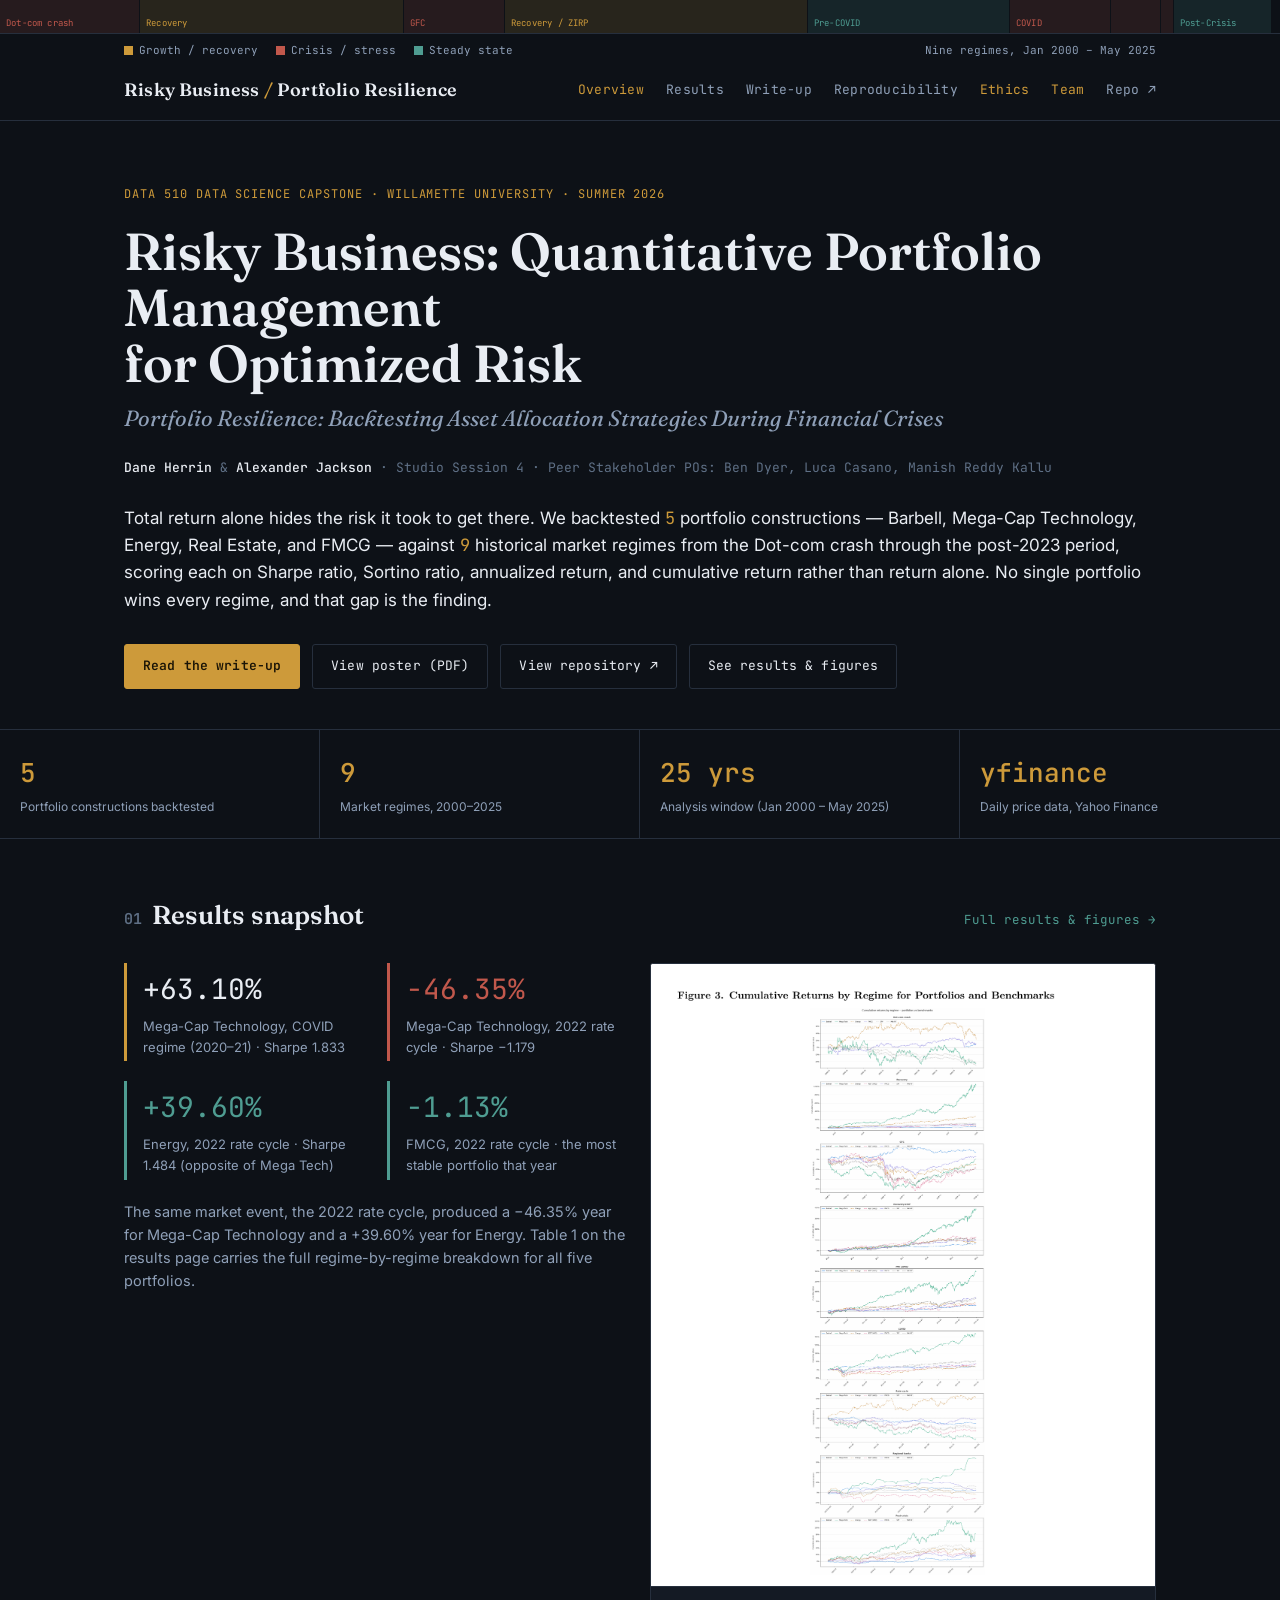
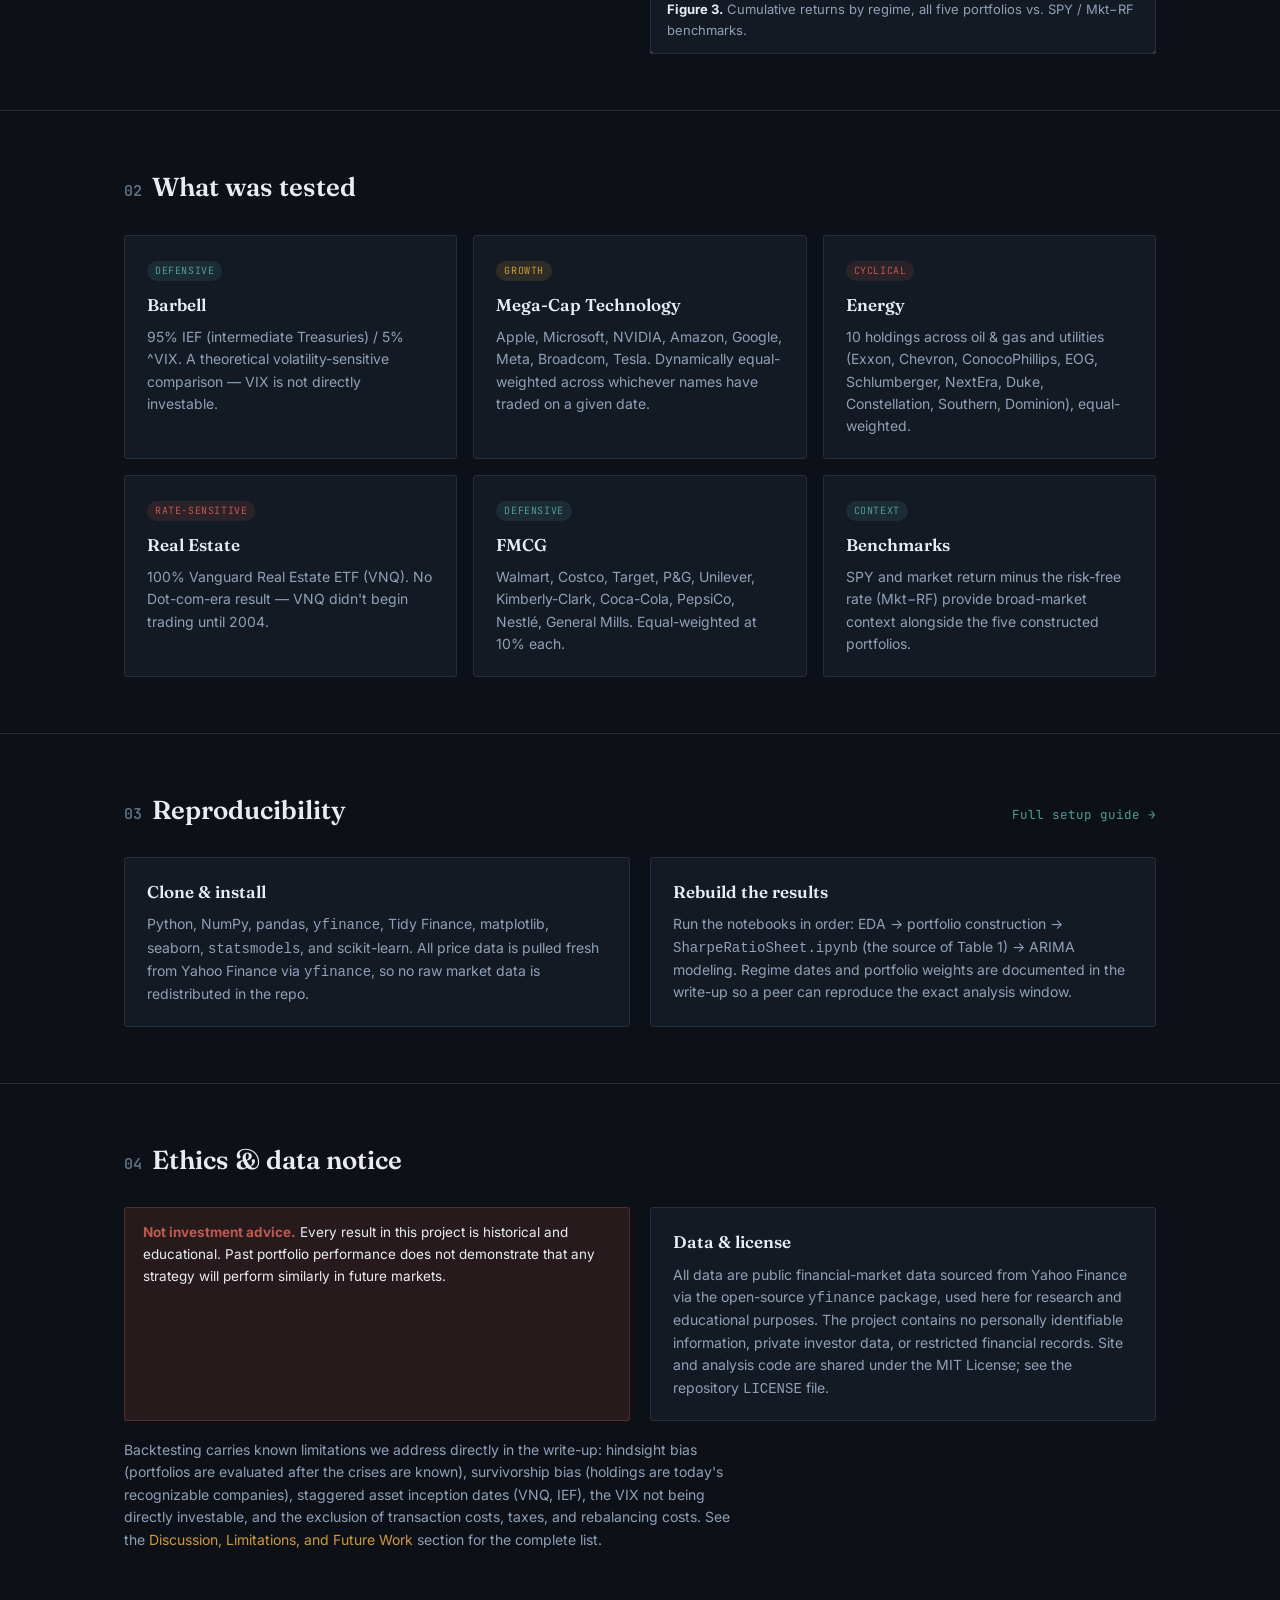
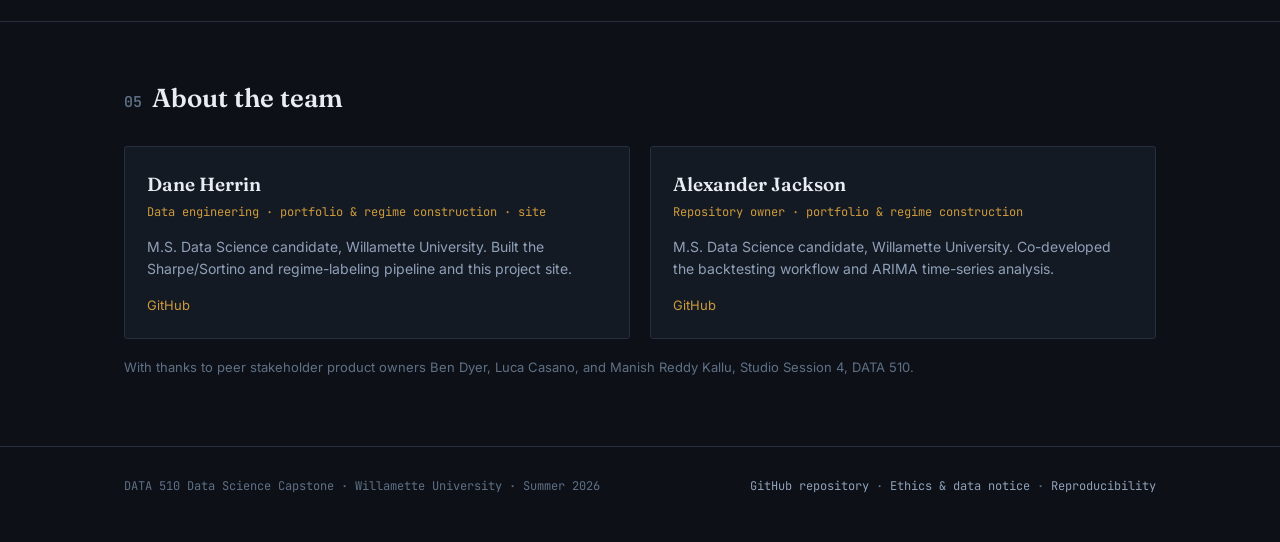
<file: index.html>
<!DOCTYPE html>
<html lang="en">
<head>
<meta charset="UTF-8">
<meta name="viewport" content="width=device-width, initial-scale=1.0">
<title>Risky Business: Quantitative Portfolio Management for Optimized Risk</title>
<meta name="description" content="Backtesting five portfolio strategies across nine market regimes, 2000-2025. DATA 510 capstone, Willamette University.">
<link rel="preconnect" href="https://fonts.googleapis.com">
<link href="https://fonts.googleapis.com/css2?family=Fraunces:ital,wght@0,400;0,600;1,400&family=Inter:wght@400;500;600;700&family=JetBrains+Mono:wght@400;500&display=swap" rel="stylesheet">
<link rel="stylesheet" href="assets/css/style.css">
</head>
<body>
<div class="ledger"><div class="ledger-seg crisis" style="width:10.94%;" title="Dot-com crash"><span>Dot-com crash</span></div><div class="ledger-seg growth" style="width:20.62%;" title="Recovery"><span>Recovery</span></div><div class="ledger-seg crisis" style="width:7.89%;" title="GFC"><span>GFC</span></div><div class="ledger-seg growth" style="width:23.67%;" title="Recovery / ZIRP"><span>Recovery / ZIRP</span></div><div class="ledger-seg steady" style="width:15.78%;" title="Pre-COVID"><span>Pre-COVID</span></div><div class="ledger-seg crisis" style="width:7.89%;" title="COVID"><span>COVID</span></div><div class="ledger-seg crisis" style="width:3.93%;" title="2022 Rate Cycle"></div><div class="ledger-seg crisis" style="width:0.98%;" title="Regional Banking Stress"></div><div class="ledger-seg steady" style="width:7.57%;" title="Post-Crisis"><span>Post-Crisis</span></div></div><div class="wrap"><div class="ledger-key"><span><i class="dot-growth"></i>Growth / recovery</span><span><i class="dot-crisis"></i>Crisis / stress</span><span><i class="dot-steady"></i>Steady state</span><span style="margin-left:auto">Nine regimes, Jan 2000 &ndash; May 2025</span></div></div>

<header class="site">
  <div class="wrap">
    <nav class="site">
      <a class="brand" href="index.html">Risky Business <em>/</em> Portfolio Resilience</a>
      <div class="navlinks">
        <a href="index.html" class="active">Overview</a><a href="results.html">Results</a><a href="writeup.html">Write-up</a><a href="reproducibility.html">Reproducibility</a><a href="index.html#ethics" class="active">Ethics</a><a href="index.html#team" class="active">Team</a>
        <a href="https://github.com/awjackson00/data510--Quant-Back-Testing-" target="_blank" rel="noopener">Repo &#8599;</a>
      </div>
    </nav>
  </div>
</header>


<section class="hero">
  <div class="wrap">
    <div class="eyebrow">DATA 510 Data Science Capstone &middot; Willamette University &middot; Summer 2026</div>
    <h1 class="title">Risky Business: Quantitative Portfolio Management<br>for Optimized Risk</h1>
    <h2 class="subtitle">Portfolio Resilience: Backtesting Asset Allocation Strategies During Financial Crises</h2>
    <div class="byline"><strong>Dane Herrin</strong> &amp; <strong>Alexander Jackson</strong> &middot; Studio Session 4 &middot; Peer Stakeholder POs: Ben Dyer, Luca Casano, Manish Reddy Kallu</div>
    <p class="lede">
      Total return alone hides the risk it took to get there. We backtested <span class="num">5</span> portfolio
      constructions &mdash; Barbell, Mega-Cap Technology, Energy, Real Estate, and FMCG &mdash; against
      <span class="num">9</span> historical market regimes from the Dot-com crash through the post-2023 period,
      scoring each on Sharpe ratio, Sortino ratio, annualized return, and cumulative return rather than return alone.
      No single portfolio wins every regime, and that gap is the finding.
    </p>
    <div class="cta-row">
      <a class="btn primary" href="writeup.html">Read the write-up</a>
      <a class="btn" href="assets/poster.pdf" target="_blank" rel="noopener">View poster (PDF)</a>
      <a class="btn" href="https://github.com/awjackson00/data510--Quant-Back-Testing-" target="_blank" rel="noopener">View repository &#8599;</a>
      <a class="btn" href="results.html">See results &amp; figures</a>
    </div>
  </div>
</section>

<div class="stats">
  <div class="wrap" style="display:contents">
    <div class="stat"><div class="n">5</div><div class="l">Portfolio constructions backtested</div></div>
    <div class="stat"><div class="n">9</div><div class="l">Market regimes, 2000&ndash;2025</div></div>
    <div class="stat"><div class="n">25 yrs</div><div class="l">Analysis window (Jan 2000 &ndash; May 2025)</div></div>
    <div class="stat"><div class="n">yfinance</div><div class="l">Daily price data, Yahoo Finance</div></div>
  </div>
</div>

<section class="block" id="results-snapshot">
  <div class="wrap">
    <div class="block-head">
      <h2 class="h"><span class="no">01</span>Results snapshot</h2>
      <div class="block-link"><a href="results.html">Full results &amp; figures &rarr;</a></div>
    </div>
    <div class="grid-2">
      <div>
        <div class="grid-2" style="margin-bottom:20px">
          <div class="callout">
            <div class="figure">+63.10%</div>
            <div class="cap">Mega-Cap Technology, COVID regime (2020&ndash;21) &middot; Sharpe 1.833</div>
          </div>
          <div class="callout rose">
            <div class="figure">&minus;46.35%</div>
            <div class="cap">Mega-Cap Technology, 2022 rate cycle &middot; Sharpe &minus;1.179</div>
          </div>
          <div class="callout teal">
            <div class="figure">+39.60%</div>
            <div class="cap">Energy, 2022 rate cycle &middot; Sharpe 1.484 (opposite of Mega Tech)</div>
          </div>
          <div class="callout teal">
            <div class="figure">&minus;1.13%</div>
            <div class="cap">FMCG, 2022 rate cycle &middot; the most stable portfolio that year</div>
          </div>
        </div>
        <p style="color:var(--muted); font-size:14.5px;">
          The same market event, the 2022 rate cycle, produced a &minus;46.35% year for Mega-Cap Technology
          and a +39.60% year for Energy. Table&nbsp;1 on the results page carries the full regime-by-regime
          breakdown for all five portfolios.
        </p>
      </div>
      <figure class="fig">
        <img src="assets/figures/figure3.png" alt="Figure 3. Cumulative returns by regime for the five portfolios and benchmarks">
        <figcaption><strong>Figure 3.</strong> Cumulative returns by regime, all five portfolios vs. SPY / Mkt&minus;RF benchmarks.</figcaption>
      </figure>
    </div>
  </div>
</section>

<section class="block" id="portfolios">
  <div class="wrap">
    <div class="block-head"><h2 class="h"><span class="no">02</span>What was tested</h2></div>
    <div class="grid-3">
      <div class="card">
        <span class="tag steady">Defensive</span>
        <h3>Barbell</h3>
        <p>95% IEF (intermediate Treasuries) / 5% ^VIX. A theoretical volatility-sensitive comparison &mdash; VIX is not directly investable.</p>
      </div>
      <div class="card">
        <span class="tag growth">Growth</span>
        <h3>Mega-Cap Technology</h3>
        <p>Apple, Microsoft, NVIDIA, Amazon, Google, Meta, Broadcom, Tesla. Dynamically equal-weighted across whichever names have traded on a given date.</p>
      </div>
      <div class="card">
        <span class="tag crisis">Cyclical</span>
        <h3>Energy</h3>
        <p>10 holdings across oil &amp; gas and utilities (Exxon, Chevron, ConocoPhillips, EOG, Schlumberger, NextEra, Duke, Constellation, Southern, Dominion), equal-weighted.</p>
      </div>
      <div class="card">
        <span class="tag crisis">Rate-sensitive</span>
        <h3>Real Estate</h3>
        <p>100% Vanguard Real Estate ETF (VNQ). No Dot-com-era result &mdash; VNQ didn't begin trading until 2004.</p>
      </div>
      <div class="card">
        <span class="tag steady">Defensive</span>
        <h3>FMCG</h3>
        <p>Walmart, Costco, Target, P&amp;G, Unilever, Kimberly-Clark, Coca-Cola, PepsiCo, Nestl&eacute;, General Mills. Equal-weighted at 10% each.</p>
      </div>
      <div class="card">
        <span class="tag steady">Context</span>
        <h3>Benchmarks</h3>
        <p>SPY and market return minus the risk-free rate (Mkt&minus;RF) provide broad-market context alongside the five constructed portfolios.</p>
      </div>
    </div>
  </div>
</section>

<section class="block" id="reproducibility">
  <div class="wrap">
    <div class="block-head">
      <h2 class="h"><span class="no">03</span>Reproducibility</h2>
      <div class="block-link"><a href="reproducibility.html">Full setup guide &rarr;</a></div>
    </div>
    <div class="grid-2">
      <div class="card">
        <h3>Clone &amp; install</h3>
        <p>Python, NumPy, pandas, <code>yfinance</code>, Tidy Finance, matplotlib, seaborn, <code>statsmodels</code>, and scikit-learn. All price data is pulled fresh from Yahoo Finance via <code>yfinance</code>, so no raw market data is redistributed in the repo.</p>
      </div>
      <div class="card">
        <h3>Rebuild the results</h3>
        <p>Run the notebooks in order: EDA &rarr; portfolio construction &rarr; <code>SharpeRatioSheet.ipynb</code> (the source of Table&nbsp;1) &rarr; ARIMA modeling. Regime dates and portfolio weights are documented in the write-up so a peer can reproduce the exact analysis window.</p>
      </div>
    </div>
  </div>
</section>

<section class="block" id="ethics">
  <div class="wrap">
    <div class="block-head"><h2 class="h"><span class="no">04</span>Ethics &amp; data notice</h2></div>
    <div class="grid-2">
      <div class="notice">
        <strong>Not investment advice.</strong> Every result in this project is historical and educational.
        Past portfolio performance does not demonstrate that any strategy will perform similarly in future markets.
      </div>
      <div class="card">
        <h3>Data &amp; license</h3>
        <p>
          All data are public financial-market data sourced from Yahoo Finance via the open-source
          <code>yfinance</code> package, used here for research and educational purposes. The project contains
          no personally identifiable information, private investor data, or restricted financial records.
          Site and analysis code are shared under the MIT License; see the repository <code>LICENSE</code> file.
        </p>
      </div>
    </div>
    <p style="color:var(--muted); font-size:14px; margin-top:18px; max-width:70ch;">
      Backtesting carries known limitations we address directly in the write-up: hindsight bias (portfolios are
      evaluated after the crises are known), survivorship bias (holdings are today's recognizable companies),
      staggered asset inception dates (VNQ, IEF), the VIX not being directly investable, and the exclusion of
      transaction costs, taxes, and rebalancing costs. See the
      <a href="writeup.html#discussion-limitations-and-future-work">Discussion, Limitations, and Future Work</a> section for the complete list.
    </p>
  </div>
</section>

<section class="block" id="team">
  <div class="wrap">
    <div class="block-head"><h2 class="h"><span class="no">05</span>About the team</h2></div>
    <div class="people">
      <div class="person">
        <div class="name">Dane Herrin</div>
        <div class="role">Data engineering &middot; portfolio &amp; regime construction &middot; site</div>
        <p style="color:var(--muted); font-size:14px;">M.S. Data Science candidate, Willamette University. Built the Sharpe/Sortino and regime-labeling pipeline and this project site.</p>
        <div class="links">
          <a href="https://github.com/DaneHerrin" target="_blank" rel="noopener">GitHub</a>
        </div>
      </div>
      <div class="person">
        <div class="name">Alexander Jackson</div>
        <div class="role">Repository owner &middot; portfolio &amp; regime construction</div>
        <p style="color:var(--muted); font-size:14px;">M.S. Data Science candidate, Willamette University. Co-developed the backtesting workflow and ARIMA time-series analysis.</p>
        <div class="links">
          <a href="https://github.com/awjackson00" target="_blank" rel="noopener">GitHub</a>
        </div>
      </div>
    </div>
    <p style="color:var(--muted-2); font-size:13px; margin-top:18px;">
      With thanks to peer stakeholder product owners Ben Dyer, Luca Casano, and Manish Reddy Kallu, Studio Session 4, DATA 510.
    </p>
  </div>
</section>

<footer class="site">
  <div class="wrap">
    <div class="foot-row">
      <span>DATA 510 Data Science Capstone &middot; Willamette University &middot; Summer 2026</span>
      <span>
        <a href="https://github.com/awjackson00/data510--Quant-Back-Testing-" target="_blank" rel="noopener">GitHub repository</a> &middot;
        <a href="index.html#ethics">Ethics &amp; data notice</a> &middot;
        <a href="reproducibility.html">Reproducibility</a>
      </span>
    </div>
  </div>
</footer>
</body>
</html>
</file>
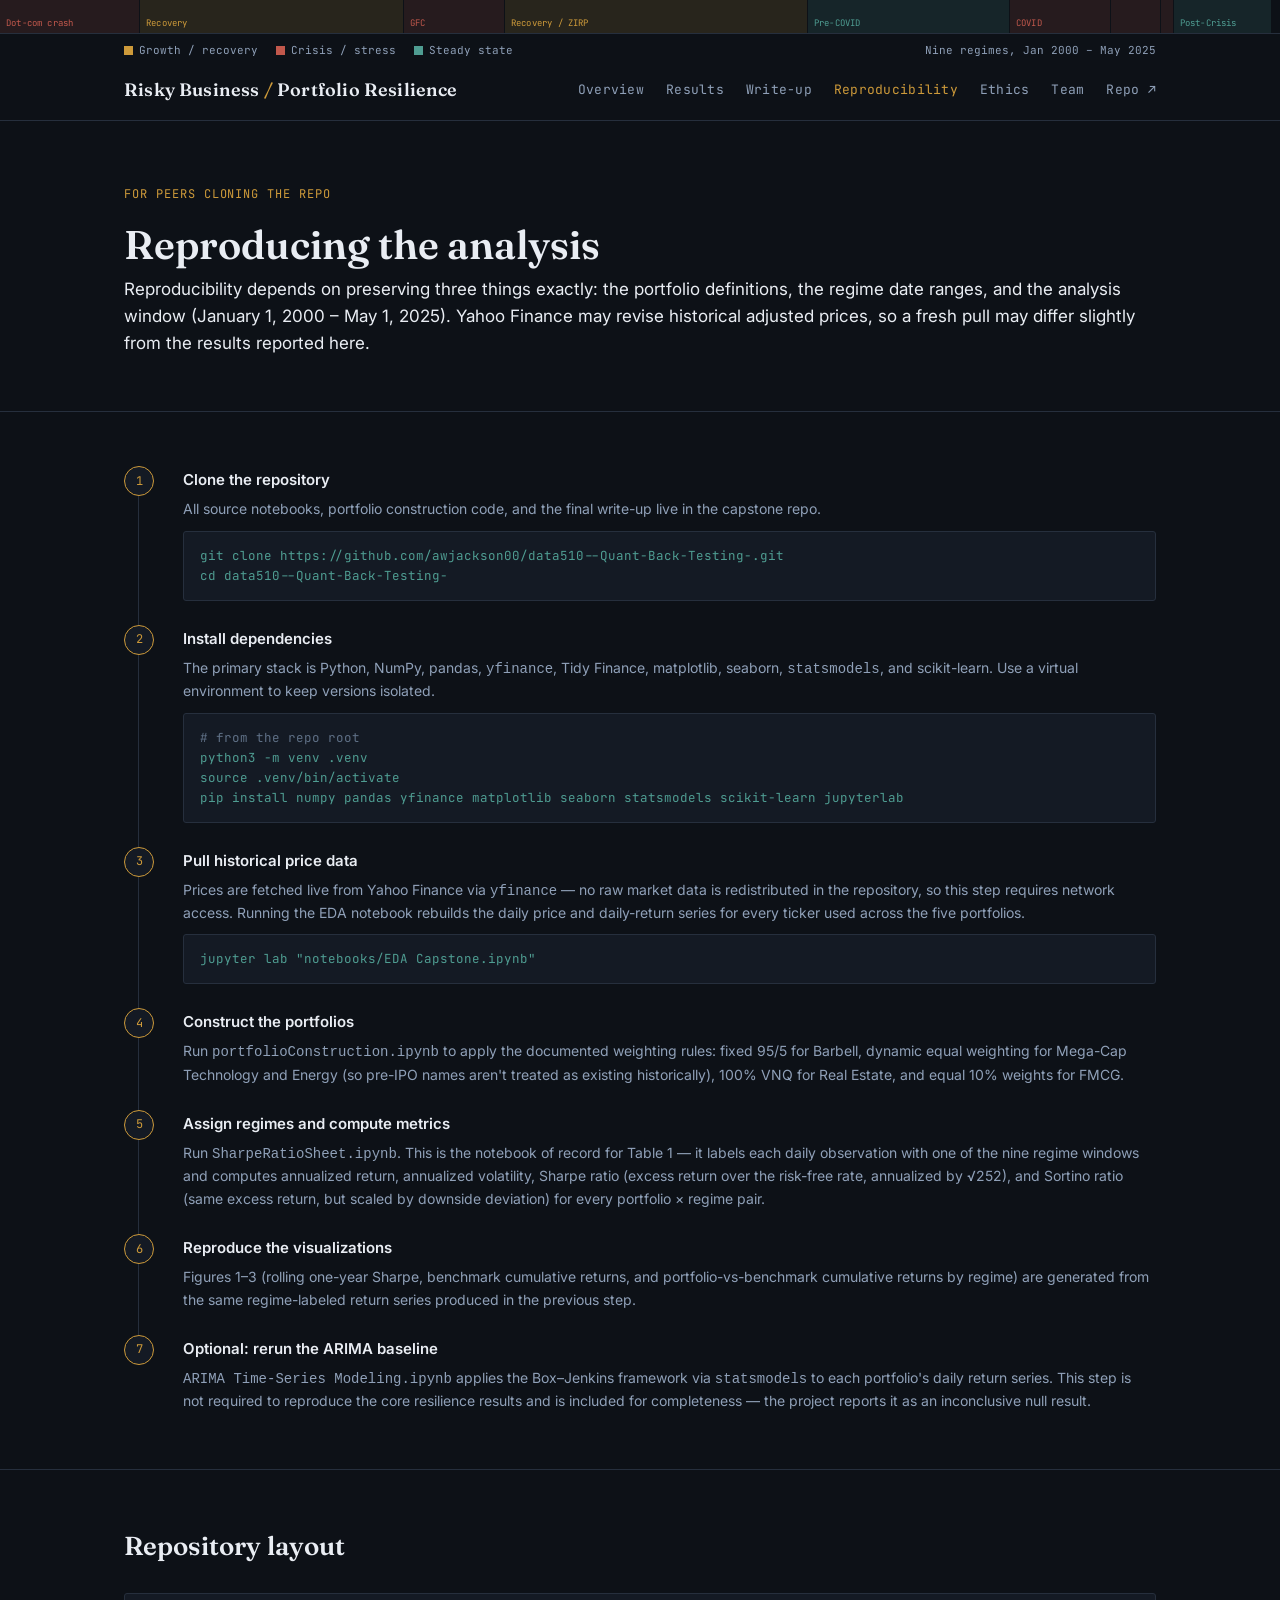
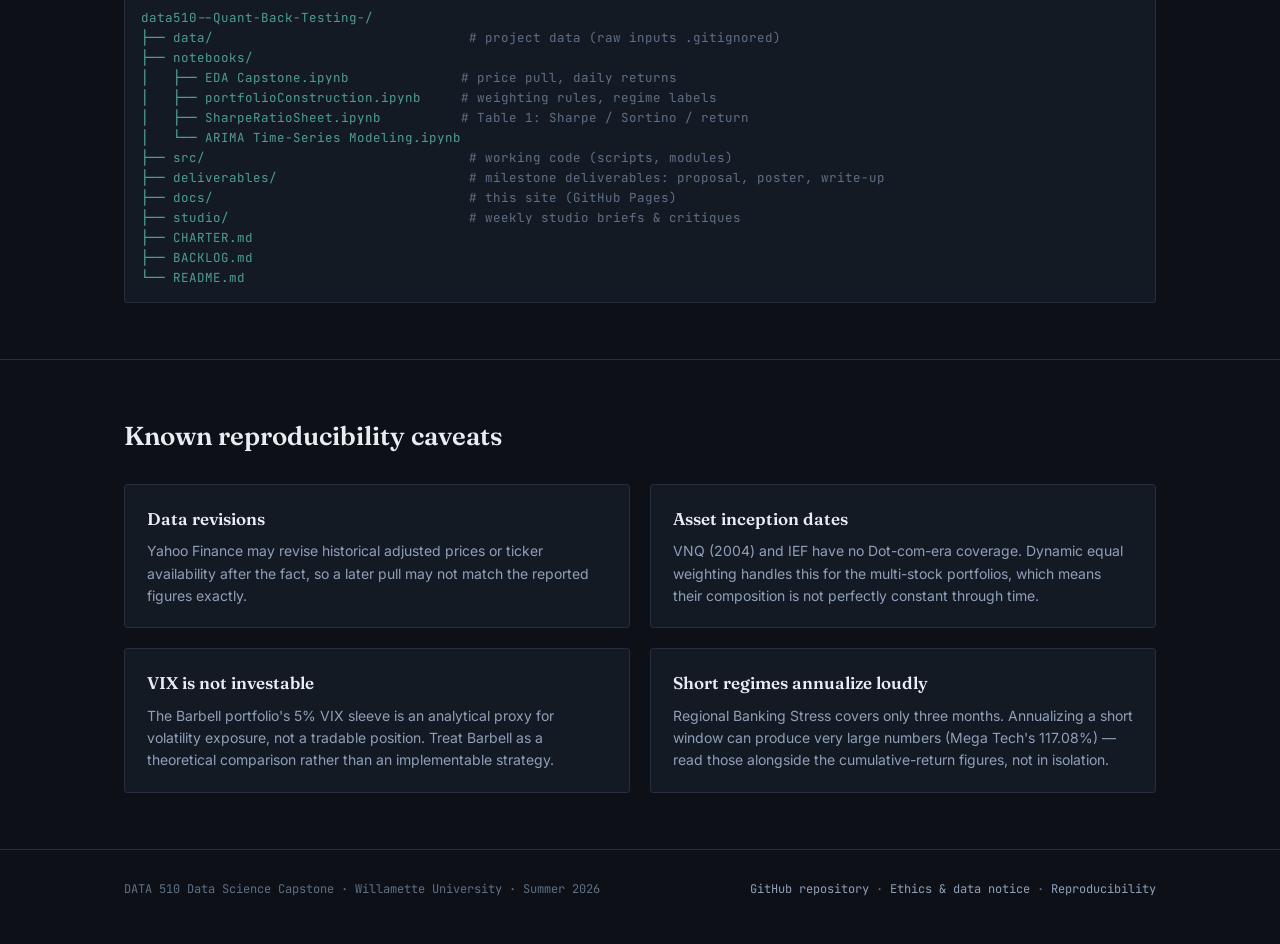
<file: reproducibility.html>
<!DOCTYPE html>
<html lang="en">
<head>
<meta charset="UTF-8">
<meta name="viewport" content="width=device-width, initial-scale=1.0">
<title>Reproducibility — Risky Business</title>
<meta name="description" content="Clone, install, and reproduce the Portfolio Resilience backtesting results.">
<link rel="preconnect" href="https://fonts.googleapis.com">
<link href="https://fonts.googleapis.com/css2?family=Fraunces:ital,wght@0,400;0,600;1,400&family=Inter:wght@400;500;600;700&family=JetBrains+Mono:wght@400;500&display=swap" rel="stylesheet">
<link rel="stylesheet" href="assets/css/style.css">
</head>
<body>
<div class="ledger"><div class="ledger-seg crisis" style="width:10.94%;" title="Dot-com crash"><span>Dot-com crash</span></div><div class="ledger-seg growth" style="width:20.62%;" title="Recovery"><span>Recovery</span></div><div class="ledger-seg crisis" style="width:7.89%;" title="GFC"><span>GFC</span></div><div class="ledger-seg growth" style="width:23.67%;" title="Recovery / ZIRP"><span>Recovery / ZIRP</span></div><div class="ledger-seg steady" style="width:15.78%;" title="Pre-COVID"><span>Pre-COVID</span></div><div class="ledger-seg crisis" style="width:7.89%;" title="COVID"><span>COVID</span></div><div class="ledger-seg crisis" style="width:3.93%;" title="2022 Rate Cycle"></div><div class="ledger-seg crisis" style="width:0.98%;" title="Regional Banking Stress"></div><div class="ledger-seg steady" style="width:7.57%;" title="Post-Crisis"><span>Post-Crisis</span></div></div><div class="wrap"><div class="ledger-key"><span><i class="dot-growth"></i>Growth / recovery</span><span><i class="dot-crisis"></i>Crisis / stress</span><span><i class="dot-steady"></i>Steady state</span><span style="margin-left:auto">Nine regimes, Jan 2000 &ndash; May 2025</span></div></div>

<header class="site">
  <div class="wrap">
    <nav class="site">
      <a class="brand" href="index.html">Risky Business <em>/</em> Portfolio Resilience</a>
      <div class="navlinks">
        <a href="index.html">Overview</a><a href="results.html">Results</a><a href="writeup.html">Write-up</a><a href="reproducibility.html" class="active">Reproducibility</a><a href="index.html#ethics">Ethics</a><a href="index.html#team">Team</a>
        <a href="https://github.com/awjackson00/data510--Quant-Back-Testing-" target="_blank" rel="noopener">Repo &#8599;</a>
      </div>
    </nav>
  </div>
</header>

<section class="hero" style="padding-bottom:24px;">
  <div class="wrap">
    <div class="eyebrow">For peers cloning the repo</div>
    <h1 class="title" style="font-size:clamp(28px,4vw,40px)">Reproducing the analysis</h1>
    <p class="lede">
      Reproducibility depends on preserving three things exactly: the portfolio definitions, the regime date
      ranges, and the analysis window (January 1, 2000 &ndash; May 1, 2025). Yahoo Finance may revise historical
      adjusted prices, so a fresh pull may differ slightly from the results reported here.
    </p>
  </div>
</section>

<section class="block">
  <div class="wrap">
    <ol class="steps">
      <li>
        <h4>Clone the repository</h4>
        <p>All source notebooks, portfolio construction code, and the final write-up live in the capstone repo.</p>
        <pre class="code">git clone https://github.com/awjackson00/data510--Quant-Back-Testing-.git
cd data510--Quant-Back-Testing-</pre>
      </li>
      <li>
        <h4>Install dependencies</h4>
        <p>The primary stack is Python, NumPy, pandas, <code>yfinance</code>, Tidy Finance, matplotlib, seaborn,
        <code>statsmodels</code>, and scikit-learn. Use a virtual environment to keep versions isolated.</p>
        <pre class="code"><span class="c"># from the repo root</span>
python3 -m venv .venv
source .venv/bin/activate
pip install numpy pandas yfinance matplotlib seaborn statsmodels scikit-learn jupyterlab</pre>
      </li>
      <li>
        <h4>Pull historical price data</h4>
        <p>Prices are fetched live from Yahoo Finance via <code>yfinance</code> &mdash; no raw market data is
        redistributed in the repository, so this step requires network access. Running the EDA notebook rebuilds
        the daily price and daily-return series for every ticker used across the five portfolios.</p>
        <pre class="code">jupyter lab "notebooks/EDA Capstone.ipynb"</pre>
      </li>
      <li>
        <h4>Construct the portfolios</h4>
        <p>Run <code>portfolioConstruction.ipynb</code> to apply the documented weighting rules: fixed 95/5 for
        Barbell, dynamic equal weighting for Mega-Cap Technology and Energy (so pre-IPO names aren't treated as
        existing historically), 100% VNQ for Real Estate, and equal 10% weights for FMCG.</p>
      </li>
      <li>
        <h4>Assign regimes and compute metrics</h4>
        <p>Run <code>SharpeRatioSheet.ipynb</code>. This is the notebook of record for Table 1 &mdash; it labels
        each daily observation with one of the nine regime windows and computes annualized return, annualized
        volatility, Sharpe ratio (excess return over the risk-free rate, annualized by &radic;252), and Sortino
        ratio (same excess return, but scaled by downside deviation) for every portfolio &times; regime pair.</p>
      </li>
      <li>
        <h4>Reproduce the visualizations</h4>
        <p>Figures 1&ndash;3 (rolling one-year Sharpe, benchmark cumulative returns, and portfolio-vs-benchmark
        cumulative returns by regime) are generated from the same regime-labeled return series produced in the
        previous step.</p>
      </li>
      <li>
        <h4>Optional: rerun the ARIMA baseline</h4>
        <p><code>ARIMA Time-Series Modeling.ipynb</code> applies the Box&ndash;Jenkins framework via
        <code>statsmodels</code> to each portfolio's daily return series. This step is not required to reproduce
        the core resilience results and is included for completeness &mdash; the project reports it as an
        inconclusive null result.</p>
      </li>
    </ol>
  </div>
</section>

<section class="block">
  <div class="wrap">
    <div class="block-head"><h2 class="h">Repository layout</h2></div>
    <pre class="code">data510--Quant-Back-Testing-/
├── data/                                <span class="c"># project data (raw inputs .gitignored)</span>
├── notebooks/
│   ├── EDA Capstone.ipynb              <span class="c"># price pull, daily returns</span>
│   ├── portfolioConstruction.ipynb     <span class="c"># weighting rules, regime labels</span>
│   ├── SharpeRatioSheet.ipynb          <span class="c"># Table 1: Sharpe / Sortino / return</span>
│   └── ARIMA Time-Series Modeling.ipynb
├── src/                                 <span class="c"># working code (scripts, modules)</span>
├── deliverables/                        <span class="c"># milestone deliverables: proposal, poster, write-up</span>
├── docs/                                <span class="c"># this site (GitHub Pages)</span>
├── studio/                              <span class="c"># weekly studio briefs &amp; critiques</span>
├── CHARTER.md
├── BACKLOG.md
└── README.md</pre>
  </div>
</section>

<section class="block">
  <div class="wrap">
    <div class="block-head"><h2 class="h">Known reproducibility caveats</h2></div>
    <div class="grid-2">
      <div class="card">
        <h3>Data revisions</h3>
        <p>Yahoo Finance may revise historical adjusted prices or ticker availability after the fact, so a later
        pull may not match the reported figures exactly.</p>
      </div>
      <div class="card">
        <h3>Asset inception dates</h3>
        <p>VNQ (2004) and IEF have no Dot-com-era coverage. Dynamic equal weighting handles this for the
        multi-stock portfolios, which means their composition is not perfectly constant through time.</p>
      </div>
      <div class="card">
        <h3>VIX is not investable</h3>
        <p>The Barbell portfolio's 5% VIX sleeve is an analytical proxy for volatility exposure, not a tradable
        position. Treat Barbell as a theoretical comparison rather than an implementable strategy.</p>
      </div>
      <div class="card">
        <h3>Short regimes annualize loudly</h3>
        <p>Regional Banking Stress covers only three months. Annualizing a short window can produce very large
        numbers (Mega Tech's 117.08%) &mdash; read those alongside the cumulative-return figures, not in isolation.</p>
      </div>
    </div>
  </div>
</section>

<footer class="site">
  <div class="wrap">
    <div class="foot-row">
      <span>DATA 510 Data Science Capstone &middot; Willamette University &middot; Summer 2026</span>
      <span>
        <a href="https://github.com/awjackson00/data510--Quant-Back-Testing-" target="_blank" rel="noopener">GitHub repository</a> &middot;
        <a href="index.html#ethics">Ethics &amp; data notice</a> &middot;
        <a href="reproducibility.html">Reproducibility</a>
      </span>
    </div>
  </div>
</footer>
</body>
</html>
</file>
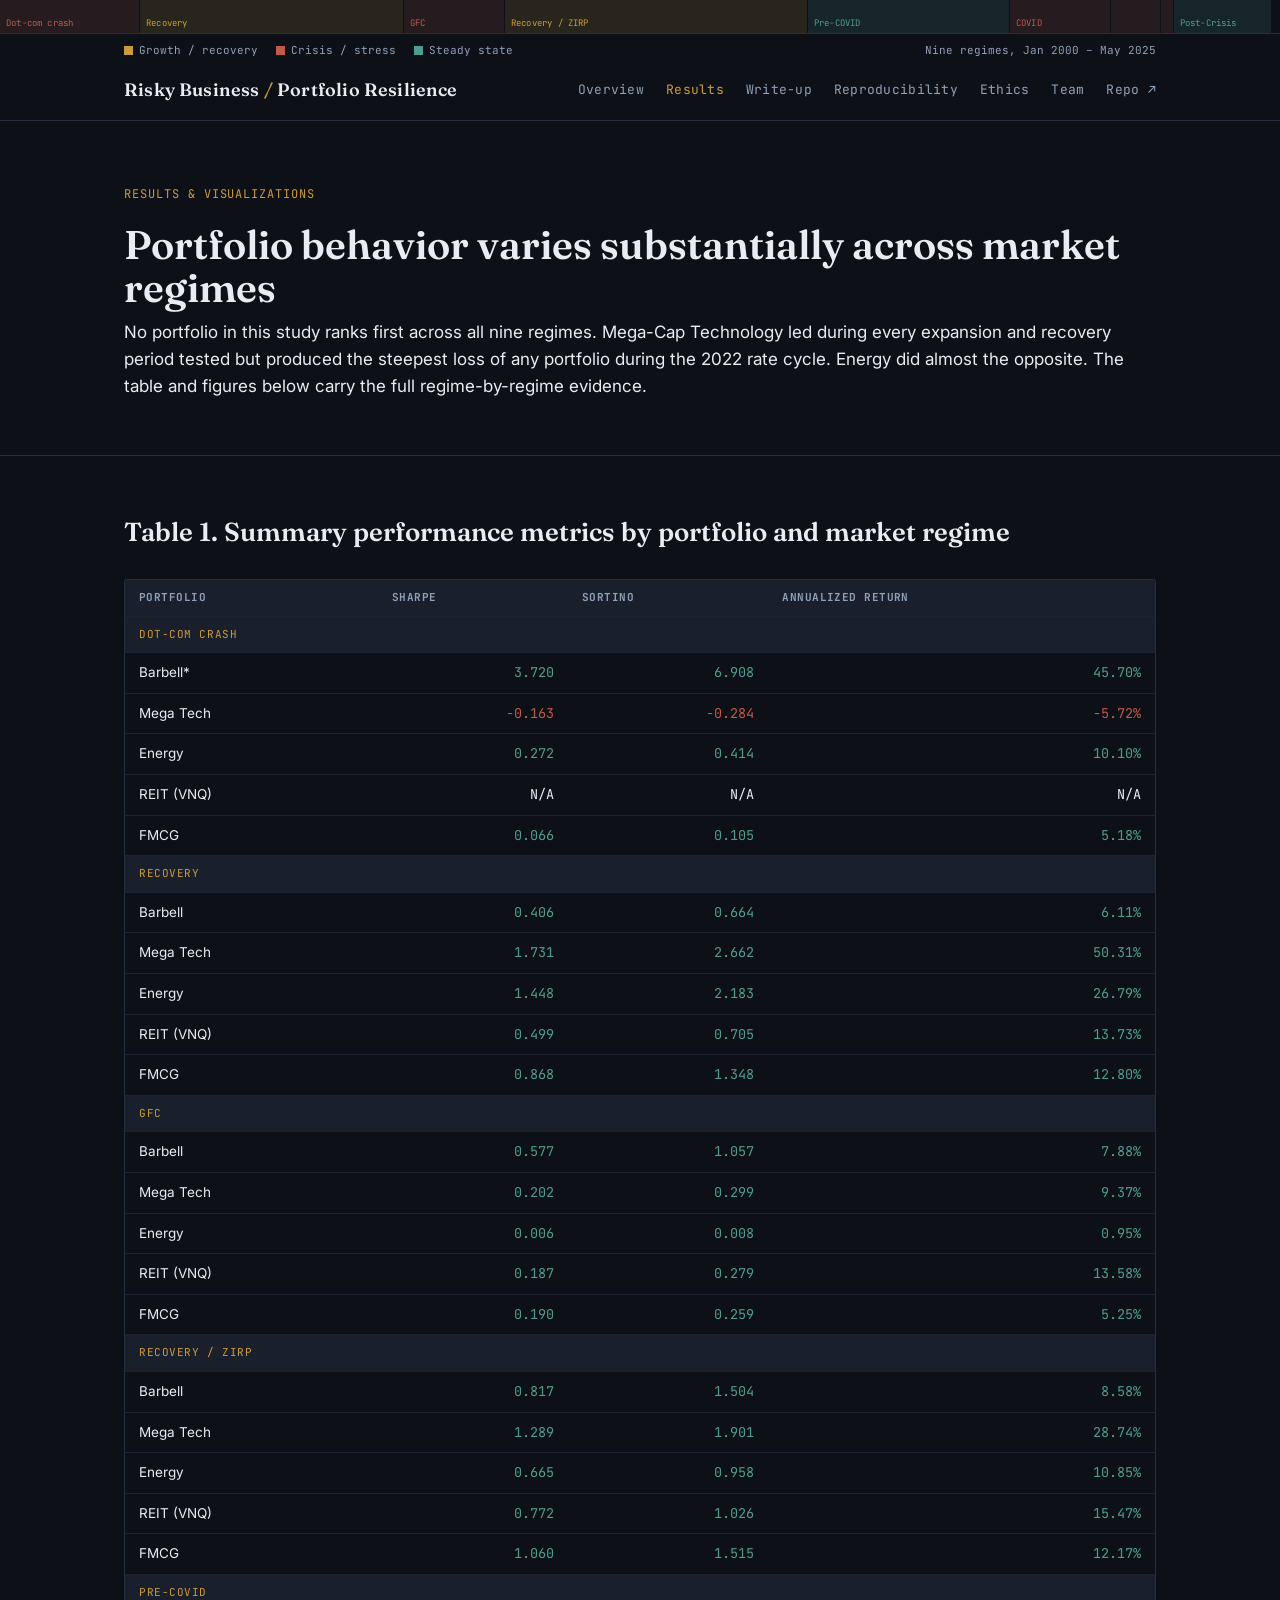
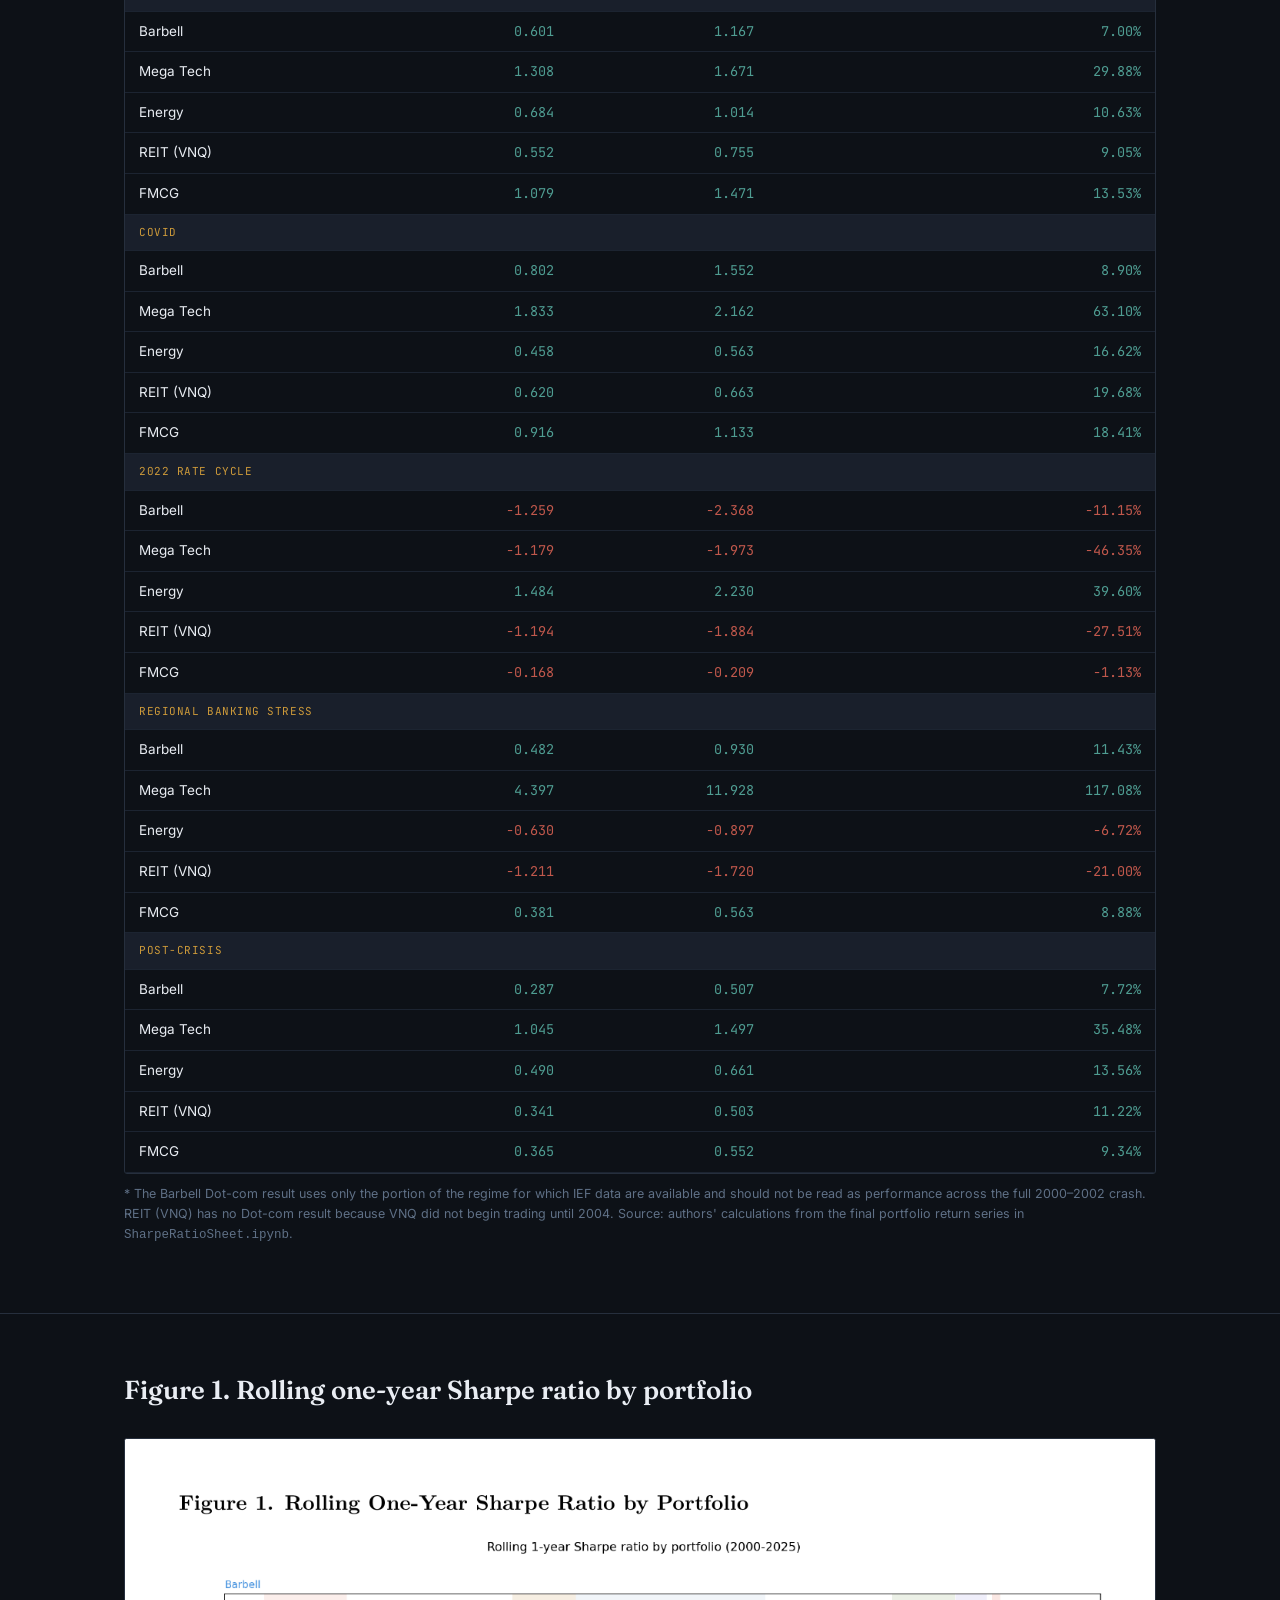
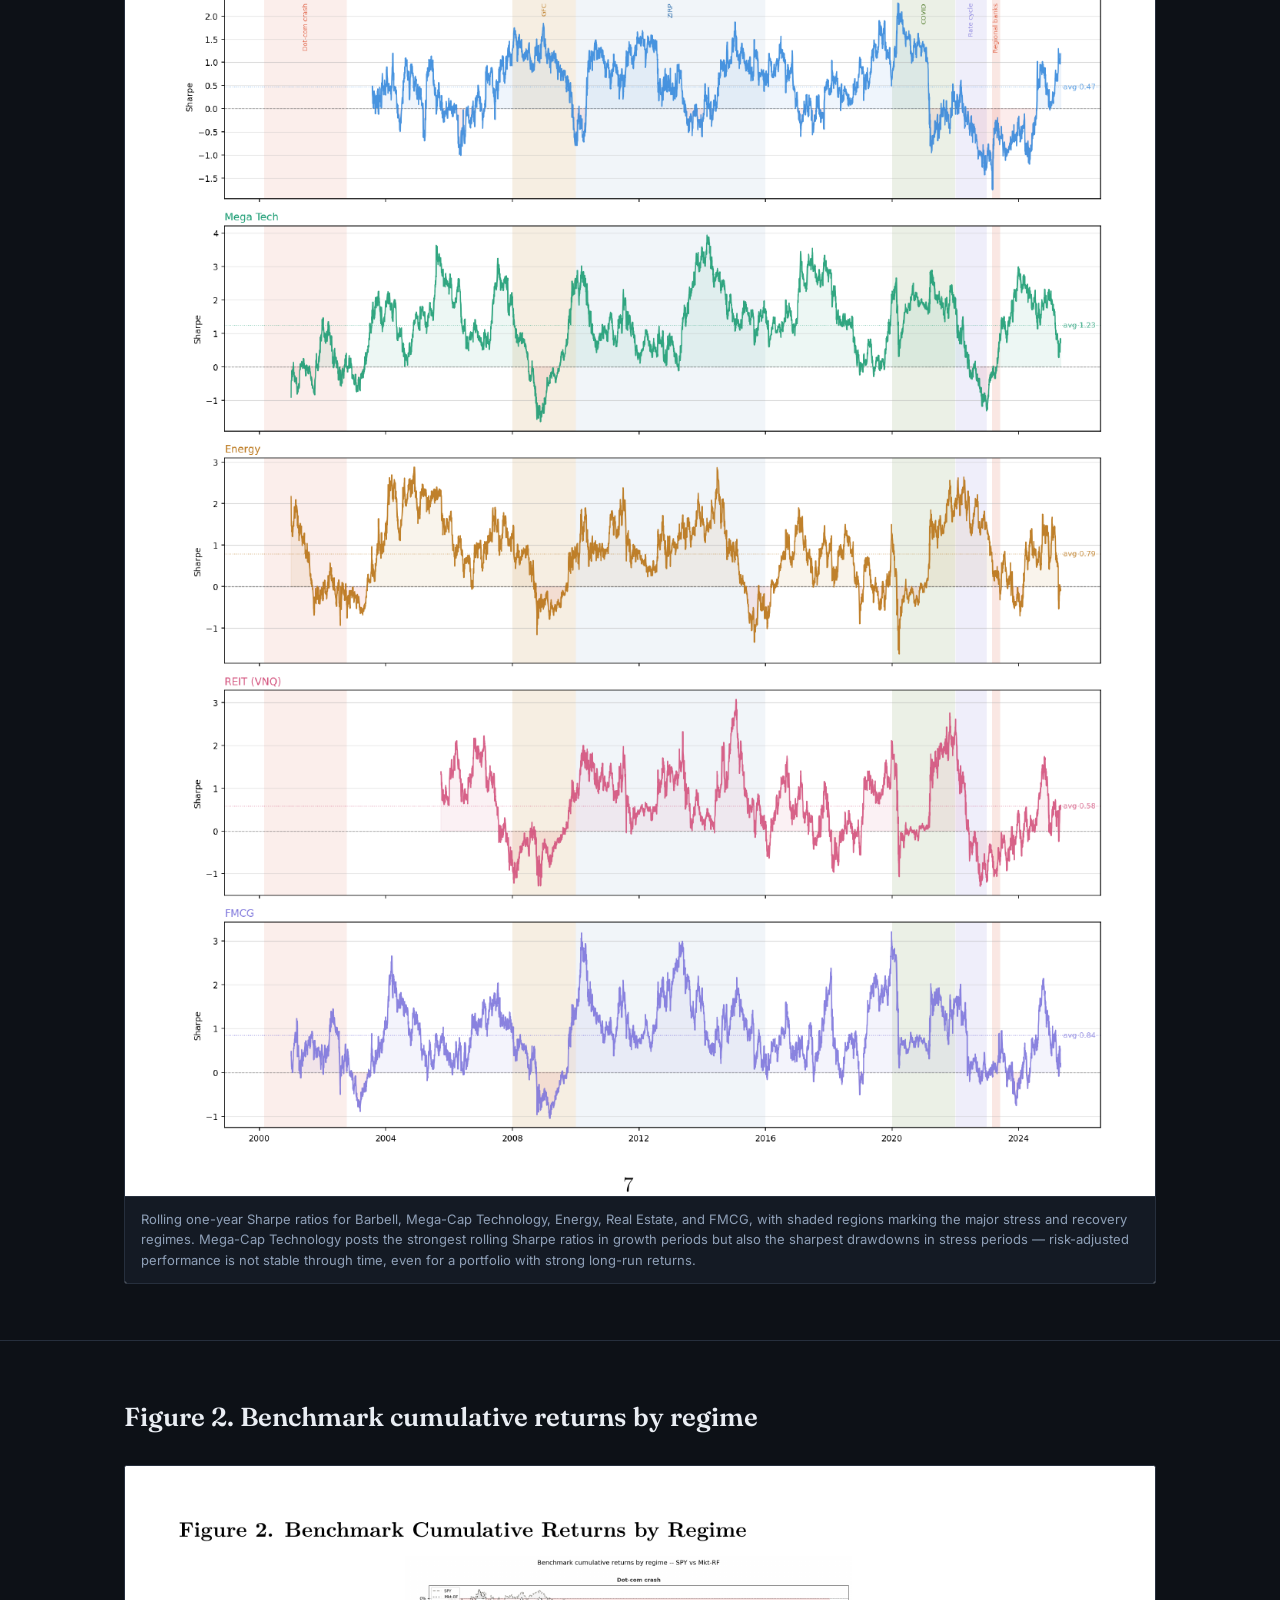
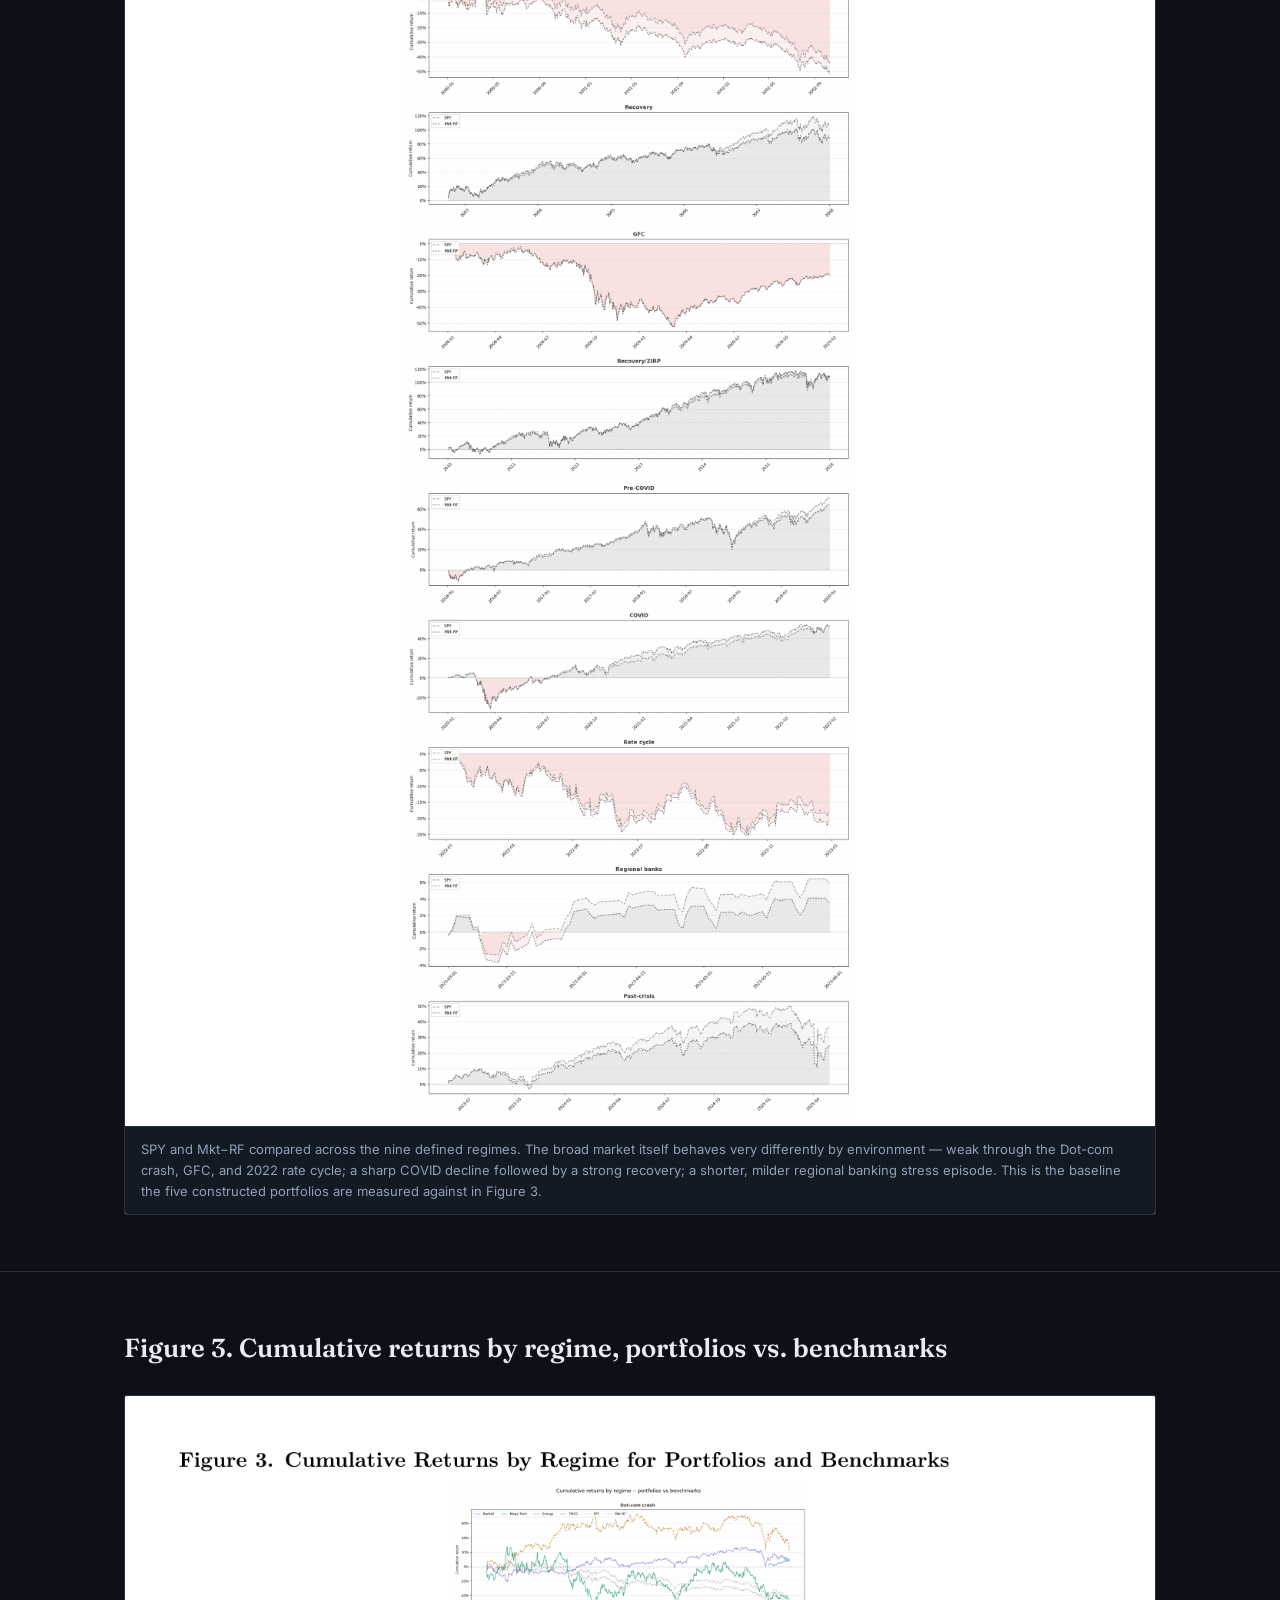
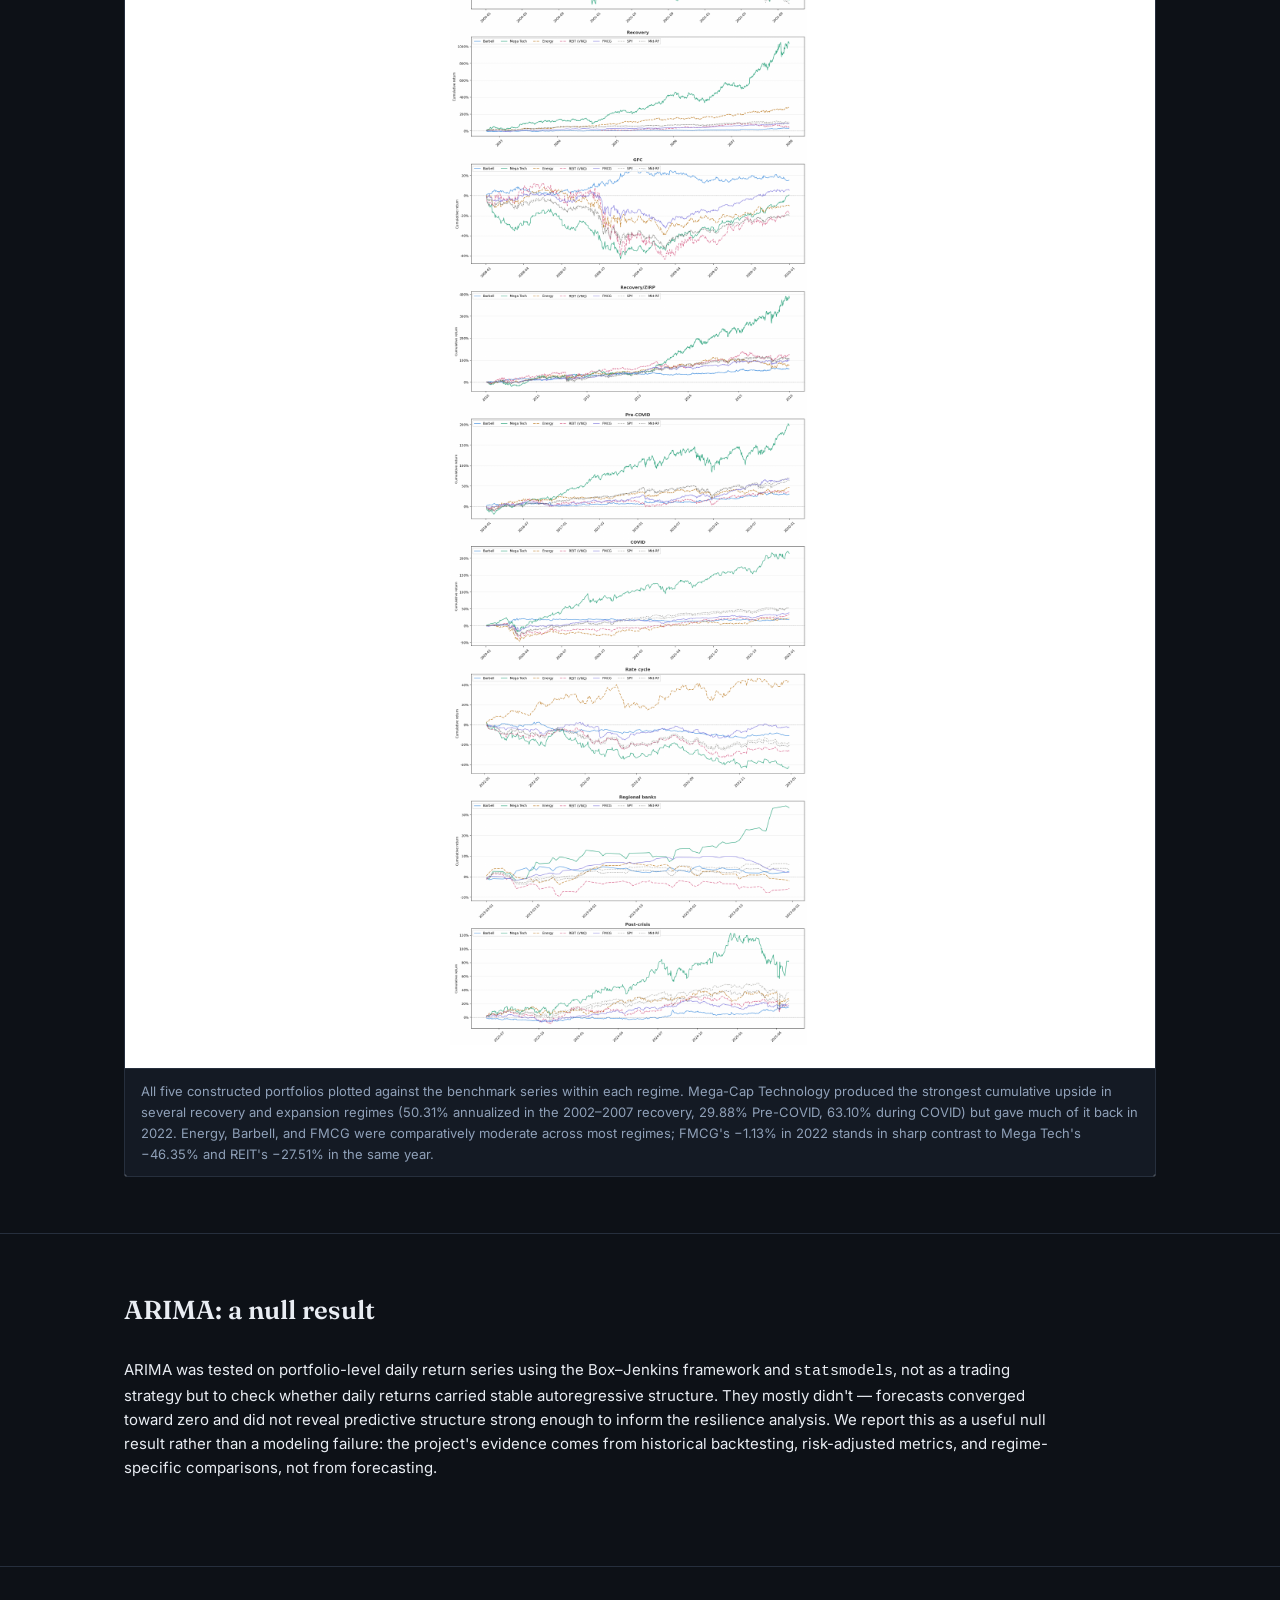
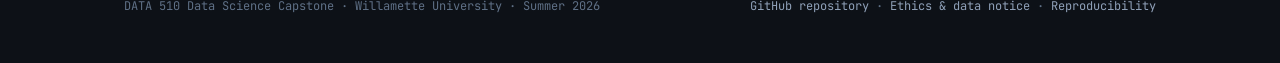
<file: results.html>
<!DOCTYPE html>
<html lang="en">
<head>
<meta charset="UTF-8">
<meta name="viewport" content="width=device-width, initial-scale=1.0">
<title>Results & Figures — Risky Business</title>
<meta name="description" content="Table 1 and Figures 1-3 from the Portfolio Resilience capstone: Sharpe, Sortino, and cumulative returns across nine market regimes.">
<link rel="preconnect" href="https://fonts.googleapis.com">
<link href="https://fonts.googleapis.com/css2?family=Fraunces:ital,wght@0,400;0,600;1,400&family=Inter:wght@400;500;600;700&family=JetBrains+Mono:wght@400;500&display=swap" rel="stylesheet">
<link rel="stylesheet" href="assets/css/style.css">
</head>
<body>
<div class="ledger"><div class="ledger-seg crisis" style="width:10.94%;" title="Dot-com crash"><span>Dot-com crash</span></div><div class="ledger-seg growth" style="width:20.62%;" title="Recovery"><span>Recovery</span></div><div class="ledger-seg crisis" style="width:7.89%;" title="GFC"><span>GFC</span></div><div class="ledger-seg growth" style="width:23.67%;" title="Recovery / ZIRP"><span>Recovery / ZIRP</span></div><div class="ledger-seg steady" style="width:15.78%;" title="Pre-COVID"><span>Pre-COVID</span></div><div class="ledger-seg crisis" style="width:7.89%;" title="COVID"><span>COVID</span></div><div class="ledger-seg crisis" style="width:3.93%;" title="2022 Rate Cycle"></div><div class="ledger-seg crisis" style="width:0.98%;" title="Regional Banking Stress"></div><div class="ledger-seg steady" style="width:7.57%;" title="Post-Crisis"><span>Post-Crisis</span></div></div><div class="wrap"><div class="ledger-key"><span><i class="dot-growth"></i>Growth / recovery</span><span><i class="dot-crisis"></i>Crisis / stress</span><span><i class="dot-steady"></i>Steady state</span><span style="margin-left:auto">Nine regimes, Jan 2000 &ndash; May 2025</span></div></div>

<header class="site">
  <div class="wrap">
    <nav class="site">
      <a class="brand" href="index.html">Risky Business <em>/</em> Portfolio Resilience</a>
      <div class="navlinks">
        <a href="index.html">Overview</a><a href="results.html" class="active">Results</a><a href="writeup.html">Write-up</a><a href="reproducibility.html">Reproducibility</a><a href="index.html#ethics">Ethics</a><a href="index.html#team">Team</a>
        <a href="https://github.com/awjackson00/data510--Quant-Back-Testing-" target="_blank" rel="noopener">Repo &#8599;</a>
      </div>
    </nav>
  </div>
</header>

<section class="hero" style="padding-bottom:24px;">
  <div class="wrap">
    <div class="eyebrow">Results &amp; visualizations</div>
    <h1 class="title" style="font-size:clamp(28px,4vw,40px)">Portfolio behavior varies substantially across market regimes</h1>
    <p class="lede">No portfolio in this study ranks first across all nine regimes. Mega-Cap Technology led during
    every expansion and recovery period tested but produced the steepest loss of any portfolio during the 2022
    rate cycle. Energy did almost the opposite. The table and figures below carry the full regime-by-regime
    evidence.</p>
  </div>
</section>

<section class="block">
  <div class="wrap">
    <div class="block-head"><h2 class="h">Table 1. Summary performance metrics by portfolio and market regime</h2></div>
    
<div class="table-wrap">
<table class="data">
<thead><tr><th>Portfolio</th><th>Sharpe</th><th>Sortino</th><th>Annualized return</th></tr></thead>
<tbody>
<tr class="section-row"><td colspan="5">Dot-com crash</td></tr><tr><td>Barbell*</td><td class="num pos">3.720</td><td class="num pos">6.908</td><td class="num pos">45.70%</td></tr><tr><td>Mega Tech</td><td class="num neg">-0.163</td><td class="num neg">-0.284</td><td class="num neg">-5.72%</td></tr><tr><td>Energy</td><td class="num pos">0.272</td><td class="num pos">0.414</td><td class="num pos">10.10%</td></tr><tr><td>REIT (VNQ)</td><td class="num ">N/A</td><td class="num ">N/A</td><td class="num ">N/A</td></tr><tr><td>FMCG</td><td class="num pos">0.066</td><td class="num pos">0.105</td><td class="num pos">5.18%</td></tr><tr class="section-row"><td colspan="5">Recovery</td></tr><tr><td>Barbell</td><td class="num pos">0.406</td><td class="num pos">0.664</td><td class="num pos">6.11%</td></tr><tr><td>Mega Tech</td><td class="num pos">1.731</td><td class="num pos">2.662</td><td class="num pos">50.31%</td></tr><tr><td>Energy</td><td class="num pos">1.448</td><td class="num pos">2.183</td><td class="num pos">26.79%</td></tr><tr><td>REIT (VNQ)</td><td class="num pos">0.499</td><td class="num pos">0.705</td><td class="num pos">13.73%</td></tr><tr><td>FMCG</td><td class="num pos">0.868</td><td class="num pos">1.348</td><td class="num pos">12.80%</td></tr><tr class="section-row"><td colspan="5">GFC</td></tr><tr><td>Barbell</td><td class="num pos">0.577</td><td class="num pos">1.057</td><td class="num pos">7.88%</td></tr><tr><td>Mega Tech</td><td class="num pos">0.202</td><td class="num pos">0.299</td><td class="num pos">9.37%</td></tr><tr><td>Energy</td><td class="num pos">0.006</td><td class="num pos">0.008</td><td class="num pos">0.95%</td></tr><tr><td>REIT (VNQ)</td><td class="num pos">0.187</td><td class="num pos">0.279</td><td class="num pos">13.58%</td></tr><tr><td>FMCG</td><td class="num pos">0.190</td><td class="num pos">0.259</td><td class="num pos">5.25%</td></tr><tr class="section-row"><td colspan="5">Recovery / ZIRP</td></tr><tr><td>Barbell</td><td class="num pos">0.817</td><td class="num pos">1.504</td><td class="num pos">8.58%</td></tr><tr><td>Mega Tech</td><td class="num pos">1.289</td><td class="num pos">1.901</td><td class="num pos">28.74%</td></tr><tr><td>Energy</td><td class="num pos">0.665</td><td class="num pos">0.958</td><td class="num pos">10.85%</td></tr><tr><td>REIT (VNQ)</td><td class="num pos">0.772</td><td class="num pos">1.026</td><td class="num pos">15.47%</td></tr><tr><td>FMCG</td><td class="num pos">1.060</td><td class="num pos">1.515</td><td class="num pos">12.17%</td></tr><tr class="section-row"><td colspan="5">Pre-COVID</td></tr><tr><td>Barbell</td><td class="num pos">0.601</td><td class="num pos">1.167</td><td class="num pos">7.00%</td></tr><tr><td>Mega Tech</td><td class="num pos">1.308</td><td class="num pos">1.671</td><td class="num pos">29.88%</td></tr><tr><td>Energy</td><td class="num pos">0.684</td><td class="num pos">1.014</td><td class="num pos">10.63%</td></tr><tr><td>REIT (VNQ)</td><td class="num pos">0.552</td><td class="num pos">0.755</td><td class="num pos">9.05%</td></tr><tr><td>FMCG</td><td class="num pos">1.079</td><td class="num pos">1.471</td><td class="num pos">13.53%</td></tr><tr class="section-row"><td colspan="5">COVID</td></tr><tr><td>Barbell</td><td class="num pos">0.802</td><td class="num pos">1.552</td><td class="num pos">8.90%</td></tr><tr><td>Mega Tech</td><td class="num pos">1.833</td><td class="num pos">2.162</td><td class="num pos">63.10%</td></tr><tr><td>Energy</td><td class="num pos">0.458</td><td class="num pos">0.563</td><td class="num pos">16.62%</td></tr><tr><td>REIT (VNQ)</td><td class="num pos">0.620</td><td class="num pos">0.663</td><td class="num pos">19.68%</td></tr><tr><td>FMCG</td><td class="num pos">0.916</td><td class="num pos">1.133</td><td class="num pos">18.41%</td></tr><tr class="section-row"><td colspan="5">2022 Rate Cycle</td></tr><tr><td>Barbell</td><td class="num neg">-1.259</td><td class="num neg">-2.368</td><td class="num neg">-11.15%</td></tr><tr><td>Mega Tech</td><td class="num neg">-1.179</td><td class="num neg">-1.973</td><td class="num neg">-46.35%</td></tr><tr><td>Energy</td><td class="num pos">1.484</td><td class="num pos">2.230</td><td class="num pos">39.60%</td></tr><tr><td>REIT (VNQ)</td><td class="num neg">-1.194</td><td class="num neg">-1.884</td><td class="num neg">-27.51%</td></tr><tr><td>FMCG</td><td class="num neg">-0.168</td><td class="num neg">-0.209</td><td class="num neg">-1.13%</td></tr><tr class="section-row"><td colspan="5">Regional Banking Stress</td></tr><tr><td>Barbell</td><td class="num pos">0.482</td><td class="num pos">0.930</td><td class="num pos">11.43%</td></tr><tr><td>Mega Tech</td><td class="num pos">4.397</td><td class="num pos">11.928</td><td class="num pos">117.08%</td></tr><tr><td>Energy</td><td class="num neg">-0.630</td><td class="num neg">-0.897</td><td class="num neg">-6.72%</td></tr><tr><td>REIT (VNQ)</td><td class="num neg">-1.211</td><td class="num neg">-1.720</td><td class="num neg">-21.00%</td></tr><tr><td>FMCG</td><td class="num pos">0.381</td><td class="num pos">0.563</td><td class="num pos">8.88%</td></tr><tr class="section-row"><td colspan="5">Post-Crisis</td></tr><tr><td>Barbell</td><td class="num pos">0.287</td><td class="num pos">0.507</td><td class="num pos">7.72%</td></tr><tr><td>Mega Tech</td><td class="num pos">1.045</td><td class="num pos">1.497</td><td class="num pos">35.48%</td></tr><tr><td>Energy</td><td class="num pos">0.490</td><td class="num pos">0.661</td><td class="num pos">13.56%</td></tr><tr><td>REIT (VNQ)</td><td class="num pos">0.341</td><td class="num pos">0.503</td><td class="num pos">11.22%</td></tr><tr><td>FMCG</td><td class="num pos">0.365</td><td class="num pos">0.552</td><td class="num pos">9.34%</td></tr>
</tbody>
</table>
</div>
<p style="color:var(--muted-2); font-size:12.5px; margin-top:10px;">
* The Barbell Dot-com result uses only the portion of the regime for which IEF data are available and should not
be read as performance across the full 2000&ndash;2002 crash. REIT (VNQ) has no Dot-com result because VNQ did
not begin trading until 2004. Source: authors' calculations from the final portfolio return series in
<code>SharpeRatioSheet.ipynb</code>.
</p>

  </div>
</section>

<section class="block">
  <div class="wrap">
    <div class="block-head"><h2 class="h">Figure 1. Rolling one-year Sharpe ratio by portfolio</h2></div>
    <figure class="fig">
      <img src="assets/figures/figure1.png" alt="Figure 1. Rolling one-year Sharpe ratio for Barbell, Mega Tech, Energy, REIT, and FMCG portfolios, 2000-2025, with shaded crisis regimes">
      <figcaption>
        Rolling one-year Sharpe ratios for Barbell, Mega-Cap Technology, Energy, Real Estate, and FMCG, with
        shaded regions marking the major stress and recovery regimes. Mega-Cap Technology posts the strongest
        rolling Sharpe ratios in growth periods but also the sharpest drawdowns in stress periods &mdash;
        risk-adjusted performance is not stable through time, even for a portfolio with strong long-run returns.
      </figcaption>
    </figure>
  </div>
</section>

<section class="block">
  <div class="wrap">
    <div class="block-head"><h2 class="h">Figure 2. Benchmark cumulative returns by regime</h2></div>
    <figure class="fig">
      <img src="assets/figures/figure2.png" alt="Figure 2. Cumulative returns of SPY and Mkt-RF benchmarks across the nine market regimes">
      <figcaption>
        SPY and Mkt&minus;RF compared across the nine defined regimes. The broad market itself behaves very
        differently by environment &mdash; weak through the Dot-com crash, GFC, and 2022 rate cycle; a sharp
        COVID decline followed by a strong recovery; a shorter, milder regional banking stress episode. This is
        the baseline the five constructed portfolios are measured against in Figure 3.
      </figcaption>
    </figure>
  </div>
</section>

<section class="block">
  <div class="wrap">
    <div class="block-head"><h2 class="h">Figure 3. Cumulative returns by regime, portfolios vs. benchmarks</h2></div>
    <figure class="fig">
      <img src="assets/figures/figure3.png" alt="Figure 3. Cumulative returns by regime for all five portfolios compared against benchmarks">
      <figcaption>
        All five constructed portfolios plotted against the benchmark series within each regime. Mega-Cap
        Technology produced the strongest cumulative upside in several recovery and expansion regimes (50.31%
        annualized in the 2002&ndash;2007 recovery, 29.88% Pre-COVID, 63.10% during COVID) but gave much of it
        back in 2022. Energy, Barbell, and FMCG were comparatively moderate across most regimes; FMCG's
        &minus;1.13% in 2022 stands in sharp contrast to Mega Tech's &minus;46.35% and REIT's &minus;27.51% in
        the same year.
      </figcaption>
    </figure>
  </div>
</section>

<section class="block">
  <div class="wrap">
    <div class="block-head"><h2 class="h">ARIMA: a null result</h2></div>
    <p class="lede" style="font-size:15px;">
      ARIMA was tested on portfolio-level daily return series using the Box&ndash;Jenkins framework and
      <code>statsmodels</code>, not as a trading strategy but to check whether daily returns carried stable
      autoregressive structure. They mostly didn't &mdash; forecasts converged toward zero and did not reveal
      predictive structure strong enough to inform the resilience analysis. We report this as a useful null
      result rather than a modeling failure: the project's evidence comes from historical backtesting,
      risk-adjusted metrics, and regime-specific comparisons, not from forecasting.
    </p>
  </div>
</section>

<footer class="site">
  <div class="wrap">
    <div class="foot-row">
      <span>DATA 510 Data Science Capstone &middot; Willamette University &middot; Summer 2026</span>
      <span>
        <a href="https://github.com/awjackson00/data510--Quant-Back-Testing-" target="_blank" rel="noopener">GitHub repository</a> &middot;
        <a href="index.html#ethics">Ethics &amp; data notice</a> &middot;
        <a href="reproducibility.html">Reproducibility</a>
      </span>
    </div>
  </div>
</footer>
</body>
</html>
</file>
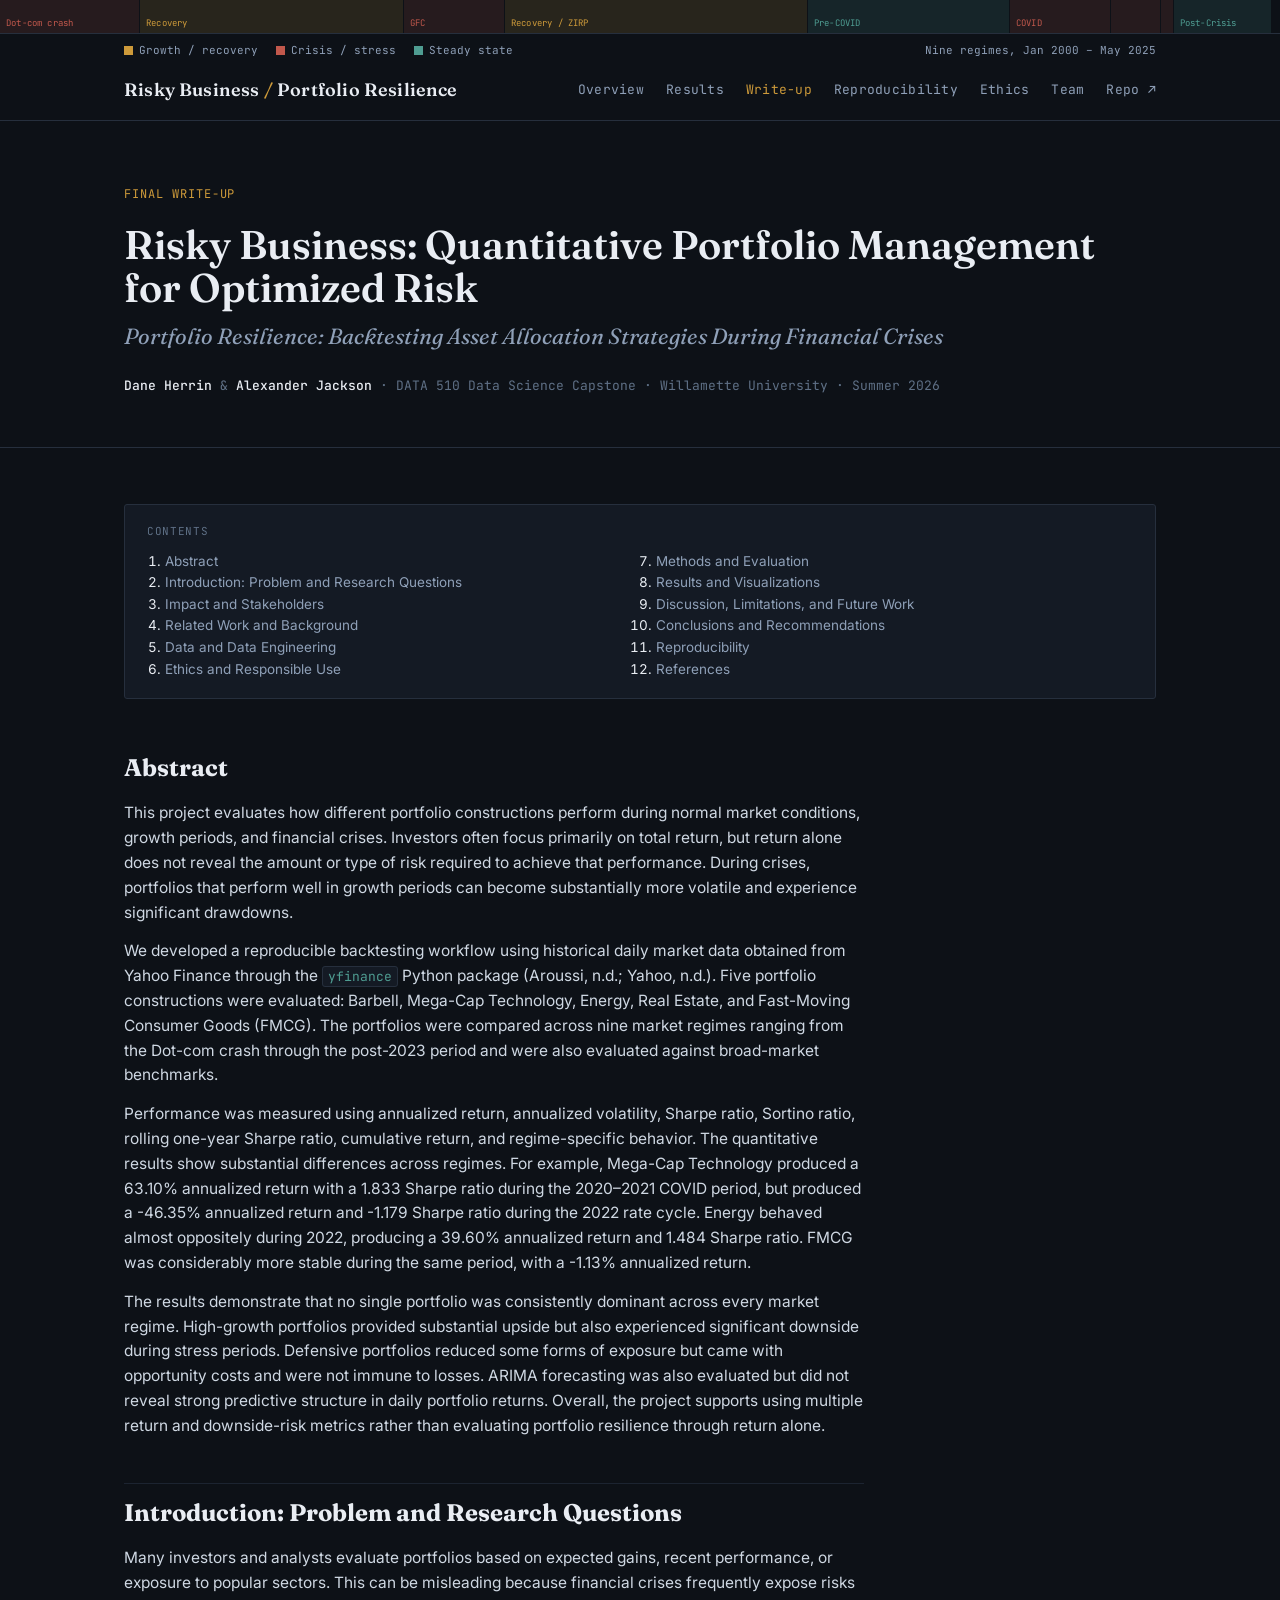
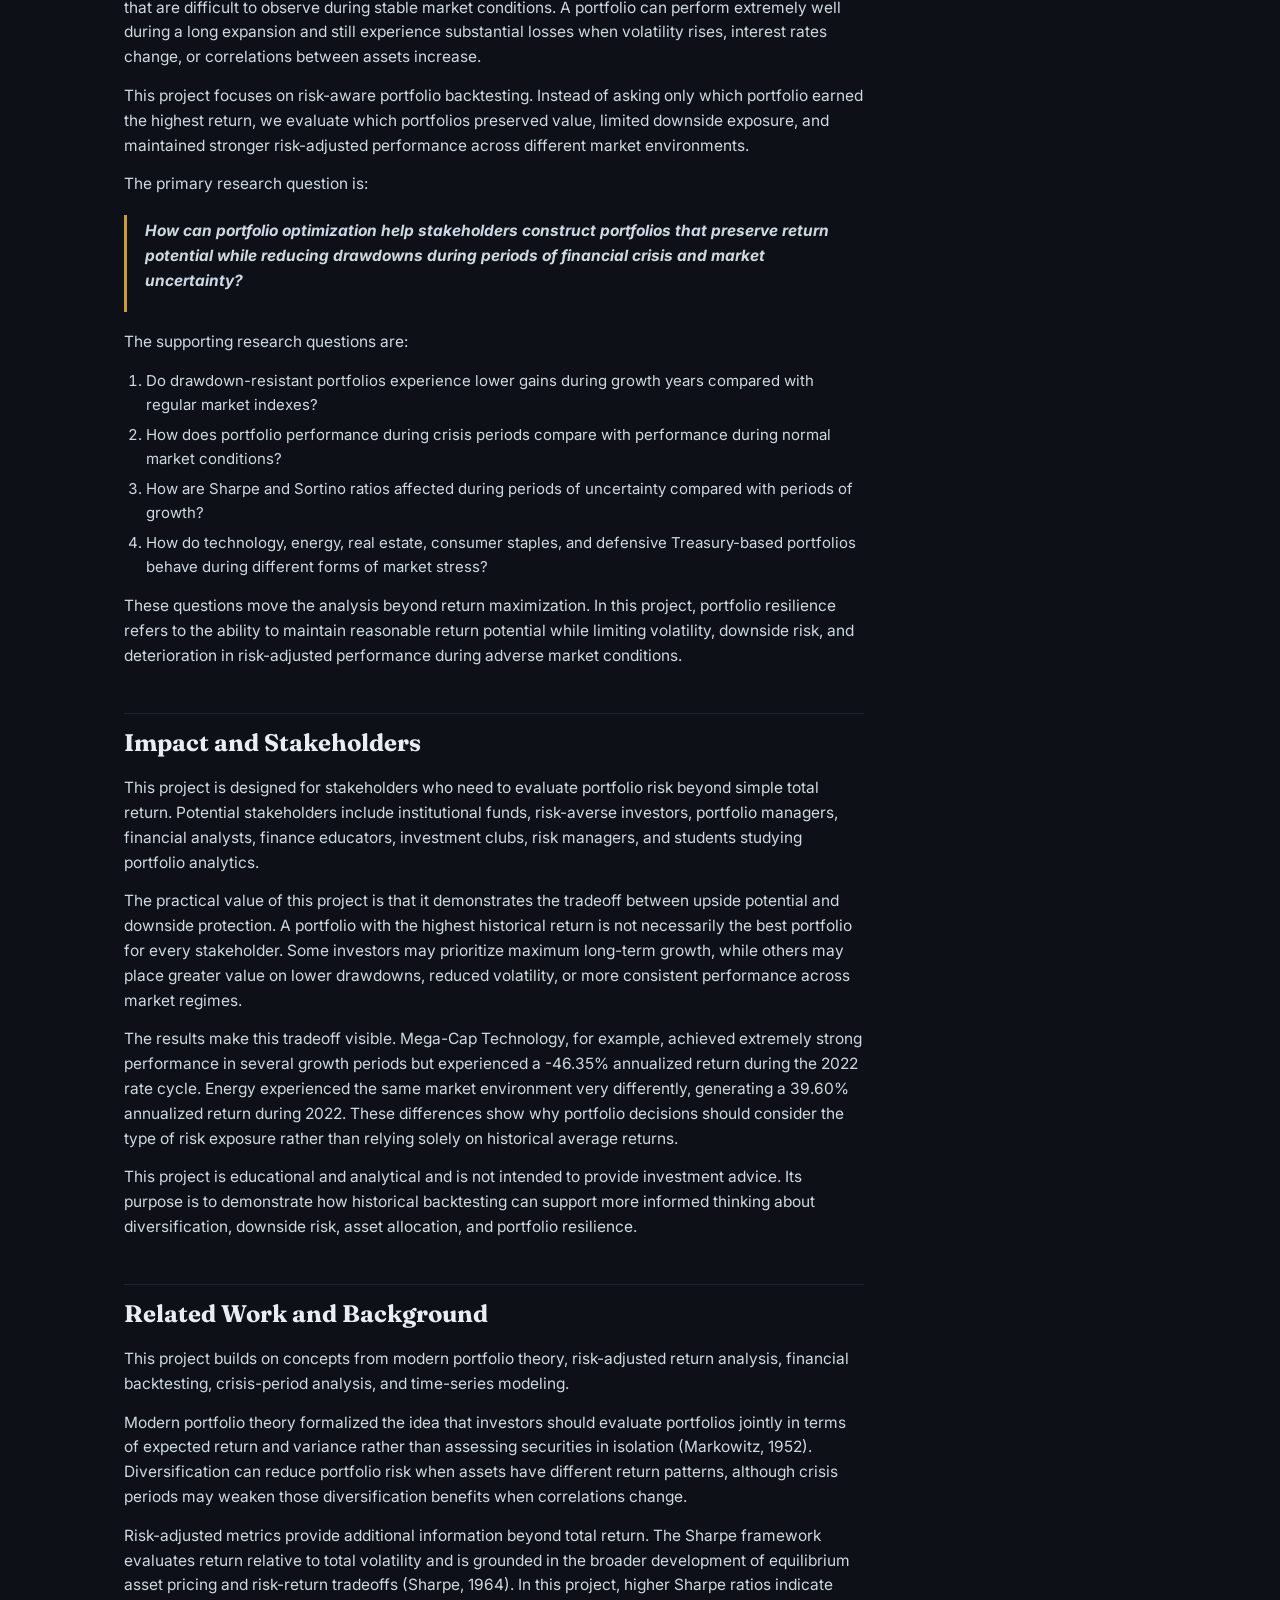
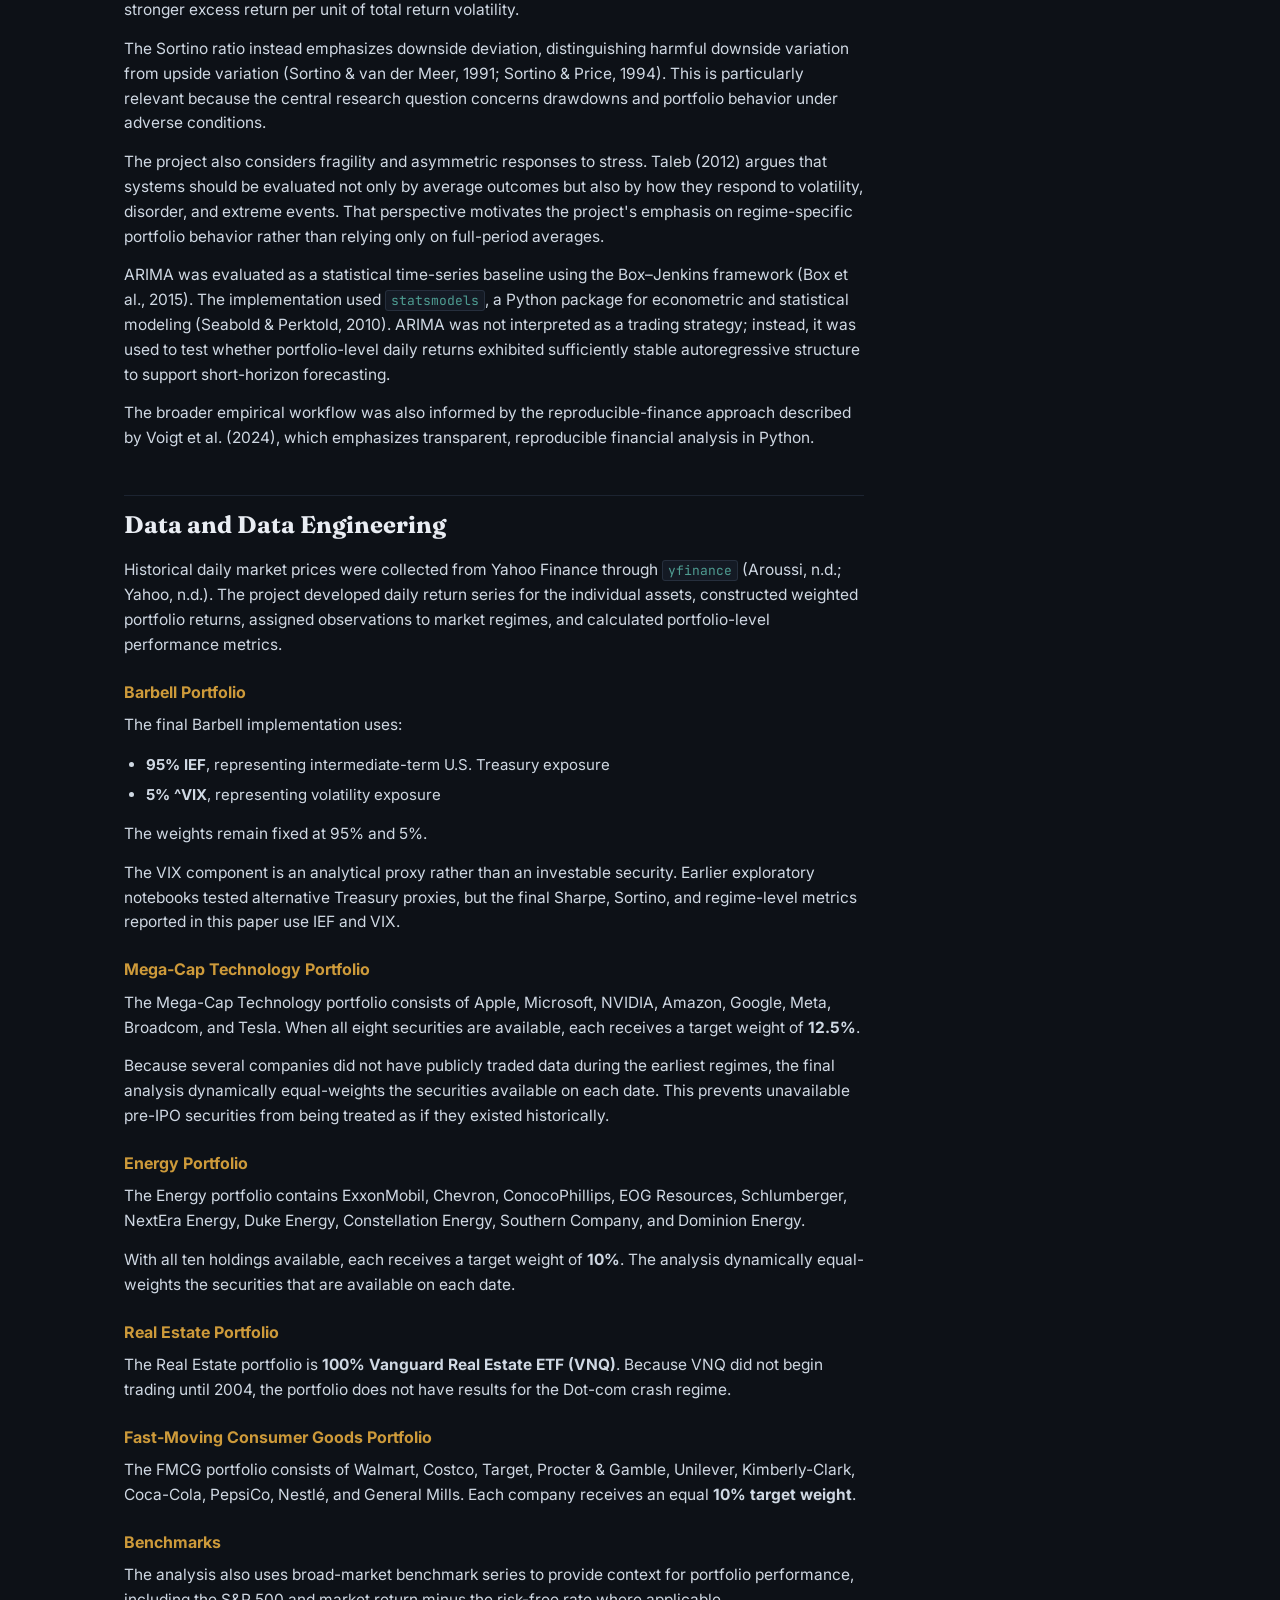
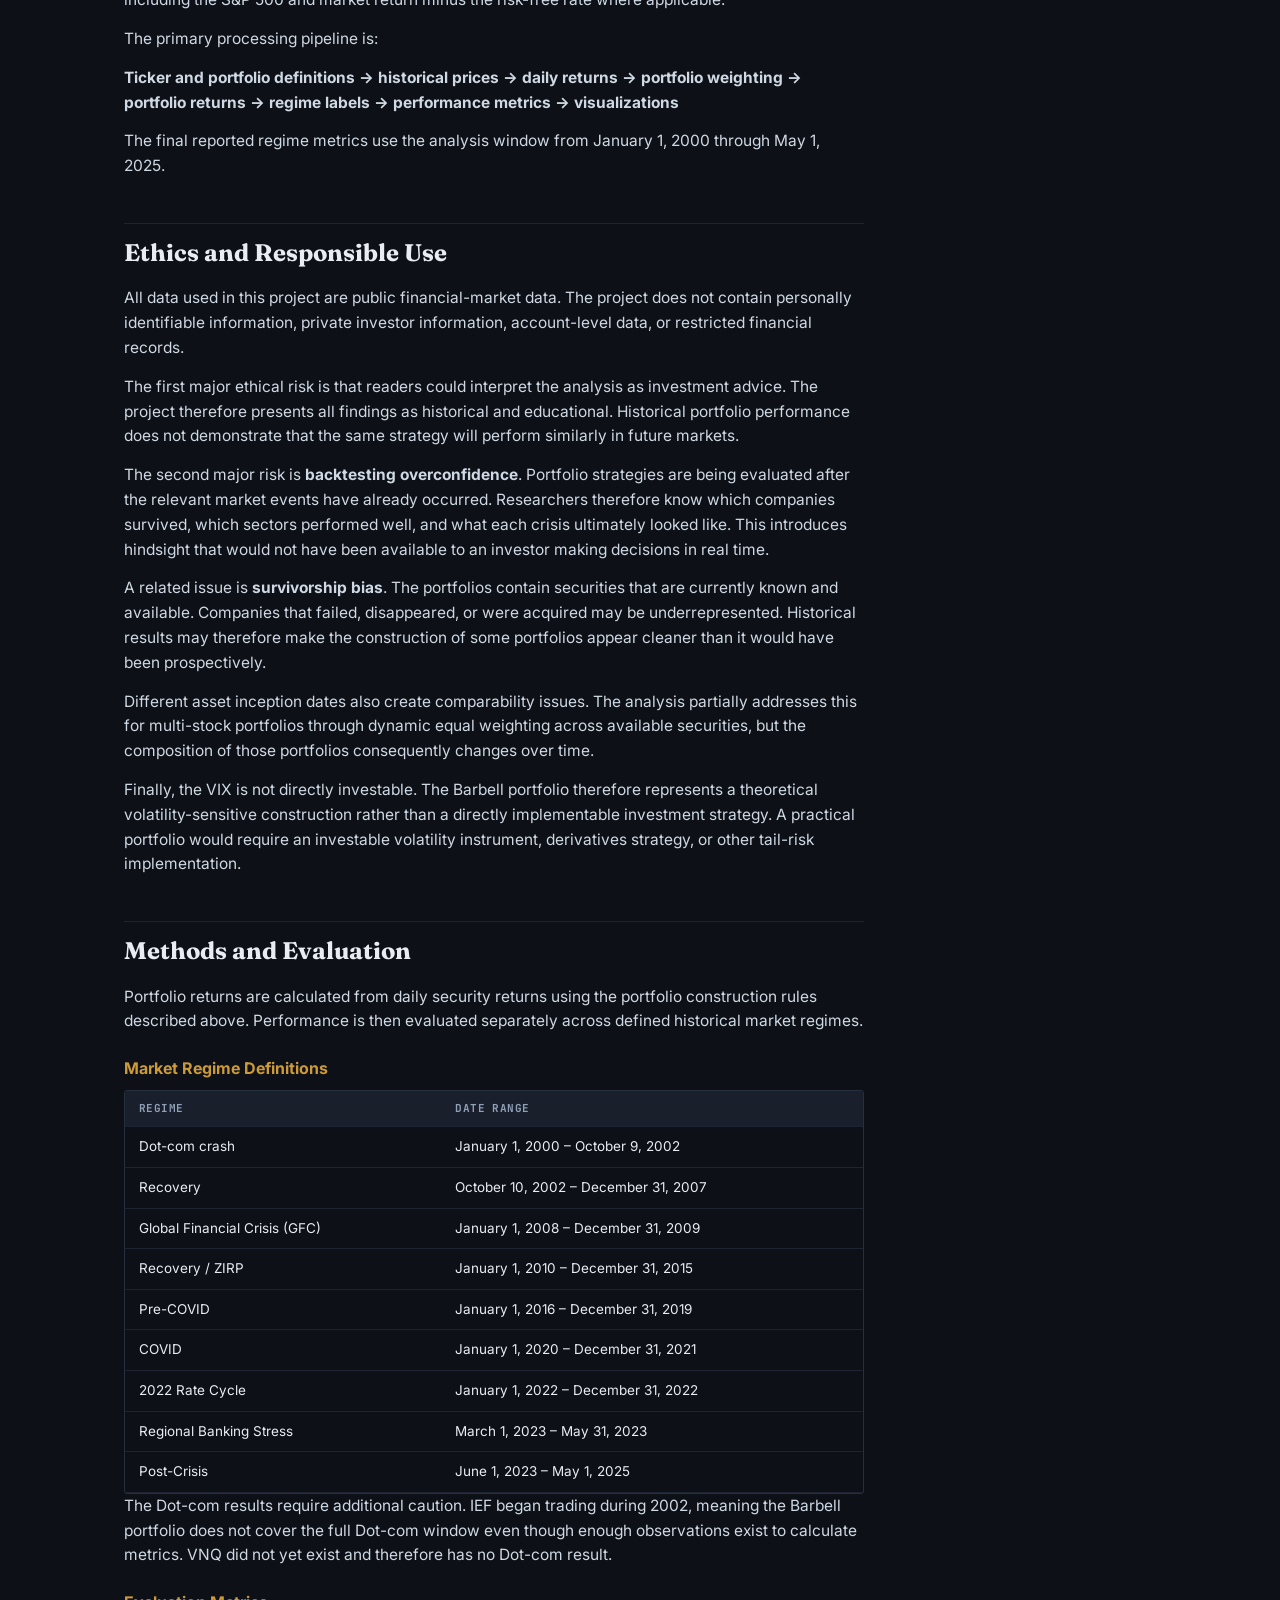
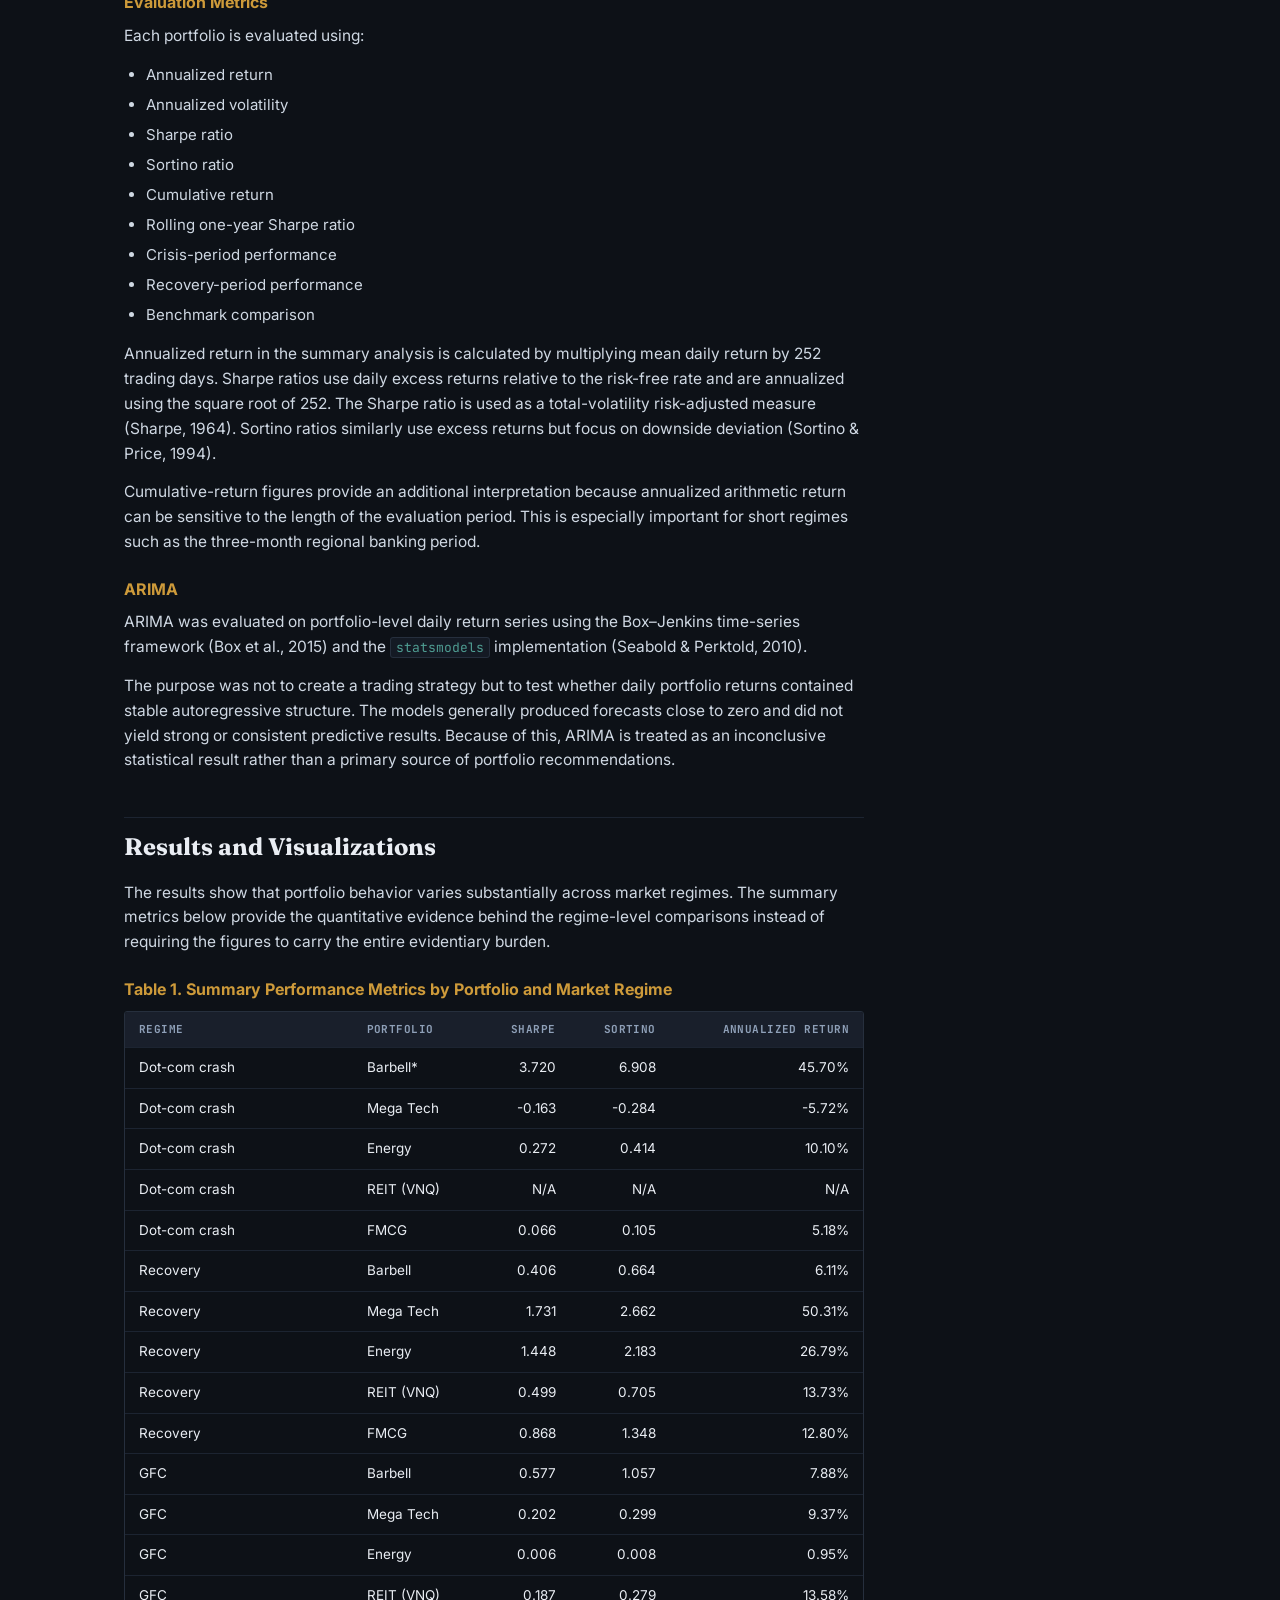
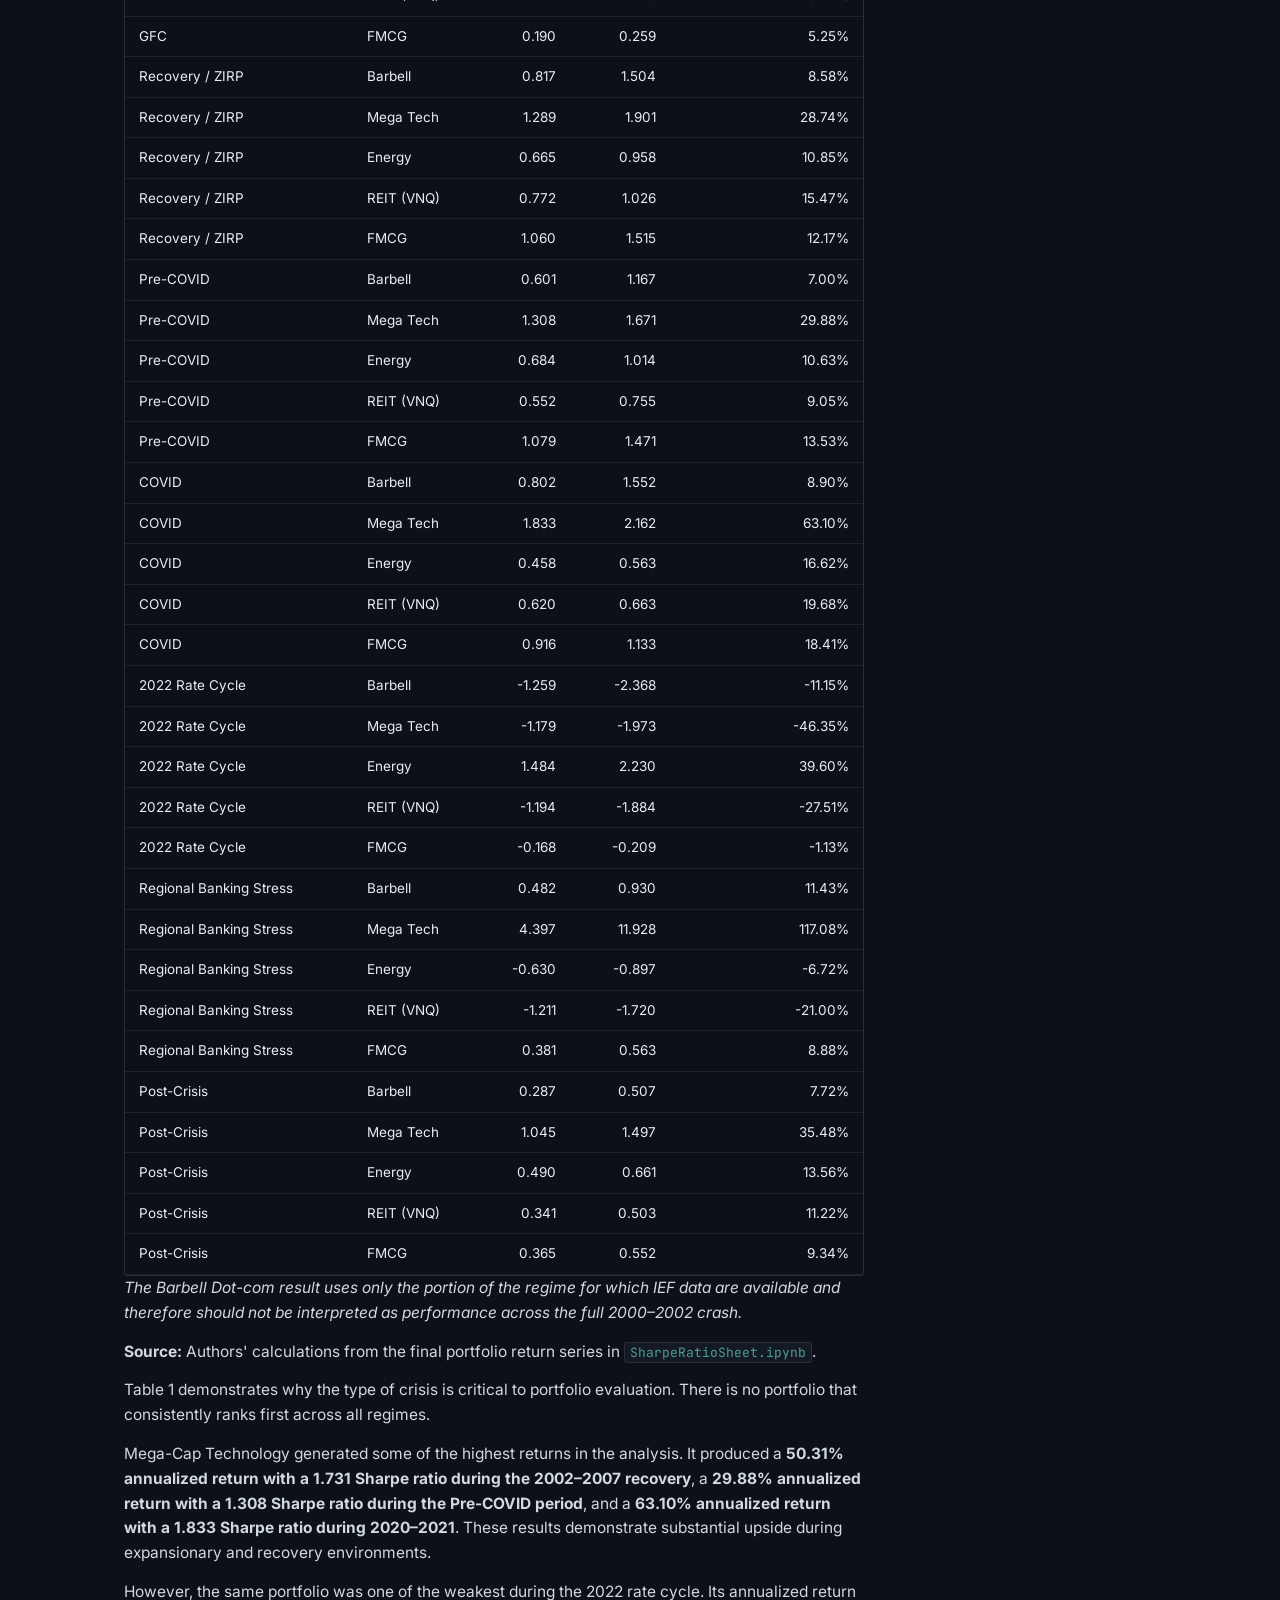
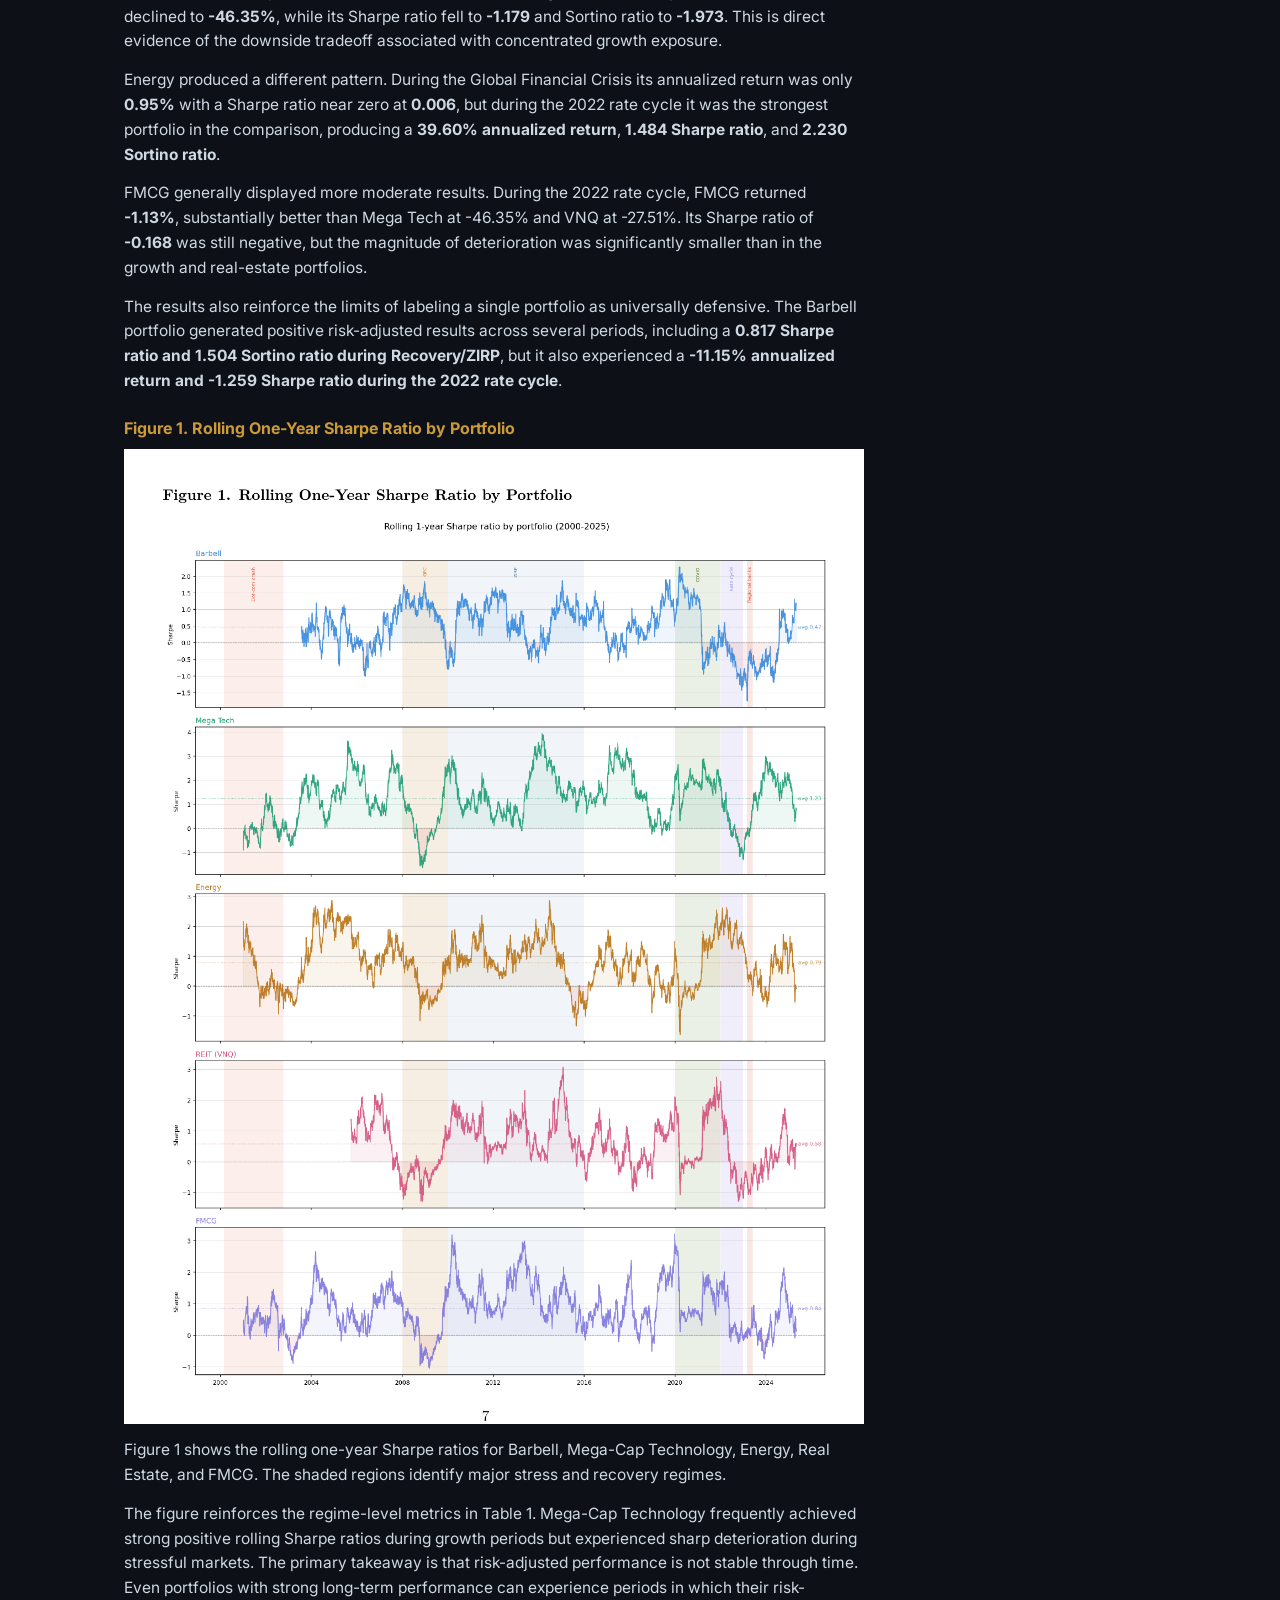
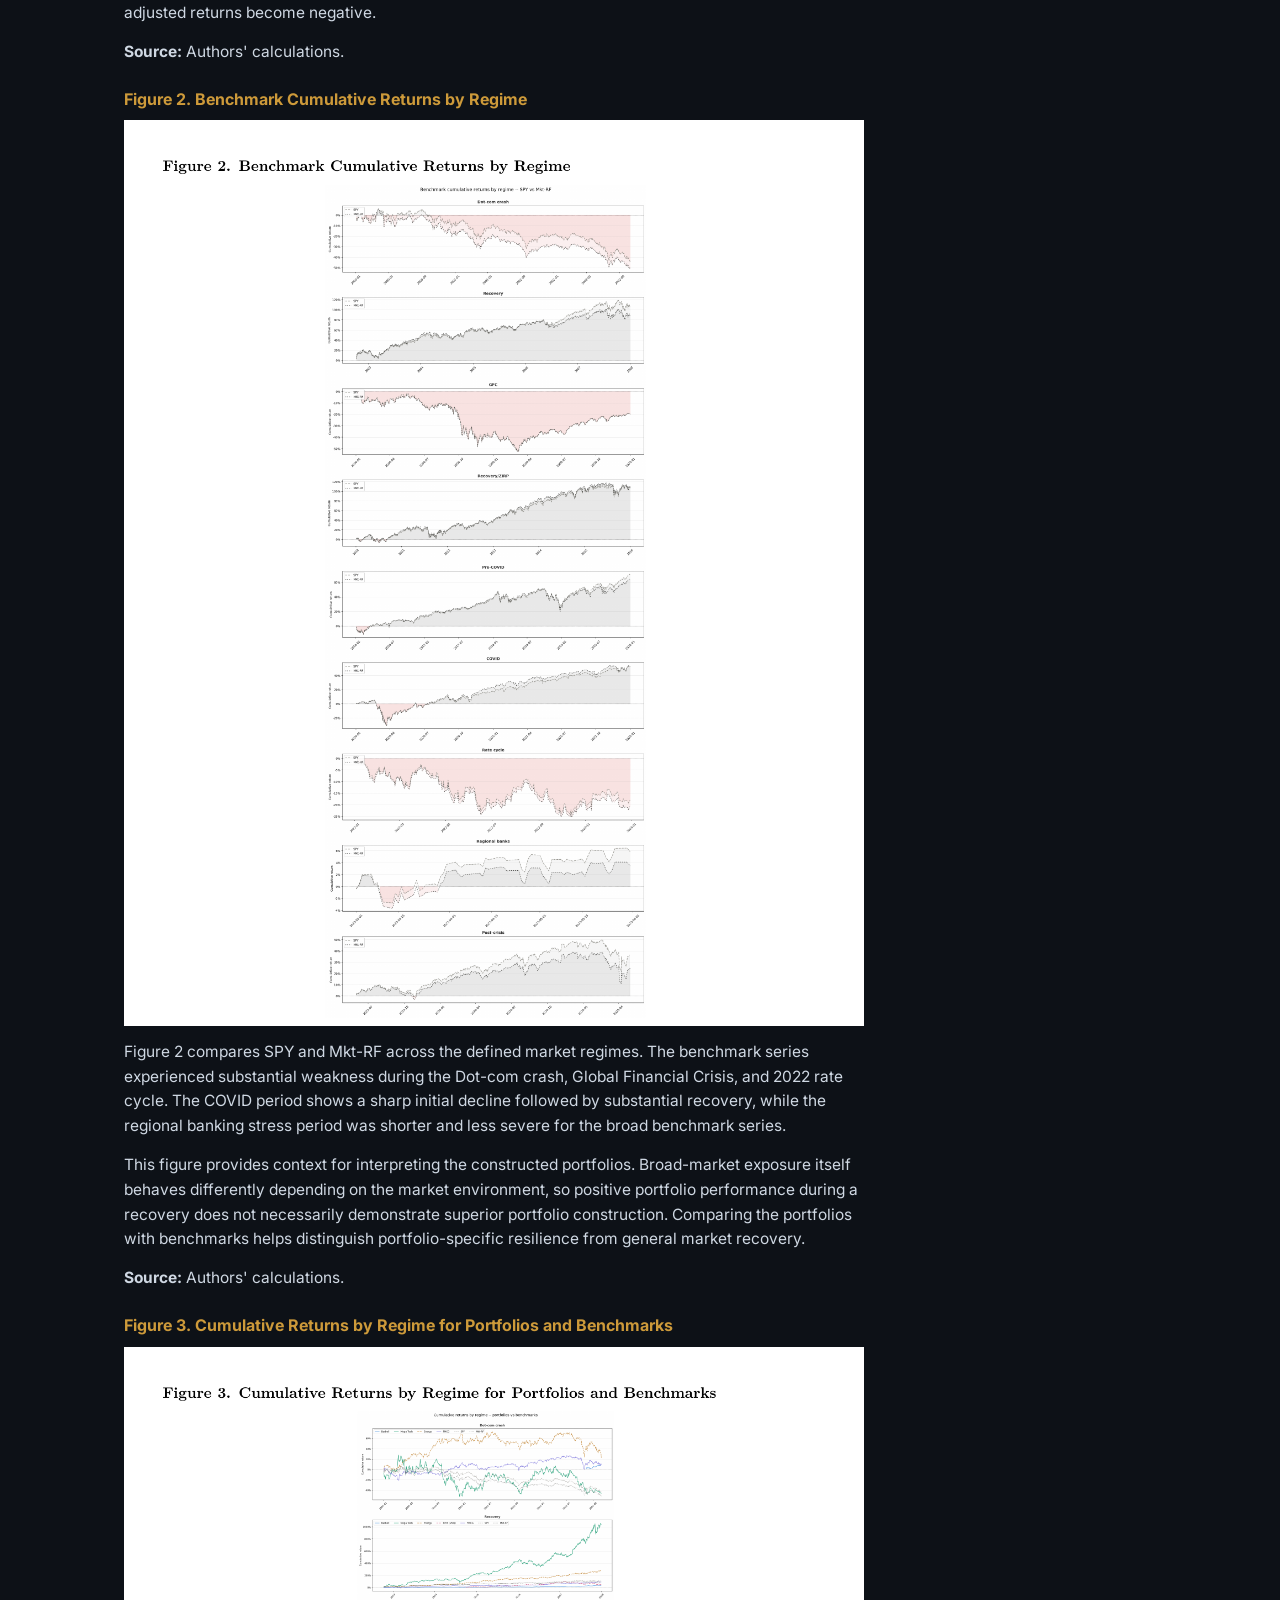
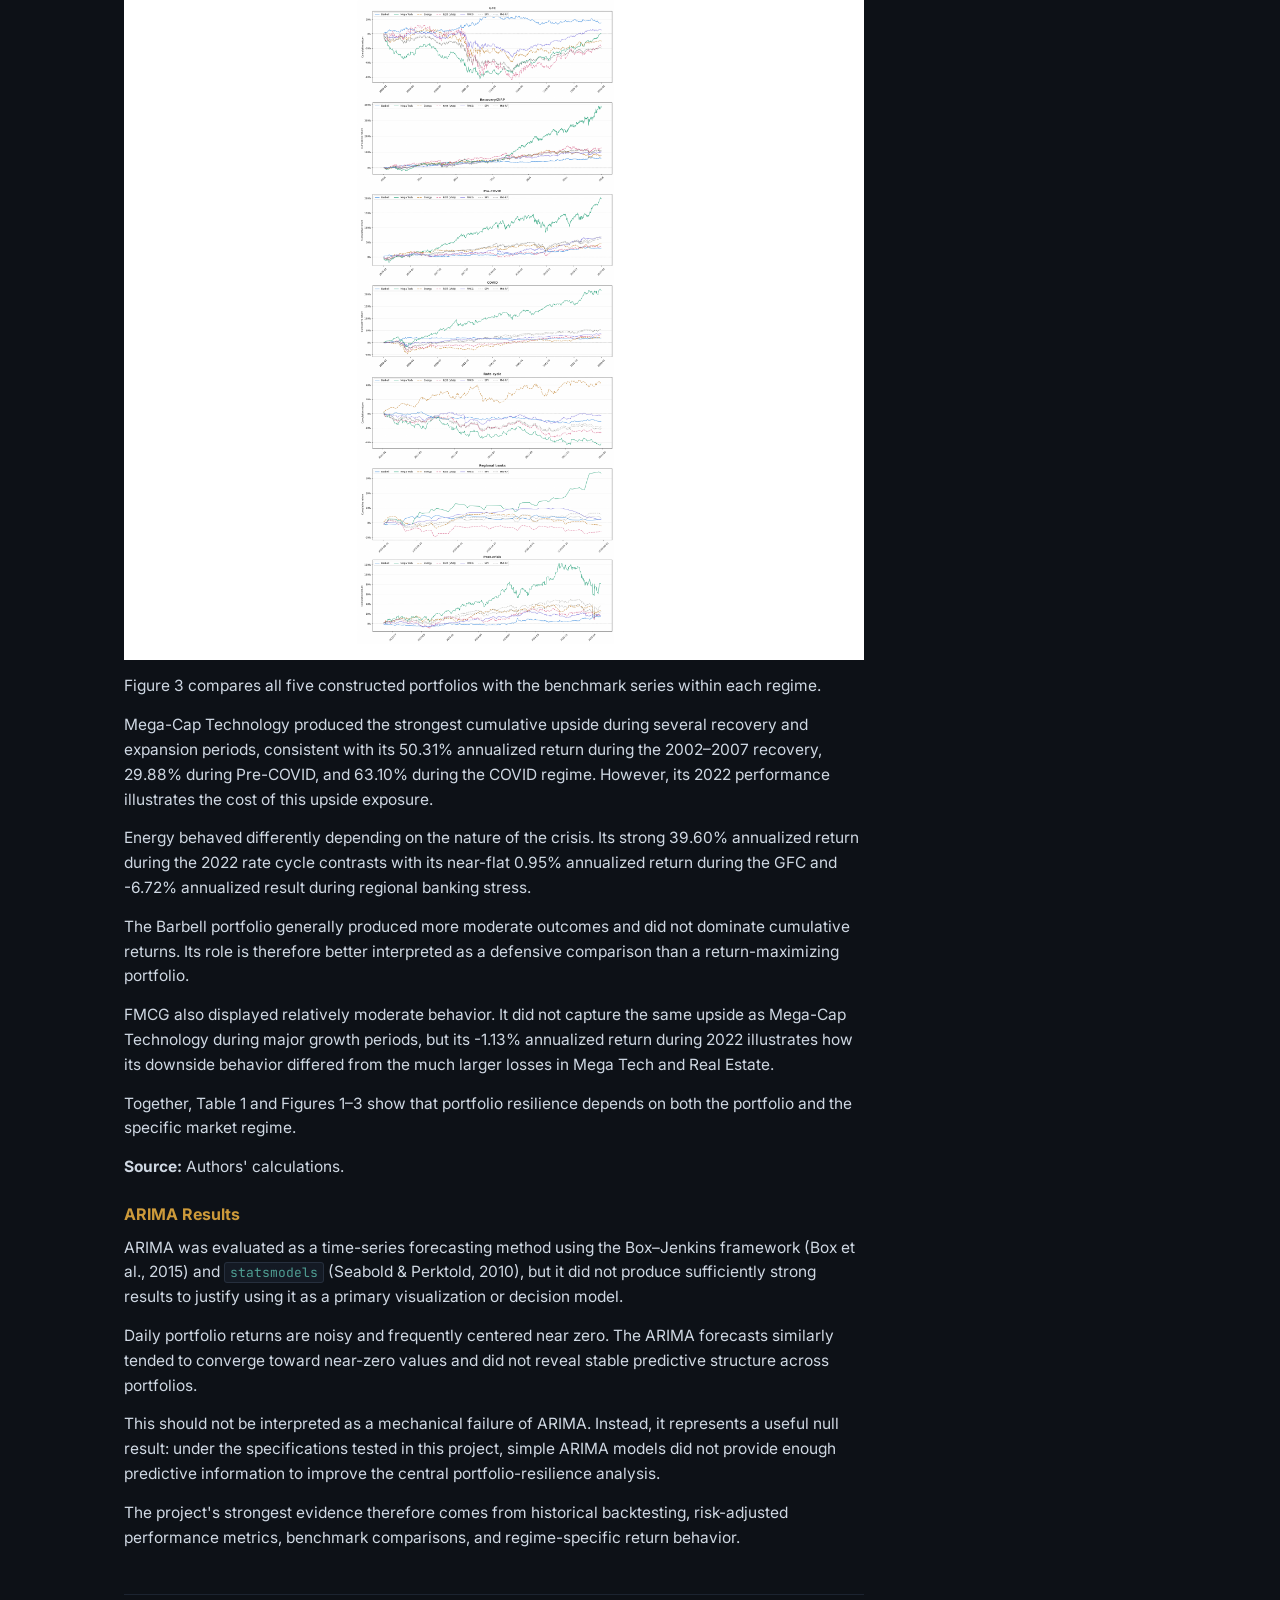
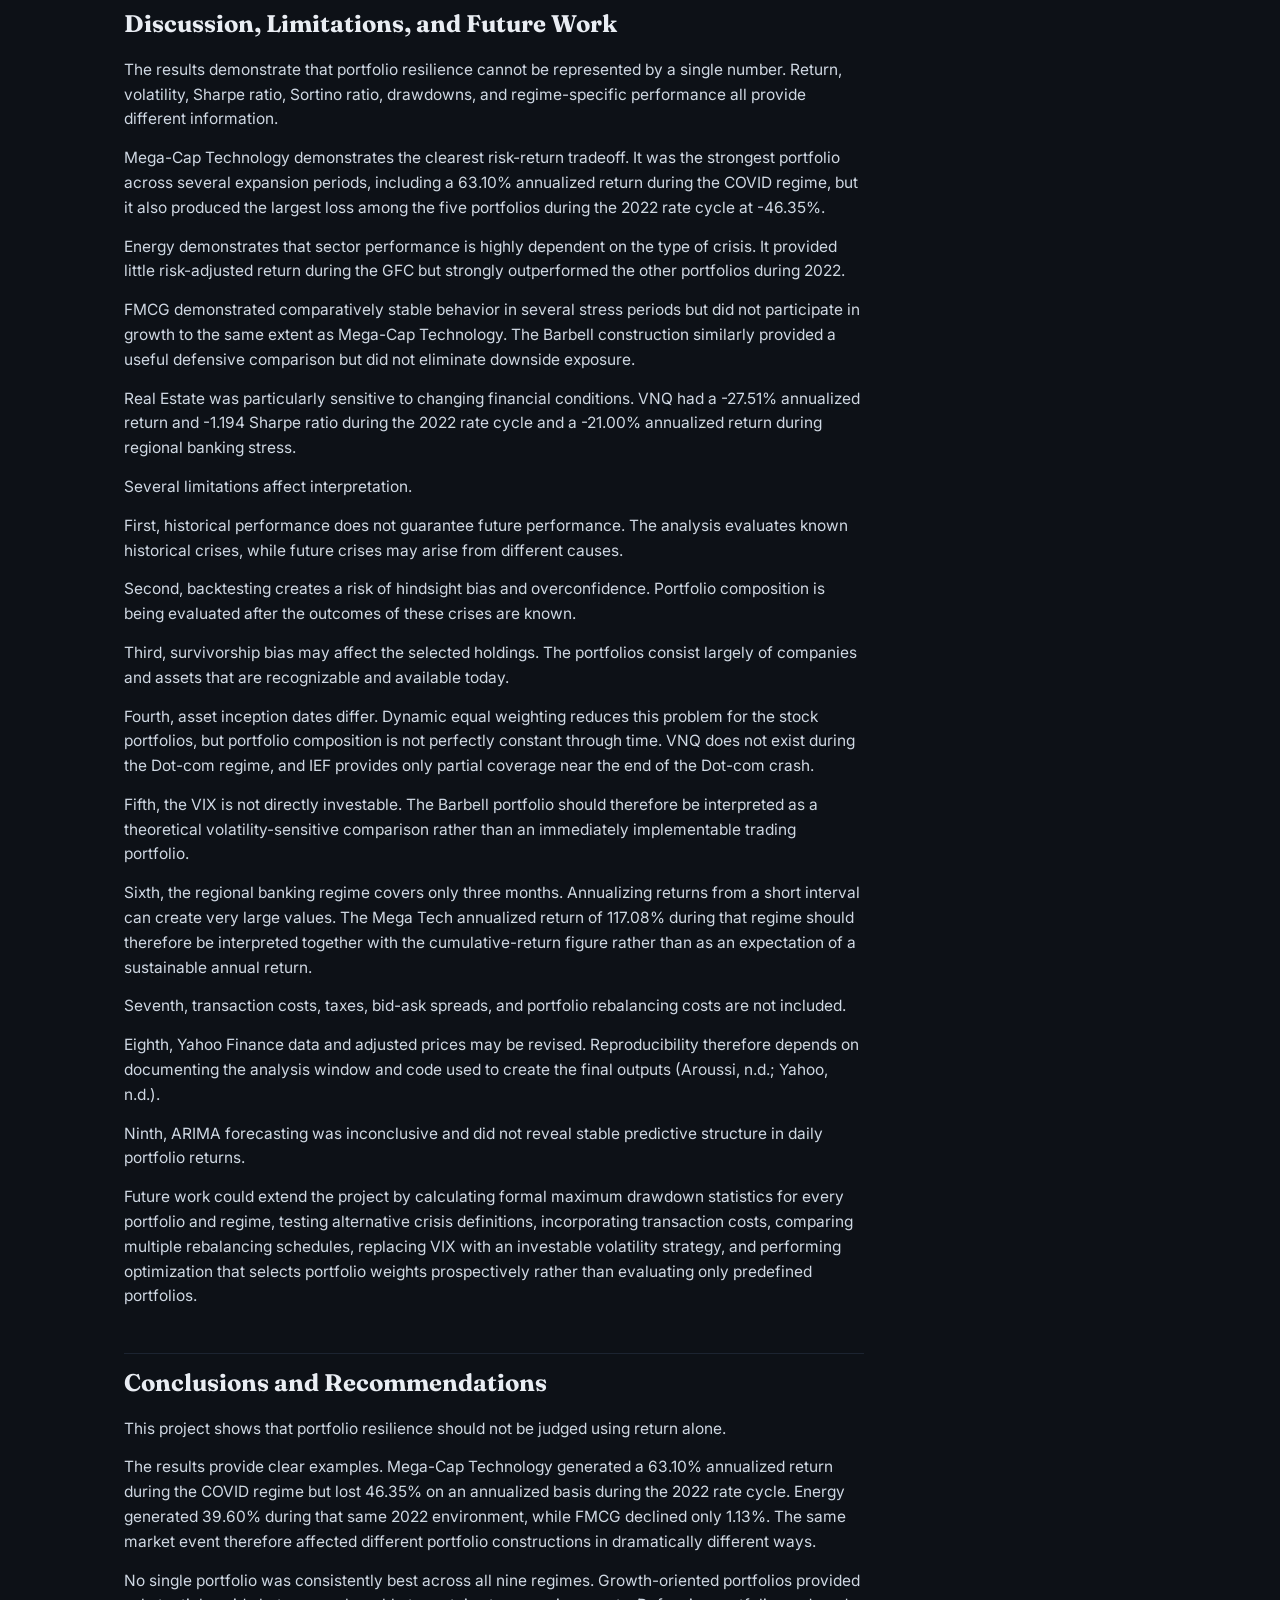
<file: writeup.html>
<!DOCTYPE html>
<html lang="en">
<head>
<meta charset="UTF-8">
<meta name="viewport" content="width=device-width, initial-scale=1.0">
<title>Full Write-up — Risky Business: Quantitative Portfolio Management for Optimized Risk</title>
<meta name="description" content="Full capstone write-up: abstract, methods, results, discussion, and references for the Portfolio Resilience backtesting project.">
<link rel="preconnect" href="https://fonts.googleapis.com">
<link href="https://fonts.googleapis.com/css2?family=Fraunces:ital,wght@0,400;0,600;1,400&family=Inter:wght@400;500;600;700&family=JetBrains+Mono:wght@400;500&display=swap" rel="stylesheet">
<link rel="stylesheet" href="assets/css/style.css">
</head>
<body>
<div class="ledger"><div class="ledger-seg crisis" style="width:10.94%;" title="Dot-com crash"><span>Dot-com crash</span></div><div class="ledger-seg growth" style="width:20.62%;" title="Recovery"><span>Recovery</span></div><div class="ledger-seg crisis" style="width:7.89%;" title="GFC"><span>GFC</span></div><div class="ledger-seg growth" style="width:23.67%;" title="Recovery / ZIRP"><span>Recovery / ZIRP</span></div><div class="ledger-seg steady" style="width:15.78%;" title="Pre-COVID"><span>Pre-COVID</span></div><div class="ledger-seg crisis" style="width:7.89%;" title="COVID"><span>COVID</span></div><div class="ledger-seg crisis" style="width:3.93%;" title="2022 Rate Cycle"></div><div class="ledger-seg crisis" style="width:0.98%;" title="Regional Banking Stress"></div><div class="ledger-seg steady" style="width:7.57%;" title="Post-Crisis"><span>Post-Crisis</span></div></div><div class="wrap"><div class="ledger-key"><span><i class="dot-growth"></i>Growth / recovery</span><span><i class="dot-crisis"></i>Crisis / stress</span><span><i class="dot-steady"></i>Steady state</span><span style="margin-left:auto">Nine regimes, Jan 2000 &ndash; May 2025</span></div></div>

<header class="site">
  <div class="wrap">
    <nav class="site">
      <a class="brand" href="index.html">Risky Business <em>/</em> Portfolio Resilience</a>
      <div class="navlinks">
        <a href="index.html">Overview</a><a href="results.html">Results</a><a href="writeup.html" class="active">Write-up</a><a href="reproducibility.html">Reproducibility</a><a href="index.html#ethics">Ethics</a><a href="index.html#team">Team</a>
        <a href="https://github.com/awjackson00/data510--Quant-Back-Testing-" target="_blank" rel="noopener">Repo &#8599;</a>
      </div>
    </nav>
  </div>
</header>

<section class="hero" style="padding-bottom:24px;">
  <div class="wrap">
    <div class="eyebrow">Final write-up</div>
    <h1 class="title" style="font-size:clamp(28px,4vw,40px)">Risky Business: Quantitative Portfolio Management for Optimized Risk</h1>
    <h2 class="subtitle">Portfolio Resilience: Backtesting Asset Allocation Strategies During Financial Crises</h2>
    <div class="byline"><strong>Dane Herrin</strong> &amp; <strong>Alexander Jackson</strong> &middot; DATA 510 Data Science Capstone &middot; Willamette University &middot; Summer 2026</div>
  </div>
</section>
<section class="block">
  <div class="wrap">
    <div class="toc">
      <div class="l">Contents</div>
      <ol><li><a href="#abstract">Abstract</a></li><li><a href="#introduction-problem-and-research-questions">Introduction: Problem and Research Questions</a></li><li><a href="#impact-and-stakeholders">Impact and Stakeholders</a></li><li><a href="#related-work-and-background">Related Work and Background</a></li><li><a href="#data-and-data-engineering">Data and Data Engineering</a></li><li><a href="#ethics-and-responsible-use">Ethics and Responsible Use</a></li><li><a href="#methods-and-evaluation">Methods and Evaluation</a></li><li><a href="#results-and-visualizations">Results and Visualizations</a></li><li><a href="#discussion-limitations-and-future-work">Discussion, Limitations, and Future Work</a></li><li><a href="#conclusions-and-recommendations">Conclusions and Recommendations</a></li><li><a href="#reproducibility">Reproducibility</a></li><li><a href="#references">References</a></li></ol>
    </div>
    <div class="prose">
      <h2 id="abstract">Abstract</h2>
<p>This project evaluates how different portfolio constructions perform during normal market conditions, growth periods, and financial crises. Investors often focus primarily on total return, but return alone does not reveal the amount or type of risk required to achieve that performance. During crises, portfolios that perform well in growth periods can become substantially more volatile and experience significant drawdowns.</p>
<p>We developed a reproducible backtesting workflow using historical daily market data obtained from Yahoo Finance through the <code>yfinance</code> Python package (Aroussi, n.d.; Yahoo, n.d.). Five portfolio constructions were evaluated: Barbell, Mega-Cap Technology, Energy, Real Estate, and Fast-Moving Consumer Goods (FMCG). The portfolios were compared across nine market regimes ranging from the Dot-com crash through the post-2023 period and were also evaluated against broad-market benchmarks.</p>
<p>Performance was measured using annualized return, annualized volatility, Sharpe ratio, Sortino ratio, rolling one-year Sharpe ratio, cumulative return, and regime-specific behavior. The quantitative results show substantial differences across regimes. For example, Mega-Cap Technology produced a 63.10% annualized return with a 1.833 Sharpe ratio during the 2020–2021 COVID period, but produced a -46.35% annualized return and -1.179 Sharpe ratio during the 2022 rate cycle. Energy behaved almost oppositely during 2022, producing a 39.60% annualized return and 1.484 Sharpe ratio. FMCG was considerably more stable during the same period, with a -1.13% annualized return.</p>
<p>The results demonstrate that no single portfolio was consistently dominant across every market regime. High-growth portfolios provided substantial upside but also experienced significant downside during stress periods. Defensive portfolios reduced some forms of exposure but came with opportunity costs and were not immune to losses. ARIMA forecasting was also evaluated but did not reveal strong predictive structure in daily portfolio returns. Overall, the project supports using multiple return and downside-risk metrics rather than evaluating portfolio resilience through return alone.</p><h2 id="introduction-problem-and-research-questions">Introduction: Problem and Research Questions</h2>
<p>Many investors and analysts evaluate portfolios based on expected gains, recent performance, or exposure to popular sectors. This can be misleading because financial crises frequently expose risks that are difficult to observe during stable market conditions. A portfolio can perform extremely well during a long expansion and still experience substantial losses when volatility rises, interest rates change, or correlations between assets increase.</p>
<p>This project focuses on risk-aware portfolio backtesting. Instead of asking only which portfolio earned the highest return, we evaluate which portfolios preserved value, limited downside exposure, and maintained stronger risk-adjusted performance across different market environments.</p>
<p>The primary research question is:</p>
<blockquote>
<p><strong>How can portfolio optimization help stakeholders construct portfolios that preserve return potential while reducing drawdowns during periods of financial crisis and market uncertainty?</strong></p>
</blockquote>
<p>The supporting research questions are:</p>
<ol>
<li>Do drawdown-resistant portfolios experience lower gains during growth years compared with regular market indexes?</li>
<li>How does portfolio performance during crisis periods compare with performance during normal market conditions?</li>
<li>How are Sharpe and Sortino ratios affected during periods of uncertainty compared with periods of growth?</li>
<li>How do technology, energy, real estate, consumer staples, and defensive Treasury-based portfolios behave during different forms of market stress?</li>
</ol>
<p>These questions move the analysis beyond return maximization. In this project, portfolio resilience refers to the ability to maintain reasonable return potential while limiting volatility, downside risk, and deterioration in risk-adjusted performance during adverse market conditions.</p><h2 id="impact-and-stakeholders">Impact and Stakeholders</h2>
<p>This project is designed for stakeholders who need to evaluate portfolio risk beyond simple total return. Potential stakeholders include institutional funds, risk-averse investors, portfolio managers, financial analysts, finance educators, investment clubs, risk managers, and students studying portfolio analytics.</p>
<p>The practical value of this project is that it demonstrates the tradeoff between upside potential and downside protection. A portfolio with the highest historical return is not necessarily the best portfolio for every stakeholder. Some investors may prioritize maximum long-term growth, while others may place greater value on lower drawdowns, reduced volatility, or more consistent performance across market regimes.</p>
<p>The results make this tradeoff visible. Mega-Cap Technology, for example, achieved extremely strong performance in several growth periods but experienced a -46.35% annualized return during the 2022 rate cycle. Energy experienced the same market environment very differently, generating a 39.60% annualized return during 2022. These differences show why portfolio decisions should consider the type of risk exposure rather than relying solely on historical average returns.</p>
<p>This project is educational and analytical and is not intended to provide investment advice. Its purpose is to demonstrate how historical backtesting can support more informed thinking about diversification, downside risk, asset allocation, and portfolio resilience.</p><h2 id="related-work-and-background">Related Work and Background</h2>
<p>This project builds on concepts from modern portfolio theory, risk-adjusted return analysis, financial backtesting, crisis-period analysis, and time-series modeling.</p>
<p>Modern portfolio theory formalized the idea that investors should evaluate portfolios jointly in terms of expected return and variance rather than assessing securities in isolation (Markowitz, 1952). Diversification can reduce portfolio risk when assets have different return patterns, although crisis periods may weaken those diversification benefits when correlations change.</p>
<p>Risk-adjusted metrics provide additional information beyond total return. The Sharpe framework evaluates return relative to total volatility and is grounded in the broader development of equilibrium asset pricing and risk-return tradeoffs (Sharpe, 1964). In this project, higher Sharpe ratios indicate stronger excess return per unit of total return volatility.</p>
<p>The Sortino ratio instead emphasizes downside deviation, distinguishing harmful downside variation from upside variation (Sortino &amp; van der Meer, 1991; Sortino &amp; Price, 1994). This is particularly relevant because the central research question concerns drawdowns and portfolio behavior under adverse conditions.</p>
<p>The project also considers fragility and asymmetric responses to stress. Taleb (2012) argues that systems should be evaluated not only by average outcomes but also by how they respond to volatility, disorder, and extreme events. That perspective motivates the project's emphasis on regime-specific portfolio behavior rather than relying only on full-period averages.</p>
<p>ARIMA was evaluated as a statistical time-series baseline using the Box–Jenkins framework (Box et al., 2015). The implementation used <code>statsmodels</code>, a Python package for econometric and statistical modeling (Seabold &amp; Perktold, 2010). ARIMA was not interpreted as a trading strategy; instead, it was used to test whether portfolio-level daily returns exhibited sufficiently stable autoregressive structure to support short-horizon forecasting.</p>
<p>The broader empirical workflow was also informed by the reproducible-finance approach described by Voigt et al. (2024), which emphasizes transparent, reproducible financial analysis in Python.</p><h2 id="data-and-data-engineering">Data and Data Engineering</h2>
<p>Historical daily market prices were collected from Yahoo Finance through <code>yfinance</code> (Aroussi, n.d.; Yahoo, n.d.). The project developed daily return series for the individual assets, constructed weighted portfolio returns, assigned observations to market regimes, and calculated portfolio-level performance metrics.</p>
<h3>Barbell Portfolio</h3>
<p>The final Barbell implementation uses:</p>
<ul>
<li><strong>95% IEF</strong>, representing intermediate-term U.S. Treasury exposure</li>
<li><strong>5% ^VIX</strong>, representing volatility exposure</li>
</ul>
<p>The weights remain fixed at 95% and 5%.</p>
<p>The VIX component is an analytical proxy rather than an investable security. Earlier exploratory notebooks tested alternative Treasury proxies, but the final Sharpe, Sortino, and regime-level metrics reported in this paper use IEF and VIX.</p>
<h3>Mega-Cap Technology Portfolio</h3>
<p>The Mega-Cap Technology portfolio consists of Apple, Microsoft, NVIDIA, Amazon, Google, Meta, Broadcom, and Tesla. When all eight securities are available, each receives a target weight of <strong>12.5%</strong>.</p>
<p>Because several companies did not have publicly traded data during the earliest regimes, the final analysis dynamically equal-weights the securities available on each date. This prevents unavailable pre-IPO securities from being treated as if they existed historically.</p>
<h3>Energy Portfolio</h3>
<p>The Energy portfolio contains ExxonMobil, Chevron, ConocoPhillips, EOG Resources, Schlumberger, NextEra Energy, Duke Energy, Constellation Energy, Southern Company, and Dominion Energy.</p>
<p>With all ten holdings available, each receives a target weight of <strong>10%</strong>. The analysis dynamically equal-weights the securities that are available on each date.</p>
<h3>Real Estate Portfolio</h3>
<p>The Real Estate portfolio is <strong>100% Vanguard Real Estate ETF (VNQ)</strong>. Because VNQ did not begin trading until 2004, the portfolio does not have results for the Dot-com crash regime.</p>
<h3>Fast-Moving Consumer Goods Portfolio</h3>
<p>The FMCG portfolio consists of Walmart, Costco, Target, Procter &amp; Gamble, Unilever, Kimberly-Clark, Coca-Cola, PepsiCo, Nestlé, and General Mills. Each company receives an equal <strong>10% target weight</strong>.</p>
<h3>Benchmarks</h3>
<p>The analysis also uses broad-market benchmark series to provide context for portfolio performance, including the S&amp;P 500 and market return minus the risk-free rate where applicable.</p>
<p>The primary processing pipeline is:</p>
<p><strong>Ticker and portfolio definitions → historical prices → daily returns → portfolio weighting → portfolio returns → regime labels → performance metrics → visualizations</strong></p>
<p>The final reported regime metrics use the analysis window from January 1, 2000 through May 1, 2025.</p><h2 id="ethics-and-responsible-use">Ethics and Responsible Use</h2>
<p>All data used in this project are public financial-market data. The project does not contain personally identifiable information, private investor information, account-level data, or restricted financial records.</p>
<p>The first major ethical risk is that readers could interpret the analysis as investment advice. The project therefore presents all findings as historical and educational. Historical portfolio performance does not demonstrate that the same strategy will perform similarly in future markets.</p>
<p>The second major risk is <strong>backtesting overconfidence</strong>. Portfolio strategies are being evaluated after the relevant market events have already occurred. Researchers therefore know which companies survived, which sectors performed well, and what each crisis ultimately looked like. This introduces hindsight that would not have been available to an investor making decisions in real time.</p>
<p>A related issue is <strong>survivorship bias</strong>. The portfolios contain securities that are currently known and available. Companies that failed, disappeared, or were acquired may be underrepresented. Historical results may therefore make the construction of some portfolios appear cleaner than it would have been prospectively.</p>
<p>Different asset inception dates also create comparability issues. The analysis partially addresses this for multi-stock portfolios through dynamic equal weighting across available securities, but the composition of those portfolios consequently changes over time.</p>
<p>Finally, the VIX is not directly investable. The Barbell portfolio therefore represents a theoretical volatility-sensitive construction rather than a directly implementable investment strategy. A practical portfolio would require an investable volatility instrument, derivatives strategy, or other tail-risk implementation.</p><h2 id="methods-and-evaluation">Methods and Evaluation</h2>
<p>Portfolio returns are calculated from daily security returns using the portfolio construction rules described above. Performance is then evaluated separately across defined historical market regimes.</p>
<h3>Market Regime Definitions</h3>
<div class="table-wrap"><table class="data">
<thead>
<tr>
<th>Regime</th>
<th>Date Range</th>
</tr>
</thead>
<tbody>
<tr>
<td>Dot-com crash</td>
<td>January 1, 2000 – October 9, 2002</td>
</tr>
<tr>
<td>Recovery</td>
<td>October 10, 2002 – December 31, 2007</td>
</tr>
<tr>
<td>Global Financial Crisis (GFC)</td>
<td>January 1, 2008 – December 31, 2009</td>
</tr>
<tr>
<td>Recovery / ZIRP</td>
<td>January 1, 2010 – December 31, 2015</td>
</tr>
<tr>
<td>Pre-COVID</td>
<td>January 1, 2016 – December 31, 2019</td>
</tr>
<tr>
<td>COVID</td>
<td>January 1, 2020 – December 31, 2021</td>
</tr>
<tr>
<td>2022 Rate Cycle</td>
<td>January 1, 2022 – December 31, 2022</td>
</tr>
<tr>
<td>Regional Banking Stress</td>
<td>March 1, 2023 – May 31, 2023</td>
</tr>
<tr>
<td>Post-Crisis</td>
<td>June 1, 2023 – May 1, 2025</td>
</tr>
</tbody>
</table></div>
<p>The Dot-com results require additional caution. IEF began trading during 2002, meaning the Barbell portfolio does not cover the full Dot-com window even though enough observations exist to calculate metrics. VNQ did not yet exist and therefore has no Dot-com result.</p>
<h3>Evaluation Metrics</h3>
<p>Each portfolio is evaluated using:</p>
<ul>
<li>Annualized return</li>
<li>Annualized volatility</li>
<li>Sharpe ratio</li>
<li>Sortino ratio</li>
<li>Cumulative return</li>
<li>Rolling one-year Sharpe ratio</li>
<li>Crisis-period performance</li>
<li>Recovery-period performance</li>
<li>Benchmark comparison</li>
</ul>
<p>Annualized return in the summary analysis is calculated by multiplying mean daily return by 252 trading days. Sharpe ratios use daily excess returns relative to the risk-free rate and are annualized using the square root of 252. The Sharpe ratio is used as a total-volatility risk-adjusted measure (Sharpe, 1964). Sortino ratios similarly use excess returns but focus on downside deviation (Sortino &amp; Price, 1994).</p>
<p>Cumulative-return figures provide an additional interpretation because annualized arithmetic return can be sensitive to the length of the evaluation period. This is especially important for short regimes such as the three-month regional banking period.</p>
<h3>ARIMA</h3>
<p>ARIMA was evaluated on portfolio-level daily return series using the Box–Jenkins time-series framework (Box et al., 2015) and the <code>statsmodels</code> implementation (Seabold &amp; Perktold, 2010).</p>
<p>The purpose was not to create a trading strategy but to test whether daily portfolio returns contained stable autoregressive structure. The models generally produced forecasts close to zero and did not yield strong or consistent predictive results. Because of this, ARIMA is treated as an inconclusive statistical result rather than a primary source of portfolio recommendations.</p><h2 id="results-and-visualizations">Results and Visualizations</h2>
<p>The results show that portfolio behavior varies substantially across market regimes. The summary metrics below provide the quantitative evidence behind the regime-level comparisons instead of requiring the figures to carry the entire evidentiary burden.</p>
<h3>Table 1. Summary Performance Metrics by Portfolio and Market Regime</h3>
<div class="table-wrap"><table class="data">
<thead>
<tr>
<th>Regime</th>
<th>Portfolio</th>
<th style="text-align: right;">Sharpe</th>
<th style="text-align: right;">Sortino</th>
<th style="text-align: right;">Annualized Return</th>
</tr>
</thead>
<tbody>
<tr>
<td>Dot-com crash</td>
<td>Barbell*</td>
<td style="text-align: right;">3.720</td>
<td style="text-align: right;">6.908</td>
<td style="text-align: right;">45.70%</td>
</tr>
<tr>
<td>Dot-com crash</td>
<td>Mega Tech</td>
<td style="text-align: right;">-0.163</td>
<td style="text-align: right;">-0.284</td>
<td style="text-align: right;">-5.72%</td>
</tr>
<tr>
<td>Dot-com crash</td>
<td>Energy</td>
<td style="text-align: right;">0.272</td>
<td style="text-align: right;">0.414</td>
<td style="text-align: right;">10.10%</td>
</tr>
<tr>
<td>Dot-com crash</td>
<td>REIT (VNQ)</td>
<td style="text-align: right;">N/A</td>
<td style="text-align: right;">N/A</td>
<td style="text-align: right;">N/A</td>
</tr>
<tr>
<td>Dot-com crash</td>
<td>FMCG</td>
<td style="text-align: right;">0.066</td>
<td style="text-align: right;">0.105</td>
<td style="text-align: right;">5.18%</td>
</tr>
<tr>
<td>Recovery</td>
<td>Barbell</td>
<td style="text-align: right;">0.406</td>
<td style="text-align: right;">0.664</td>
<td style="text-align: right;">6.11%</td>
</tr>
<tr>
<td>Recovery</td>
<td>Mega Tech</td>
<td style="text-align: right;">1.731</td>
<td style="text-align: right;">2.662</td>
<td style="text-align: right;">50.31%</td>
</tr>
<tr>
<td>Recovery</td>
<td>Energy</td>
<td style="text-align: right;">1.448</td>
<td style="text-align: right;">2.183</td>
<td style="text-align: right;">26.79%</td>
</tr>
<tr>
<td>Recovery</td>
<td>REIT (VNQ)</td>
<td style="text-align: right;">0.499</td>
<td style="text-align: right;">0.705</td>
<td style="text-align: right;">13.73%</td>
</tr>
<tr>
<td>Recovery</td>
<td>FMCG</td>
<td style="text-align: right;">0.868</td>
<td style="text-align: right;">1.348</td>
<td style="text-align: right;">12.80%</td>
</tr>
<tr>
<td>GFC</td>
<td>Barbell</td>
<td style="text-align: right;">0.577</td>
<td style="text-align: right;">1.057</td>
<td style="text-align: right;">7.88%</td>
</tr>
<tr>
<td>GFC</td>
<td>Mega Tech</td>
<td style="text-align: right;">0.202</td>
<td style="text-align: right;">0.299</td>
<td style="text-align: right;">9.37%</td>
</tr>
<tr>
<td>GFC</td>
<td>Energy</td>
<td style="text-align: right;">0.006</td>
<td style="text-align: right;">0.008</td>
<td style="text-align: right;">0.95%</td>
</tr>
<tr>
<td>GFC</td>
<td>REIT (VNQ)</td>
<td style="text-align: right;">0.187</td>
<td style="text-align: right;">0.279</td>
<td style="text-align: right;">13.58%</td>
</tr>
<tr>
<td>GFC</td>
<td>FMCG</td>
<td style="text-align: right;">0.190</td>
<td style="text-align: right;">0.259</td>
<td style="text-align: right;">5.25%</td>
</tr>
<tr>
<td>Recovery / ZIRP</td>
<td>Barbell</td>
<td style="text-align: right;">0.817</td>
<td style="text-align: right;">1.504</td>
<td style="text-align: right;">8.58%</td>
</tr>
<tr>
<td>Recovery / ZIRP</td>
<td>Mega Tech</td>
<td style="text-align: right;">1.289</td>
<td style="text-align: right;">1.901</td>
<td style="text-align: right;">28.74%</td>
</tr>
<tr>
<td>Recovery / ZIRP</td>
<td>Energy</td>
<td style="text-align: right;">0.665</td>
<td style="text-align: right;">0.958</td>
<td style="text-align: right;">10.85%</td>
</tr>
<tr>
<td>Recovery / ZIRP</td>
<td>REIT (VNQ)</td>
<td style="text-align: right;">0.772</td>
<td style="text-align: right;">1.026</td>
<td style="text-align: right;">15.47%</td>
</tr>
<tr>
<td>Recovery / ZIRP</td>
<td>FMCG</td>
<td style="text-align: right;">1.060</td>
<td style="text-align: right;">1.515</td>
<td style="text-align: right;">12.17%</td>
</tr>
<tr>
<td>Pre-COVID</td>
<td>Barbell</td>
<td style="text-align: right;">0.601</td>
<td style="text-align: right;">1.167</td>
<td style="text-align: right;">7.00%</td>
</tr>
<tr>
<td>Pre-COVID</td>
<td>Mega Tech</td>
<td style="text-align: right;">1.308</td>
<td style="text-align: right;">1.671</td>
<td style="text-align: right;">29.88%</td>
</tr>
<tr>
<td>Pre-COVID</td>
<td>Energy</td>
<td style="text-align: right;">0.684</td>
<td style="text-align: right;">1.014</td>
<td style="text-align: right;">10.63%</td>
</tr>
<tr>
<td>Pre-COVID</td>
<td>REIT (VNQ)</td>
<td style="text-align: right;">0.552</td>
<td style="text-align: right;">0.755</td>
<td style="text-align: right;">9.05%</td>
</tr>
<tr>
<td>Pre-COVID</td>
<td>FMCG</td>
<td style="text-align: right;">1.079</td>
<td style="text-align: right;">1.471</td>
<td style="text-align: right;">13.53%</td>
</tr>
<tr>
<td>COVID</td>
<td>Barbell</td>
<td style="text-align: right;">0.802</td>
<td style="text-align: right;">1.552</td>
<td style="text-align: right;">8.90%</td>
</tr>
<tr>
<td>COVID</td>
<td>Mega Tech</td>
<td style="text-align: right;">1.833</td>
<td style="text-align: right;">2.162</td>
<td style="text-align: right;">63.10%</td>
</tr>
<tr>
<td>COVID</td>
<td>Energy</td>
<td style="text-align: right;">0.458</td>
<td style="text-align: right;">0.563</td>
<td style="text-align: right;">16.62%</td>
</tr>
<tr>
<td>COVID</td>
<td>REIT (VNQ)</td>
<td style="text-align: right;">0.620</td>
<td style="text-align: right;">0.663</td>
<td style="text-align: right;">19.68%</td>
</tr>
<tr>
<td>COVID</td>
<td>FMCG</td>
<td style="text-align: right;">0.916</td>
<td style="text-align: right;">1.133</td>
<td style="text-align: right;">18.41%</td>
</tr>
<tr>
<td>2022 Rate Cycle</td>
<td>Barbell</td>
<td style="text-align: right;">-1.259</td>
<td style="text-align: right;">-2.368</td>
<td style="text-align: right;">-11.15%</td>
</tr>
<tr>
<td>2022 Rate Cycle</td>
<td>Mega Tech</td>
<td style="text-align: right;">-1.179</td>
<td style="text-align: right;">-1.973</td>
<td style="text-align: right;">-46.35%</td>
</tr>
<tr>
<td>2022 Rate Cycle</td>
<td>Energy</td>
<td style="text-align: right;">1.484</td>
<td style="text-align: right;">2.230</td>
<td style="text-align: right;">39.60%</td>
</tr>
<tr>
<td>2022 Rate Cycle</td>
<td>REIT (VNQ)</td>
<td style="text-align: right;">-1.194</td>
<td style="text-align: right;">-1.884</td>
<td style="text-align: right;">-27.51%</td>
</tr>
<tr>
<td>2022 Rate Cycle</td>
<td>FMCG</td>
<td style="text-align: right;">-0.168</td>
<td style="text-align: right;">-0.209</td>
<td style="text-align: right;">-1.13%</td>
</tr>
<tr>
<td>Regional Banking Stress</td>
<td>Barbell</td>
<td style="text-align: right;">0.482</td>
<td style="text-align: right;">0.930</td>
<td style="text-align: right;">11.43%</td>
</tr>
<tr>
<td>Regional Banking Stress</td>
<td>Mega Tech</td>
<td style="text-align: right;">4.397</td>
<td style="text-align: right;">11.928</td>
<td style="text-align: right;">117.08%</td>
</tr>
<tr>
<td>Regional Banking Stress</td>
<td>Energy</td>
<td style="text-align: right;">-0.630</td>
<td style="text-align: right;">-0.897</td>
<td style="text-align: right;">-6.72%</td>
</tr>
<tr>
<td>Regional Banking Stress</td>
<td>REIT (VNQ)</td>
<td style="text-align: right;">-1.211</td>
<td style="text-align: right;">-1.720</td>
<td style="text-align: right;">-21.00%</td>
</tr>
<tr>
<td>Regional Banking Stress</td>
<td>FMCG</td>
<td style="text-align: right;">0.381</td>
<td style="text-align: right;">0.563</td>
<td style="text-align: right;">8.88%</td>
</tr>
<tr>
<td>Post-Crisis</td>
<td>Barbell</td>
<td style="text-align: right;">0.287</td>
<td style="text-align: right;">0.507</td>
<td style="text-align: right;">7.72%</td>
</tr>
<tr>
<td>Post-Crisis</td>
<td>Mega Tech</td>
<td style="text-align: right;">1.045</td>
<td style="text-align: right;">1.497</td>
<td style="text-align: right;">35.48%</td>
</tr>
<tr>
<td>Post-Crisis</td>
<td>Energy</td>
<td style="text-align: right;">0.490</td>
<td style="text-align: right;">0.661</td>
<td style="text-align: right;">13.56%</td>
</tr>
<tr>
<td>Post-Crisis</td>
<td>REIT (VNQ)</td>
<td style="text-align: right;">0.341</td>
<td style="text-align: right;">0.503</td>
<td style="text-align: right;">11.22%</td>
</tr>
<tr>
<td>Post-Crisis</td>
<td>FMCG</td>
<td style="text-align: right;">0.365</td>
<td style="text-align: right;">0.552</td>
<td style="text-align: right;">9.34%</td>
</tr>
</tbody>
</table></div>
<p><em>The Barbell Dot-com result uses only the portion of the regime for which IEF data are available and therefore should not be interpreted as performance across the full 2000–2002 crash.</em></p>
<p><strong>Source:</strong> Authors' calculations from the final portfolio return series in <code>SharpeRatioSheet.ipynb</code>.</p><p>Table 1 demonstrates why the type of crisis is critical to portfolio evaluation. There is no portfolio that consistently ranks first across all regimes.</p>
<p>Mega-Cap Technology generated some of the highest returns in the analysis. It produced a <strong>50.31% annualized return with a 1.731 Sharpe ratio during the 2002–2007 recovery</strong>, a <strong>29.88% annualized return with a 1.308 Sharpe ratio during the Pre-COVID period</strong>, and a <strong>63.10% annualized return with a 1.833 Sharpe ratio during 2020–2021</strong>. These results demonstrate substantial upside during expansionary and recovery environments.</p>
<p>However, the same portfolio was one of the weakest during the 2022 rate cycle. Its annualized return declined to <strong>-46.35%</strong>, while its Sharpe ratio fell to <strong>-1.179</strong> and Sortino ratio to <strong>-1.973</strong>. This is direct evidence of the downside tradeoff associated with concentrated growth exposure.</p>
<p>Energy produced a different pattern. During the Global Financial Crisis its annualized return was only <strong>0.95%</strong> with a Sharpe ratio near zero at <strong>0.006</strong>, but during the 2022 rate cycle it was the strongest portfolio in the comparison, producing a <strong>39.60% annualized return</strong>, <strong>1.484 Sharpe ratio</strong>, and <strong>2.230 Sortino ratio</strong>.</p>
<p>FMCG generally displayed more moderate results. During the 2022 rate cycle, FMCG returned <strong>-1.13%</strong>, substantially better than Mega Tech at -46.35% and VNQ at -27.51%. Its Sharpe ratio of <strong>-0.168</strong> was still negative, but the magnitude of deterioration was significantly smaller than in the growth and real-estate portfolios.</p>
<p>The results also reinforce the limits of labeling a single portfolio as universally defensive. The Barbell portfolio generated positive risk-adjusted results across several periods, including a <strong>0.817 Sharpe ratio and 1.504 Sortino ratio during Recovery/ZIRP</strong>, but it also experienced a <strong>-11.15% annualized return and -1.259 Sharpe ratio during the 2022 rate cycle</strong>.</p><h3>Figure 1. Rolling One-Year Sharpe Ratio by Portfolio</h3>
<p><img alt="Figure 1. Rolling One-Year Sharpe Ratio by Portfolio" src="assets/figures/figure1.png" /></p>
<p>Figure 1 shows the rolling one-year Sharpe ratios for Barbell, Mega-Cap Technology, Energy, Real Estate, and FMCG. The shaded regions identify major stress and recovery regimes.</p>
<p>The figure reinforces the regime-level metrics in Table 1. Mega-Cap Technology frequently achieved strong positive rolling Sharpe ratios during growth periods but experienced sharp deterioration during stressful markets. The primary takeaway is that risk-adjusted performance is not stable through time. Even portfolios with strong long-term performance can experience periods in which their risk-adjusted returns become negative.</p>
<p><strong>Source:</strong> Authors' calculations.</p><h3>Figure 2. Benchmark Cumulative Returns by Regime</h3>
<p><img alt="Figure 2. Benchmark Cumulative Returns by Regime" src="assets/figures/figure2.png" /></p>
<p>Figure 2 compares SPY and Mkt-RF across the defined market regimes. The benchmark series experienced substantial weakness during the Dot-com crash, Global Financial Crisis, and 2022 rate cycle. The COVID period shows a sharp initial decline followed by substantial recovery, while the regional banking stress period was shorter and less severe for the broad benchmark series.</p>
<p>This figure provides context for interpreting the constructed portfolios. Broad-market exposure itself behaves differently depending on the market environment, so positive portfolio performance during a recovery does not necessarily demonstrate superior portfolio construction. Comparing the portfolios with benchmarks helps distinguish portfolio-specific resilience from general market recovery.</p>
<p><strong>Source:</strong> Authors' calculations.</p><h3>Figure 3. Cumulative Returns by Regime for Portfolios and Benchmarks</h3>
<p><img alt="Figure 3. Cumulative Returns by Regime for Portfolios and Benchmarks" src="assets/figures/figure3.png" /></p>
<p>Figure 3 compares all five constructed portfolios with the benchmark series within each regime.</p>
<p>Mega-Cap Technology produced the strongest cumulative upside during several recovery and expansion periods, consistent with its 50.31% annualized return during the 2002–2007 recovery, 29.88% during Pre-COVID, and 63.10% during the COVID regime. However, its 2022 performance illustrates the cost of this upside exposure.</p>
<p>Energy behaved differently depending on the nature of the crisis. Its strong 39.60% annualized return during the 2022 rate cycle contrasts with its near-flat 0.95% annualized return during the GFC and -6.72% annualized result during regional banking stress.</p>
<p>The Barbell portfolio generally produced more moderate outcomes and did not dominate cumulative returns. Its role is therefore better interpreted as a defensive comparison than a return-maximizing portfolio.</p>
<p>FMCG also displayed relatively moderate behavior. It did not capture the same upside as Mega-Cap Technology during major growth periods, but its -1.13% annualized return during 2022 illustrates how its downside behavior differed from the much larger losses in Mega Tech and Real Estate.</p>
<p>Together, Table 1 and Figures 1–3 show that portfolio resilience depends on both the portfolio and the specific market regime.</p>
<p><strong>Source:</strong> Authors' calculations.</p><h3>ARIMA Results</h3>
<p>ARIMA was evaluated as a time-series forecasting method using the Box–Jenkins framework (Box et al., 2015) and <code>statsmodels</code> (Seabold &amp; Perktold, 2010), but it did not produce sufficiently strong results to justify using it as a primary visualization or decision model.</p>
<p>Daily portfolio returns are noisy and frequently centered near zero. The ARIMA forecasts similarly tended to converge toward near-zero values and did not reveal stable predictive structure across portfolios.</p>
<p>This should not be interpreted as a mechanical failure of ARIMA. Instead, it represents a useful null result: under the specifications tested in this project, simple ARIMA models did not provide enough predictive information to improve the central portfolio-resilience analysis.</p>
<p>The project's strongest evidence therefore comes from historical backtesting, risk-adjusted performance metrics, benchmark comparisons, and regime-specific return behavior.</p><h2 id="discussion-limitations-and-future-work">Discussion, Limitations, and Future Work</h2>
<p>The results demonstrate that portfolio resilience cannot be represented by a single number. Return, volatility, Sharpe ratio, Sortino ratio, drawdowns, and regime-specific performance all provide different information.</p>
<p>Mega-Cap Technology demonstrates the clearest risk-return tradeoff. It was the strongest portfolio across several expansion periods, including a 63.10% annualized return during the COVID regime, but it also produced the largest loss among the five portfolios during the 2022 rate cycle at -46.35%.</p>
<p>Energy demonstrates that sector performance is highly dependent on the type of crisis. It provided little risk-adjusted return during the GFC but strongly outperformed the other portfolios during 2022.</p>
<p>FMCG demonstrated comparatively stable behavior in several stress periods but did not participate in growth to the same extent as Mega-Cap Technology. The Barbell construction similarly provided a useful defensive comparison but did not eliminate downside exposure.</p>
<p>Real Estate was particularly sensitive to changing financial conditions. VNQ had a -27.51% annualized return and -1.194 Sharpe ratio during the 2022 rate cycle and a -21.00% annualized return during regional banking stress.</p>
<p>Several limitations affect interpretation.</p>
<p>First, historical performance does not guarantee future performance. The analysis evaluates known historical crises, while future crises may arise from different causes.</p>
<p>Second, backtesting creates a risk of hindsight bias and overconfidence. Portfolio composition is being evaluated after the outcomes of these crises are known.</p>
<p>Third, survivorship bias may affect the selected holdings. The portfolios consist largely of companies and assets that are recognizable and available today.</p>
<p>Fourth, asset inception dates differ. Dynamic equal weighting reduces this problem for the stock portfolios, but portfolio composition is not perfectly constant through time. VNQ does not exist during the Dot-com regime, and IEF provides only partial coverage near the end of the Dot-com crash.</p>
<p>Fifth, the VIX is not directly investable. The Barbell portfolio should therefore be interpreted as a theoretical volatility-sensitive comparison rather than an immediately implementable trading portfolio.</p>
<p>Sixth, the regional banking regime covers only three months. Annualizing returns from a short interval can create very large values. The Mega Tech annualized return of 117.08% during that regime should therefore be interpreted together with the cumulative-return figure rather than as an expectation of a sustainable annual return.</p>
<p>Seventh, transaction costs, taxes, bid-ask spreads, and portfolio rebalancing costs are not included.</p>
<p>Eighth, Yahoo Finance data and adjusted prices may be revised. Reproducibility therefore depends on documenting the analysis window and code used to create the final outputs (Aroussi, n.d.; Yahoo, n.d.).</p>
<p>Ninth, ARIMA forecasting was inconclusive and did not reveal stable predictive structure in daily portfolio returns.</p>
<p>Future work could extend the project by calculating formal maximum drawdown statistics for every portfolio and regime, testing alternative crisis definitions, incorporating transaction costs, comparing multiple rebalancing schedules, replacing VIX with an investable volatility strategy, and performing optimization that selects portfolio weights prospectively rather than evaluating only predefined portfolios.</p><h2 id="conclusions-and-recommendations">Conclusions and Recommendations</h2>
<p>This project shows that portfolio resilience should not be judged using return alone.</p>
<p>The results provide clear examples. Mega-Cap Technology generated a 63.10% annualized return during the COVID regime but lost 46.35% on an annualized basis during the 2022 rate cycle. Energy generated 39.60% during that same 2022 environment, while FMCG declined only 1.13%. The same market event therefore affected different portfolio constructions in dramatically different ways.</p>
<p>No single portfolio was consistently best across all nine regimes. Growth-oriented portfolios provided substantial upside but were vulnerable to certain stress environments. Defensive portfolios reduced exposure to some market risks but also experienced losses and sacrificed return during long growth periods.</p>
<p>Stakeholders should therefore evaluate portfolios using a multi-metric framework. Cumulative return measures upside potential. Annualized volatility measures instability. Sharpe ratio measures return relative to total risk (Sharpe, 1964). Sortino ratio focuses specifically on downside risk (Sortino &amp; Price, 1994). Regime-specific analysis shows whether these relationships remain stable when market conditions change.</p>
<p>The strongest practical recommendation is not to select a portfolio based only on the strategy with the highest historical cumulative return. Stakeholders should instead identify the risk exposures they are willing to tolerate and evaluate whether the portfolio continues to behave acceptably during adverse regimes.</p>
<p>ARIMA and similar forecasting methods should be treated as supporting analytical tools rather than primary decision engines. In this analysis, ARIMA did not provide conclusive predictive value.</p>
<p>Overall, the project provides a reproducible framework for comparing return potential with downside resilience across historical market conditions. Its purpose is educational rather than advisory, but the results demonstrate why risk-aware, regime-specific portfolio evaluation is important.</p><h2 id="reproducibility">Reproducibility</h2>
<p>The project repository is available at:</p>
<p><strong>https://github.com/awjackson00/data510--Quant-Back-Testing-</strong></p>
<p>The primary analysis notebooks are:</p>
<ul>
<li><code>notebooks/EDA Capstone.ipynb</code></li>
<li><code>notebooks/SharpeRatioSheet.ipynb</code></li>
<li><code>notebooks/portfolioConstruction.ipynb</code></li>
<li><code>notebooks/ARIMA Time-Series Modeling.ipynb</code></li>
</ul>
<p>The final regime-level Sharpe, Sortino, return, and volatility calculations reported in this paper are generated in <code>SharpeRatioSheet.ipynb</code>.</p>
<p>The primary dependencies include Python, NumPy, pandas, <code>yfinance</code>, Tidy Finance, matplotlib, seaborn, <code>statsmodels</code>, and scikit-learn. <code>yfinance</code> provides programmatic access to Yahoo Finance market data for research and educational use (Aroussi, n.d.), while Tidy Finance provides a reproducible framework for empirical financial research in Python (Voigt et al., 2024).</p>
<p>To reproduce the analysis, a reader should clone the repository, install the listed dependencies, rebuild the historical price and daily-return data, construct the portfolio return series using the documented weighting rules, assign observations to the specified regime date ranges, and then run the Sharpe/Sortino and visualization notebooks.</p>
<p>Reproducibility depends especially on preserving the exact portfolio definitions, historical regime dates, and data-analysis window. Yahoo Finance may revise historical adjusted prices or ticker availability, so future data pulls may differ slightly from the data used to generate the final results.</p><h2 id="references">References</h2>
<p>Aroussi, R. (n.d.). <em>yfinance</em> [Computer software]. GitHub. https://github.com/ranaroussi/yfinance</p>
<p>Box, G. E. P., Jenkins, G. M., Reinsel, G. C., &amp; Ljung, G. M. (2015). <em>Time series analysis: Forecasting and control</em> (5th ed.). John Wiley &amp; Sons.</p>
<p>Markowitz, H. (1952). Portfolio selection. <em>The Journal of Finance, 7</em>(1), 77–91. https://doi.org/10.2307/2975974</p>
<p>Seabold, S., &amp; Perktold, J. (2010). statsmodels: Econometric and statistical modeling with Python. In <em>Proceedings of the 9th Python in Science Conference</em> (pp. 92–96).</p>
<p>Sharpe, W. F. (1964). Capital asset prices: A theory of market equilibrium under conditions of risk. <em>The Journal of Finance, 19</em>(3), 425–442. https://doi.org/10.1111/j.1540-6261.1964.tb02865.x</p>
<p>Sortino, F. A., &amp; Price, L. N. (1994). Performance measurement in a downside risk framework. <em>The Journal of Investing, 3</em>(3), 59–64. https://doi.org/10.3905/joi.3.3.59</p>
<p>Sortino, F. A., &amp; van der Meer, R. (1991). Downside risk: Capturing what's at stake in investment situations. <em>The Journal of Portfolio Management, 17</em>(4), 27–31. https://doi.org/10.3905/jpm.1991.409343</p>
<p>Taleb, N. N. (2012). <em>Antifragile: Things that gain from disorder</em>. Random House.</p>
<p>Voigt, S., Scheuch, C., Weiss, P., &amp; Frey, C. (2024). <em>Tidy Finance with Python</em>. Taylor &amp; Francis. https://doi.org/10.1201/9781032684307</p>
<p>Yahoo. (n.d.). <em>Yahoo Finance: Historical data</em>. Retrieved August 14, 2026, from https://finance.yahoo.com/</p>
    </div>
  </div>
</section>
<footer class="site">
  <div class="wrap">
    <div class="foot-row">
      <span>DATA 510 Data Science Capstone &middot; Willamette University &middot; Summer 2026</span>
      <span>
        <a href="https://github.com/awjackson00/data510--Quant-Back-Testing-" target="_blank" rel="noopener">GitHub repository</a> &middot;
        <a href="index.html#ethics">Ethics &amp; data notice</a> &middot;
        <a href="reproducibility.html">Reproducibility</a>
      </span>
    </div>
  </div>
</footer>
</body>
</html>
</file>
<file: assets/css/style.css>
/* ===========================================================
   Risky Business — capstone site stylesheet
   Palette: ink navy ground, gold (growth), rose (drawdown), teal (defense)
   Type: Fraunces (display) / Inter (body) / JetBrains Mono (data)
=========================================================== */

:root {
  --ink:        #0d1117;
  --panel:      #141a24;
  --panel-2:    #191f2b;
  --line:       #262f3d;
  --line-soft:  #1c2431;
  --text:       #e9edf3;
  --muted:      #8fa0b8;
  --muted-2:    #5f7086;

  --gold:       #cd9a3a;
  --gold-soft:  rgba(205,154,58,0.14);
  --rose:       #c1584c;
  --rose-soft:  rgba(193,88,76,0.14);
  --teal:       #4f9d92;
  --teal-soft:  rgba(79,157,146,0.14);
  --blue:       #6f93c9;

  --radius: 3px;
  --maxw: 1080px;

  --font-display: "Fraunces", Georgia, serif;
  --font-body: "Inter", -apple-system, BlinkMacSystemFont, "Segoe UI", sans-serif;
  --font-mono: "JetBrains Mono", "IBM Plex Mono", monospace;
}

* { box-sizing: border-box; }

html { scroll-behavior: smooth; }

@media (prefers-reduced-motion: reduce) {
  html { scroll-behavior: auto; }
  * { animation-duration: 0.01ms !important; transition-duration: 0.01ms !important; }
}

body {
  margin: 0;
  background: var(--ink);
  color: var(--text);
  font-family: var(--font-body);
  font-size: 16px;
  line-height: 1.6;
  -webkit-font-smoothing: antialiased;
}

a { color: var(--gold); text-decoration: none; }
a:hover { text-decoration: underline; text-underline-offset: 3px; }
a:focus-visible, button:focus-visible {
  outline: 2px solid var(--gold);
  outline-offset: 3px;
}

img { max-width: 100%; display: block; }

.wrap {
  max-width: var(--maxw);
  margin: 0 auto;
  padding: 0 24px;
}

/* ---------- Regime ledger strip (signature element) ---------- */
.ledger {
  display: flex;
  width: 100%;
  height: 34px;
  border-bottom: 1px solid var(--line);
}
.ledger-seg {
  height: 100%;
  border-right: 1px solid var(--ink);
  position: relative;
}
.ledger-seg:last-child { border-right: none; }
.ledger-seg.growth { background: var(--gold-soft); }
.ledger-seg.crisis { background: var(--rose-soft); }
.ledger-seg.steady { background: var(--teal-soft); }
.ledger-seg span {
  position: absolute;
  bottom: 3px;
  left: 6px;
  font-family: var(--font-mono);
  font-size: 9px;
  letter-spacing: 0.02em;
  color: var(--muted);
  white-space: nowrap;
  overflow: hidden;
}
.ledger-seg.growth span { color: var(--gold); }
.ledger-seg.crisis span { color: var(--rose); }
.ledger-seg.steady span { color: var(--teal); }
.ledger-key {
  display: flex;
  gap: 18px;
  flex-wrap: wrap;
  padding: 8px 0 0;
  font-family: var(--font-mono);
  font-size: 11px;
  color: var(--muted);
}
.ledger-key i { display: inline-block; width: 9px; height: 9px; margin-right: 6px; vertical-align: -1px; }
.ledger-key .dot-growth { background: var(--gold); }
.ledger-key .dot-crisis { background: var(--rose); }
.ledger-key .dot-steady { background: var(--teal); }

/* ---------- Nav ---------- */
header.site {
  border-bottom: 1px solid var(--line);
  background: var(--ink);
  position: sticky;
  top: 0;
  z-index: 20;
}
nav.site {
  display: flex;
  align-items: center;
  justify-content: space-between;
  padding: 16px 0;
  gap: 16px;
  flex-wrap: wrap;
}
.brand {
  font-family: var(--font-display);
  font-weight: 600;
  font-size: 18px;
  color: var(--text);
  letter-spacing: 0.01em;
}
.brand em { color: var(--gold); font-style: normal; }
.navlinks {
  display: flex;
  gap: 22px;
  font-size: 13px;
  font-family: var(--font-mono);
  letter-spacing: 0.02em;
  flex-wrap: wrap;
}
.navlinks a { color: var(--muted); }
.navlinks a:hover, .navlinks a.active { color: var(--gold); text-decoration: none; }

/* ---------- Hero ---------- */
.hero {
  padding: 64px 0 40px;
  border-bottom: 1px solid var(--line);
}
.eyebrow {
  font-family: var(--font-mono);
  font-size: 12px;
  letter-spacing: 0.08em;
  text-transform: uppercase;
  color: var(--gold);
  margin-bottom: 18px;
}
h1.title {
  font-family: var(--font-display);
  font-weight: 600;
  font-size: clamp(32px, 5vw, 52px);
  line-height: 1.08;
  margin: 0 0 10px;
  color: var(--text);
}
h2.subtitle {
  font-family: var(--font-display);
  font-weight: 400;
  font-style: italic;
  font-size: clamp(17px, 2.2vw, 22px);
  color: var(--muted);
  margin: 0 0 22px;
  max-width: 46em;
}
.byline {
  font-family: var(--font-mono);
  font-size: 13px;
  color: var(--muted-2);
  margin-bottom: 26px;
}
.byline strong { color: var(--text); font-weight: 500; }
p.lede {
  font-size: 17px;
  color: var(--text);
  max-width: 62em;
  margin: 0 0 30px;
}
p.lede .num { color: var(--gold); font-family: var(--font-mono); }

.cta-row { display: flex; gap: 12px; flex-wrap: wrap; }
.btn {
  display: inline-flex;
  align-items: center;
  gap: 8px;
  padding: 11px 18px;
  border-radius: var(--radius);
  font-family: var(--font-mono);
  font-size: 13px;
  letter-spacing: 0.01em;
  border: 1px solid var(--line);
  color: var(--text);
}
.btn:hover { text-decoration: none; border-color: var(--gold); color: var(--gold); }
.btn.primary { background: var(--gold); border-color: var(--gold); color: #1a1406; font-weight: 600; }
.btn.primary:hover { background: #dfab48; color: #1a1406; }

/* ---------- Stat strip ---------- */
.stats {
  display: grid;
  grid-template-columns: repeat(4, 1fr);
  border-bottom: 1px solid var(--line);
}
.stat {
  padding: 22px 20px;
  border-right: 1px solid var(--line);
}
.stat:last-child { border-right: none; }
.stat .n {
  font-family: var(--font-mono);
  font-size: 26px;
  color: var(--gold);
  font-weight: 500;
}
.stat .l {
  font-size: 12px;
  color: var(--muted);
  margin-top: 4px;
}

/* ---------- Sections ---------- */
section.block {
  padding: 56px 0;
  border-bottom: 1px solid var(--line);
}
section.block:last-of-type { border-bottom: none; }
.block-head {
  display: flex;
  align-items: baseline;
  justify-content: space-between;
  gap: 16px;
  margin-bottom: 26px;
  flex-wrap: wrap;
}
h2.h {
  font-family: var(--font-display);
  font-size: 26px;
  font-weight: 600;
  color: var(--text);
  margin: 0;
}
h2.h span.no { color: var(--muted-2); font-family: var(--font-mono); font-size: 15px; margin-right: 10px; }
.block-link { font-family: var(--font-mono); font-size: 12.5px; color: var(--muted); white-space: nowrap; }
.block-link a { color: var(--teal); }

.grid-2 { display: grid; grid-template-columns: 1fr 1fr; gap: 20px; }
.grid-3 { display: grid; grid-template-columns: repeat(3, 1fr); gap: 16px; }

.card {
  background: var(--panel);
  border: 1px solid var(--line);
  border-radius: var(--radius);
  padding: 20px 22px;
}
.card h3 {
  font-family: var(--font-display);
  font-size: 17px;
  font-weight: 600;
  margin: 0 0 8px;
  color: var(--text);
}
.card p { color: var(--muted); font-size: 14px; margin: 0; }
.card .tag {
  display: inline-block;
  font-family: var(--font-mono);
  font-size: 10px;
  letter-spacing: 0.06em;
  text-transform: uppercase;
  padding: 2px 8px;
  border-radius: 10px;
  margin-bottom: 10px;
}
.tag.growth { background: var(--gold-soft); color: var(--gold); }
.tag.crisis { background: var(--rose-soft); color: var(--rose); }
.tag.steady { background: var(--teal-soft); color: var(--teal); }

/* Callout numbers grid (results snapshot) */
.callout {
  border-left: 3px solid var(--gold);
  padding: 4px 0 4px 16px;
}
.callout.rose { border-color: var(--rose); }
.callout.teal { border-color: var(--teal); }
.callout .figure {
  font-family: var(--font-mono);
  font-size: 28px;
  color: var(--text);
}
.callout.rose .figure { color: var(--rose); }
.callout.teal .figure { color: var(--teal); }
.callout .cap { font-size: 13px; color: var(--muted); margin-top: 4px; }

/* Figures */
figure.fig {
  margin: 0;
  border: 1px solid var(--line);
  border-radius: var(--radius);
  overflow: hidden;
  background: #fff;
}
figure.fig img { width: 100%; }
figcaption {
  background: var(--panel);
  color: var(--muted);
  font-size: 13px;
  padding: 12px 16px;
  border-top: 1px solid var(--line);
}
figcaption strong { color: var(--text); }

/* Tables */
.table-wrap { overflow-x: auto; border: 1px solid var(--line); border-radius: var(--radius); }
table.data {
  width: 100%;
  border-collapse: collapse;
  font-size: 13.5px;
  min-width: 640px;
}
table.data th, table.data td {
  padding: 9px 14px;
  text-align: left;
  border-bottom: 1px solid var(--line-soft);
  white-space: nowrap;
}
table.data th {
  font-family: var(--font-mono);
  font-size: 11px;
  text-transform: uppercase;
  letter-spacing: 0.04em;
  color: var(--muted);
  background: var(--panel-2);
  position: sticky;
  top: 0;
}
table.data td.num { font-family: var(--font-mono); text-align: right; }
table.data td.pos { color: var(--teal); }
table.data td.neg { color: var(--rose); }
table.data tr:hover td { background: rgba(255,255,255,0.02); }
table.data tr.section-row td {
  background: var(--panel-2);
  color: var(--gold);
  font-family: var(--font-mono);
  font-size: 11px;
  text-transform: uppercase;
  letter-spacing: 0.05em;
}

/* Steps (reproducibility) */
ol.steps { list-style: none; margin: 0; padding: 0; counter-reset: step; }
ol.steps li {
  counter-increment: step;
  position: relative;
  padding: 0 0 26px 44px;
  border-left: 1px solid var(--line);
  margin-left: 14px;
}
ol.steps li:last-child { border-left-color: transparent; padding-bottom: 0; }
ol.steps li::before {
  content: counter(step);
  position: absolute;
  left: -15px;
  top: -2px;
  width: 28px; height: 28px;
  border-radius: 50%;
  background: var(--panel);
  border: 1px solid var(--gold);
  color: var(--gold);
  font-family: var(--font-mono);
  font-size: 12px;
  display: flex; align-items: center; justify-content: center;
}
ol.steps h4 { margin: 0 0 6px; font-family: var(--font-body); font-size: 15px; color: var(--text); font-weight: 600; }
ol.steps p { margin: 0; color: var(--muted); font-size: 14px; }

pre.code {
  background: var(--panel);
  border: 1px solid var(--line);
  border-radius: var(--radius);
  padding: 14px 16px;
  overflow-x: auto;
  font-family: var(--font-mono);
  font-size: 12.5px;
  color: var(--teal);
  margin: 10px 0 0;
}
pre.code .c { color: var(--muted-2); }

/* Notice / ethics boxes */
.notice {
  background: var(--rose-soft);
  border: 1px solid rgba(193,88,76,0.3);
  border-radius: var(--radius);
  padding: 14px 18px;
  font-size: 13.5px;
  color: var(--text);
}
.notice strong { color: var(--rose); }

/* People */
.people { display: grid; grid-template-columns: 1fr 1fr; gap: 20px; }
.person {
  border: 1px solid var(--line);
  border-radius: var(--radius);
  padding: 22px;
  background: var(--panel);
}
.person .name { font-family: var(--font-display); font-size: 19px; color: var(--text); font-weight: 600; }
.person .role { font-family: var(--font-mono); font-size: 12px; color: var(--gold); margin: 4px 0 12px; }
.person .links { display: flex; gap: 14px; font-size: 13px; margin-top: 8px; }

/* Footer */
footer.site {
  border-top: 1px solid var(--line);
  padding: 30px 0 50px;
}
.foot-row {
  display: flex;
  justify-content: space-between;
  align-items: center;
  flex-wrap: wrap;
  gap: 12px;
  font-family: var(--font-mono);
  font-size: 12px;
  color: var(--muted-2);
}
.foot-row a { color: var(--muted); }

/* Prose page (write-up) */
.prose { max-width: 74ch; }
.prose h2 {
  font-family: var(--font-display);
  font-size: 24px;
  color: var(--text);
  margin: 44px 0 14px;
  padding-top: 10px;
  border-top: 1px solid var(--line-soft);
}
.prose h2:first-child { border-top: none; margin-top: 0; }
.prose h3 { font-family: var(--font-body); font-size: 16px; color: var(--gold); margin: 22px 0 8px; }
.prose p { color: #cfd8e3; font-size: 15.5px; margin: 0 0 14px; }
.prose blockquote {
  border-left: 3px solid var(--gold);
  margin: 18px 0;
  padding: 4px 0 4px 18px;
  font-style: italic;
  color: var(--text);
}
.prose ul, .prose ol { color: #cfd8e3; font-size: 15px; padding-left: 22px; }
.prose li { margin-bottom: 6px; }
.prose code { font-family: var(--font-mono); background: var(--panel); border: 1px solid var(--line); border-radius: 3px; padding: 1px 5px; font-size: 13px; color: var(--teal); }
.prose .refs p { font-size: 13.5px; color: var(--muted); }

.toc {
  border: 1px solid var(--line);
  border-radius: var(--radius);
  background: var(--panel);
  padding: 18px 22px;
  margin-bottom: 40px;
}
.toc .l { font-family: var(--font-mono); font-size: 11px; text-transform: uppercase; letter-spacing: 0.06em; color: var(--muted-2); margin-bottom: 10px; }
.toc ol { columns: 2; margin: 0; padding-left: 18px; font-size: 13.5px; }
.toc a { color: var(--muted); }
.toc a:hover { color: var(--gold); }

@media (max-width: 760px) {
  .stats { grid-template-columns: repeat(2, 1fr); }
  .stat:nth-child(2) { border-right: none; }
  .grid-2, .grid-3, .people { grid-template-columns: 1fr; }
  .toc ol { columns: 1; }
  .ledger-seg span { display: none; }
}
</file>
